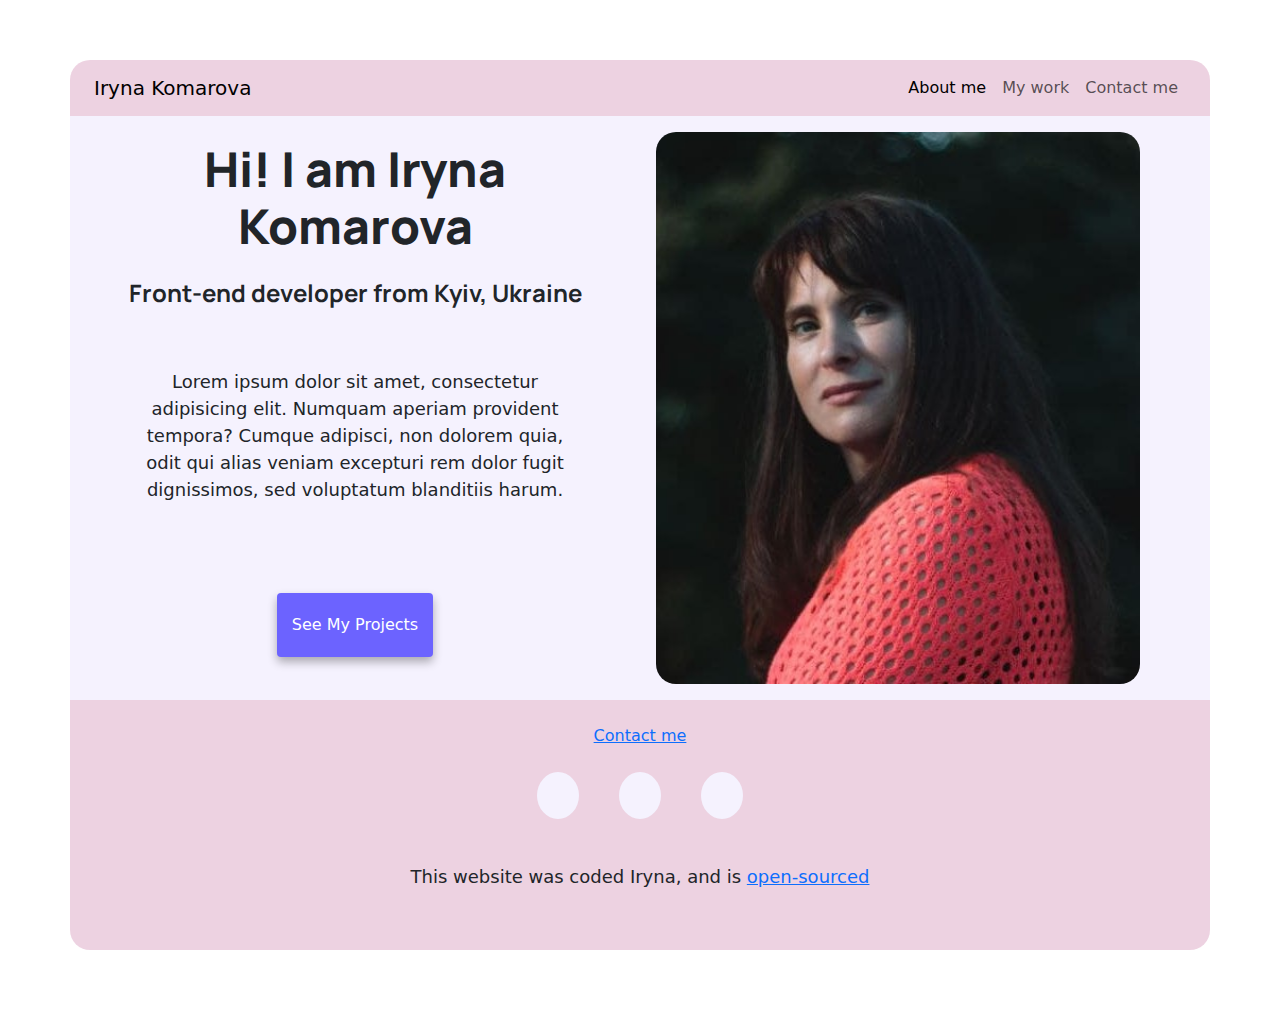
<file: index.html>
<!DOCTYPE html>
<html lang="en">
  <head>
    <meta charset="UTF-8" />
    <meta name="description" content="She Codes Responsive. Iryna`s Portfolio Project" />
    <meta http-equiv="X-UA-Compatible" content="IE=edge" />
    <meta name="viewport" content="width=device-width, initial-scale=1.0" />
    <link
      rel="stylesheet"
      href="https://cdn.jsdelivr.net/npm/bootstrap@5.0.0-beta2/dist/css/bootstrap.min.css"
      type="text/css"
    />
    <script
      src="https://cdn.jsdelivr.net/npm/bootstrap@5.0.0-beta2/dist/js/bootstrap.bundle.min.js"
      integrity="sha384-b5kHyXgcpbZJO/tY9Ul7kGkf1S0CWuKcCD38l8YkeH8z8QjE0GmW1gYU5S9FOnJ0"
      crossorigin="anonymous"
    ></script>
	<link rel="preconnect" href="https://fonts.googleapis.com">
	<link rel="preconnect" href="https://fonts.gstatic.com" crossorigin>
	<link href="https://fonts.googleapis.com/css2?family=Manrope:wght@200;300;400;500;600;700;800&display=swap" rel="stylesheet">
    <link rel="stylesheet" href="style.css" />
	<style media="all" id="fa-main">/*!
		 * Font Awesome Free 5.15.4 by @fontawesome - https://fontawesome.com
		 * License - https://fontawesome.com/license/free (Icons: CC BY 4.0, Fonts: SIL OFL 1.1, Code: MIT License)
		 */.fa,.fab,.fad,.fal,.far,.fas{-moz-osx-font-smoothing:grayscale;-webkit-font-smoothing:antialiased;display:inline-block;font-style:normal;font-variant:normal;text-rendering:auto;line-height:1}.fa-lg{font-size:1.33333em;line-height:.75em;vertical-align:-.0667em}.fa-xs{font-size:.75em}.fa-sm{font-size:.875em}.fa-1x{font-size:1em}.fa-2x{font-size:2em}.fa-3x{font-size:3em}.fa-4x{font-size:4em}.fa-5x{font-size:5em}.fa-6x{font-size:6em}.fa-7x{font-size:7em}.fa-8x{font-size:8em}.fa-9x{font-size:9em}.fa-10x{font-size:10em}.fa-fw{text-align:center;width:1.25em}.fa-ul{list-style-type:none;margin-left:2.5em;padding-left:0}.fa-ul>li{position:relative}.fa-li{left:-2em;position:absolute;text-align:center;width:2em;line-height:inherit}.fa-border{border:.08em solid #eee;border-radius:.1em;padding:.2em .25em .15em}.fa-pull-left{float:left}.fa-pull-right{float:right}.fa.fa-pull-left,.fab.fa-pull-left,.fal.fa-pull-left,.far.fa-pull-left,.fas.fa-pull-left{margin-right:.3em}.fa.fa-pull-right,.fab.fa-pull-right,.fal.fa-pull-right,.far.fa-pull-right,.fas.fa-pull-right{margin-left:.3em}.fa-spin{-webkit-animation:fa-spin 2s linear infinite;animation:fa-spin 2s linear infinite}.fa-pulse{-webkit-animation:fa-spin 1s steps(8) infinite;animation:fa-spin 1s steps(8) infinite}@-webkit-keyframes fa-spin{0%{-webkit-transform:rotate(0deg);transform:rotate(0deg)}to{-webkit-transform:rotate(1turn);transform:rotate(1turn)}}@keyframes fa-spin{0%{-webkit-transform:rotate(0deg);transform:rotate(0deg)}to{-webkit-transform:rotate(1turn);transform:rotate(1turn)}}.fa-rotate-90{-ms-filter:"progid:DXImageTransform.Microsoft.BasicImage(rotation=1)";-webkit-transform:rotate(90deg);transform:rotate(90deg)}.fa-rotate-180{-ms-filter:"progid:DXImageTransform.Microsoft.BasicImage(rotation=2)";-webkit-transform:rotate(180deg);transform:rotate(180deg)}.fa-rotate-270{-ms-filter:"progid:DXImageTransform.Microsoft.BasicImage(rotation=3)";-webkit-transform:rotate(270deg);transform:rotate(270deg)}.fa-flip-horizontal{-ms-filter:"progid:DXImageTransform.Microsoft.BasicImage(rotation=0, mirror=1)";-webkit-transform:scaleX(-1);transform:scaleX(-1)}.fa-flip-vertical{-webkit-transform:scaleY(-1);transform:scaleY(-1)}.fa-flip-both,.fa-flip-horizontal.fa-flip-vertical,.fa-flip-vertical{-ms-filter:"progid:DXImageTransform.Microsoft.BasicImage(rotation=2, mirror=1)"}.fa-flip-both,.fa-flip-horizontal.fa-flip-vertical{-webkit-transform:scale(-1);transform:scale(-1)}:root .fa-flip-both,:root .fa-flip-horizontal,:root .fa-flip-vertical,:root .fa-rotate-90,:root .fa-rotate-180,:root .fa-rotate-270{-webkit-filter:none;filter:none}.fa-stack{display:inline-block;height:2em;line-height:2em;position:relative;vertical-align:middle;width:2.5em}.fa-stack-1x,.fa-stack-2x{left:0;position:absolute;text-align:center;width:100%}.fa-stack-1x{line-height:inherit}.fa-stack-2x{font-size:2em}.fa-inverse{color:#fff}.fa-500px:before{content:"\f26e"}.fa-accessible-icon:before{content:"\f368"}.fa-accusoft:before{content:"\f369"}.fa-acquisitions-incorporated:before{content:"\f6af"}.fa-ad:before{content:"\f641"}.fa-address-book:before{content:"\f2b9"}.fa-address-card:before{content:"\f2bb"}.fa-adjust:before{content:"\f042"}.fa-adn:before{content:"\f170"}.fa-adversal:before{content:"\f36a"}.fa-affiliatetheme:before{content:"\f36b"}.fa-air-freshener:before{content:"\f5d0"}.fa-airbnb:before{content:"\f834"}.fa-algolia:before{content:"\f36c"}.fa-align-center:before{content:"\f037"}.fa-align-justify:before{content:"\f039"}.fa-align-left:before{content:"\f036"}.fa-align-right:before{content:"\f038"}.fa-alipay:before{content:"\f642"}.fa-allergies:before{content:"\f461"}.fa-amazon:before{content:"\f270"}.fa-amazon-pay:before{content:"\f42c"}.fa-ambulance:before{content:"\f0f9"}.fa-american-sign-language-interpreting:before{content:"\f2a3"}.fa-amilia:before{content:"\f36d"}.fa-anchor:before{content:"\f13d"}.fa-android:before{content:"\f17b"}.fa-angellist:before{content:"\f209"}.fa-angle-double-down:before{content:"\f103"}.fa-angle-double-left:before{content:"\f100"}.fa-angle-double-right:before{content:"\f101"}.fa-angle-double-up:before{content:"\f102"}.fa-angle-down:before{content:"\f107"}.fa-angle-left:before{content:"\f104"}.fa-angle-right:before{content:"\f105"}.fa-angle-up:before{content:"\f106"}.fa-angry:before{content:"\f556"}.fa-angrycreative:before{content:"\f36e"}.fa-angular:before{content:"\f420"}.fa-ankh:before{content:"\f644"}.fa-app-store:before{content:"\f36f"}.fa-app-store-ios:before{content:"\f370"}.fa-apper:before{content:"\f371"}.fa-apple:before{content:"\f179"}.fa-apple-alt:before{content:"\f5d1"}.fa-apple-pay:before{content:"\f415"}.fa-archive:before{content:"\f187"}.fa-archway:before{content:"\f557"}.fa-arrow-alt-circle-down:before{content:"\f358"}.fa-arrow-alt-circle-left:before{content:"\f359"}.fa-arrow-alt-circle-right:before{content:"\f35a"}.fa-arrow-alt-circle-up:before{content:"\f35b"}.fa-arrow-circle-down:before{content:"\f0ab"}.fa-arrow-circle-left:before{content:"\f0a8"}.fa-arrow-circle-right:before{content:"\f0a9"}.fa-arrow-circle-up:before{content:"\f0aa"}.fa-arrow-down:before{content:"\f063"}.fa-arrow-left:before{content:"\f060"}.fa-arrow-right:before{content:"\f061"}.fa-arrow-up:before{content:"\f062"}.fa-arrows-alt:before{content:"\f0b2"}.fa-arrows-alt-h:before{content:"\f337"}.fa-arrows-alt-v:before{content:"\f338"}.fa-artstation:before{content:"\f77a"}.fa-assistive-listening-systems:before{content:"\f2a2"}.fa-asterisk:before{content:"\f069"}.fa-asymmetrik:before{content:"\f372"}.fa-at:before{content:"\f1fa"}.fa-atlas:before{content:"\f558"}.fa-atlassian:before{content:"\f77b"}.fa-atom:before{content:"\f5d2"}.fa-audible:before{content:"\f373"}.fa-audio-description:before{content:"\f29e"}.fa-autoprefixer:before{content:"\f41c"}.fa-avianex:before{content:"\f374"}.fa-aviato:before{content:"\f421"}.fa-award:before{content:"\f559"}.fa-aws:before{content:"\f375"}.fa-baby:before{content:"\f77c"}.fa-baby-carriage:before{content:"\f77d"}.fa-backspace:before{content:"\f55a"}.fa-backward:before{content:"\f04a"}.fa-bacon:before{content:"\f7e5"}.fa-bacteria:before{content:"\e059"}.fa-bacterium:before{content:"\e05a"}.fa-bahai:before{content:"\f666"}.fa-balance-scale:before{content:"\f24e"}.fa-balance-scale-left:before{content:"\f515"}.fa-balance-scale-right:before{content:"\f516"}.fa-ban:before{content:"\f05e"}.fa-band-aid:before{content:"\f462"}.fa-bandcamp:before{content:"\f2d5"}.fa-barcode:before{content:"\f02a"}.fa-bars:before{content:"\f0c9"}.fa-baseball-ball:before{content:"\f433"}.fa-basketball-ball:before{content:"\f434"}.fa-bath:before{content:"\f2cd"}.fa-battery-empty:before{content:"\f244"}.fa-battery-full:before{content:"\f240"}.fa-battery-half:before{content:"\f242"}.fa-battery-quarter:before{content:"\f243"}.fa-battery-three-quarters:before{content:"\f241"}.fa-battle-net:before{content:"\f835"}.fa-bed:before{content:"\f236"}.fa-beer:before{content:"\f0fc"}.fa-behance:before{content:"\f1b4"}.fa-behance-square:before{content:"\f1b5"}.fa-bell:before{content:"\f0f3"}.fa-bell-slash:before{content:"\f1f6"}.fa-bezier-curve:before{content:"\f55b"}.fa-bible:before{content:"\f647"}.fa-bicycle:before{content:"\f206"}.fa-biking:before{content:"\f84a"}.fa-bimobject:before{content:"\f378"}.fa-binoculars:before{content:"\f1e5"}.fa-biohazard:before{content:"\f780"}.fa-birthday-cake:before{content:"\f1fd"}.fa-bitbucket:before{content:"\f171"}.fa-bitcoin:before{content:"\f379"}.fa-bity:before{content:"\f37a"}.fa-black-tie:before{content:"\f27e"}.fa-blackberry:before{content:"\f37b"}.fa-blender:before{content:"\f517"}.fa-blender-phone:before{content:"\f6b6"}.fa-blind:before{content:"\f29d"}.fa-blog:before{content:"\f781"}.fa-blogger:before{content:"\f37c"}.fa-blogger-b:before{content:"\f37d"}.fa-bluetooth:before{content:"\f293"}.fa-bluetooth-b:before{content:"\f294"}.fa-bold:before{content:"\f032"}.fa-bolt:before{content:"\f0e7"}.fa-bomb:before{content:"\f1e2"}.fa-bone:before{content:"\f5d7"}.fa-bong:before{content:"\f55c"}.fa-book:before{content:"\f02d"}.fa-book-dead:before{content:"\f6b7"}.fa-book-medical:before{content:"\f7e6"}.fa-book-open:before{content:"\f518"}.fa-book-reader:before{content:"\f5da"}.fa-bookmark:before{content:"\f02e"}.fa-bootstrap:before{content:"\f836"}.fa-border-all:before{content:"\f84c"}.fa-border-none:before{content:"\f850"}.fa-border-style:before{content:"\f853"}.fa-bowling-ball:before{content:"\f436"}.fa-box:before{content:"\f466"}.fa-box-open:before{content:"\f49e"}.fa-box-tissue:before{content:"\e05b"}.fa-boxes:before{content:"\f468"}.fa-braille:before{content:"\f2a1"}.fa-brain:before{content:"\f5dc"}.fa-bread-slice:before{content:"\f7ec"}.fa-briefcase:before{content:"\f0b1"}.fa-briefcase-medical:before{content:"\f469"}.fa-broadcast-tower:before{content:"\f519"}.fa-broom:before{content:"\f51a"}.fa-brush:before{content:"\f55d"}.fa-btc:before{content:"\f15a"}.fa-buffer:before{content:"\f837"}.fa-bug:before{content:"\f188"}.fa-building:before{content:"\f1ad"}.fa-bullhorn:before{content:"\f0a1"}.fa-bullseye:before{content:"\f140"}.fa-burn:before{content:"\f46a"}.fa-buromobelexperte:before{content:"\f37f"}.fa-bus:before{content:"\f207"}.fa-bus-alt:before{content:"\f55e"}.fa-business-time:before{content:"\f64a"}.fa-buy-n-large:before{content:"\f8a6"}.fa-buysellads:before{content:"\f20d"}.fa-calculator:before{content:"\f1ec"}.fa-calendar:before{content:"\f133"}.fa-calendar-alt:before{content:"\f073"}.fa-calendar-check:before{content:"\f274"}.fa-calendar-day:before{content:"\f783"}.fa-calendar-minus:before{content:"\f272"}.fa-calendar-plus:before{content:"\f271"}.fa-calendar-times:before{content:"\f273"}.fa-calendar-week:before{content:"\f784"}.fa-camera:before{content:"\f030"}.fa-camera-retro:before{content:"\f083"}.fa-campground:before{content:"\f6bb"}.fa-canadian-maple-leaf:before{content:"\f785"}.fa-candy-cane:before{content:"\f786"}.fa-cannabis:before{content:"\f55f"}.fa-capsules:before{content:"\f46b"}.fa-car:before{content:"\f1b9"}.fa-car-alt:before{content:"\f5de"}.fa-car-battery:before{content:"\f5df"}.fa-car-crash:before{content:"\f5e1"}.fa-car-side:before{content:"\f5e4"}.fa-caravan:before{content:"\f8ff"}.fa-caret-down:before{content:"\f0d7"}.fa-caret-left:before{content:"\f0d9"}.fa-caret-right:before{content:"\f0da"}.fa-caret-square-down:before{content:"\f150"}.fa-caret-square-left:before{content:"\f191"}.fa-caret-square-right:before{content:"\f152"}.fa-caret-square-up:before{content:"\f151"}.fa-caret-up:before{content:"\f0d8"}.fa-carrot:before{content:"\f787"}.fa-cart-arrow-down:before{content:"\f218"}.fa-cart-plus:before{content:"\f217"}.fa-cash-register:before{content:"\f788"}.fa-cat:before{content:"\f6be"}.fa-cc-amazon-pay:before{content:"\f42d"}.fa-cc-amex:before{content:"\f1f3"}.fa-cc-apple-pay:before{content:"\f416"}.fa-cc-diners-club:before{content:"\f24c"}.fa-cc-discover:before{content:"\f1f2"}.fa-cc-jcb:before{content:"\f24b"}.fa-cc-mastercard:before{content:"\f1f1"}.fa-cc-paypal:before{content:"\f1f4"}.fa-cc-stripe:before{content:"\f1f5"}.fa-cc-visa:before{content:"\f1f0"}.fa-centercode:before{content:"\f380"}.fa-centos:before{content:"\f789"}.fa-certificate:before{content:"\f0a3"}.fa-chair:before{content:"\f6c0"}.fa-chalkboard:before{content:"\f51b"}.fa-chalkboard-teacher:before{content:"\f51c"}.fa-charging-station:before{content:"\f5e7"}.fa-chart-area:before{content:"\f1fe"}.fa-chart-bar:before{content:"\f080"}.fa-chart-line:before{content:"\f201"}.fa-chart-pie:before{content:"\f200"}.fa-check:before{content:"\f00c"}.fa-check-circle:before{content:"\f058"}.fa-check-double:before{content:"\f560"}.fa-check-square:before{content:"\f14a"}.fa-cheese:before{content:"\f7ef"}.fa-chess:before{content:"\f439"}.fa-chess-bishop:before{content:"\f43a"}.fa-chess-board:before{content:"\f43c"}.fa-chess-king:before{content:"\f43f"}.fa-chess-knight:before{content:"\f441"}.fa-chess-pawn:before{content:"\f443"}.fa-chess-queen:before{content:"\f445"}.fa-chess-rook:before{content:"\f447"}.fa-chevron-circle-down:before{content:"\f13a"}.fa-chevron-circle-left:before{content:"\f137"}.fa-chevron-circle-right:before{content:"\f138"}.fa-chevron-circle-up:before{content:"\f139"}.fa-chevron-down:before{content:"\f078"}.fa-chevron-left:before{content:"\f053"}.fa-chevron-right:before{content:"\f054"}.fa-chevron-up:before{content:"\f077"}.fa-child:before{content:"\f1ae"}.fa-chrome:before{content:"\f268"}.fa-chromecast:before{content:"\f838"}.fa-church:before{content:"\f51d"}.fa-circle:before{content:"\f111"}.fa-circle-notch:before{content:"\f1ce"}.fa-city:before{content:"\f64f"}.fa-clinic-medical:before{content:"\f7f2"}.fa-clipboard:before{content:"\f328"}.fa-clipboard-check:before{content:"\f46c"}.fa-clipboard-list:before{content:"\f46d"}.fa-clock:before{content:"\f017"}.fa-clone:before{content:"\f24d"}.fa-closed-captioning:before{content:"\f20a"}.fa-cloud:before{content:"\f0c2"}.fa-cloud-download-alt:before{content:"\f381"}.fa-cloud-meatball:before{content:"\f73b"}.fa-cloud-moon:before{content:"\f6c3"}.fa-cloud-moon-rain:before{content:"\f73c"}.fa-cloud-rain:before{content:"\f73d"}.fa-cloud-showers-heavy:before{content:"\f740"}.fa-cloud-sun:before{content:"\f6c4"}.fa-cloud-sun-rain:before{content:"\f743"}.fa-cloud-upload-alt:before{content:"\f382"}.fa-cloudflare:before{content:"\e07d"}.fa-cloudscale:before{content:"\f383"}.fa-cloudsmith:before{content:"\f384"}.fa-cloudversify:before{content:"\f385"}.fa-cocktail:before{content:"\f561"}.fa-code:before{content:"\f121"}.fa-code-branch:before{content:"\f126"}.fa-codepen:before{content:"\f1cb"}.fa-codiepie:before{content:"\f284"}.fa-coffee:before{content:"\f0f4"}.fa-cog:before{content:"\f013"}.fa-cogs:before{content:"\f085"}.fa-coins:before{content:"\f51e"}.fa-columns:before{content:"\f0db"}.fa-comment:before{content:"\f075"}.fa-comment-alt:before{content:"\f27a"}.fa-comment-dollar:before{content:"\f651"}.fa-comment-dots:before{content:"\f4ad"}.fa-comment-medical:before{content:"\f7f5"}.fa-comment-slash:before{content:"\f4b3"}.fa-comments:before{content:"\f086"}.fa-comments-dollar:before{content:"\f653"}.fa-compact-disc:before{content:"\f51f"}.fa-compass:before{content:"\f14e"}.fa-compress:before{content:"\f066"}.fa-compress-alt:before{content:"\f422"}.fa-compress-arrows-alt:before{content:"\f78c"}.fa-concierge-bell:before{content:"\f562"}.fa-confluence:before{content:"\f78d"}.fa-connectdevelop:before{content:"\f20e"}.fa-contao:before{content:"\f26d"}.fa-cookie:before{content:"\f563"}.fa-cookie-bite:before{content:"\f564"}.fa-copy:before{content:"\f0c5"}.fa-copyright:before{content:"\f1f9"}.fa-cotton-bureau:before{content:"\f89e"}.fa-couch:before{content:"\f4b8"}.fa-cpanel:before{content:"\f388"}.fa-creative-commons:before{content:"\f25e"}.fa-creative-commons-by:before{content:"\f4e7"}.fa-creative-commons-nc:before{content:"\f4e8"}.fa-creative-commons-nc-eu:before{content:"\f4e9"}.fa-creative-commons-nc-jp:before{content:"\f4ea"}.fa-creative-commons-nd:before{content:"\f4eb"}.fa-creative-commons-pd:before{content:"\f4ec"}.fa-creative-commons-pd-alt:before{content:"\f4ed"}.fa-creative-commons-remix:before{content:"\f4ee"}.fa-creative-commons-sa:before{content:"\f4ef"}.fa-creative-commons-sampling:before{content:"\f4f0"}.fa-creative-commons-sampling-plus:before{content:"\f4f1"}.fa-creative-commons-share:before{content:"\f4f2"}.fa-creative-commons-zero:before{content:"\f4f3"}.fa-credit-card:before{content:"\f09d"}.fa-critical-role:before{content:"\f6c9"}.fa-crop:before{content:"\f125"}.fa-crop-alt:before{content:"\f565"}.fa-cross:before{content:"\f654"}.fa-crosshairs:before{content:"\f05b"}.fa-crow:before{content:"\f520"}.fa-crown:before{content:"\f521"}.fa-crutch:before{content:"\f7f7"}.fa-css3:before{content:"\f13c"}.fa-css3-alt:before{content:"\f38b"}.fa-cube:before{content:"\f1b2"}.fa-cubes:before{content:"\f1b3"}.fa-cut:before{content:"\f0c4"}.fa-cuttlefish:before{content:"\f38c"}.fa-d-and-d:before{content:"\f38d"}.fa-d-and-d-beyond:before{content:"\f6ca"}.fa-dailymotion:before{content:"\e052"}.fa-dashcube:before{content:"\f210"}.fa-database:before{content:"\f1c0"}.fa-deaf:before{content:"\f2a4"}.fa-deezer:before{content:"\e077"}.fa-delicious:before{content:"\f1a5"}.fa-democrat:before{content:"\f747"}.fa-deploydog:before{content:"\f38e"}.fa-deskpro:before{content:"\f38f"}.fa-desktop:before{content:"\f108"}.fa-dev:before{content:"\f6cc"}.fa-deviantart:before{content:"\f1bd"}.fa-dharmachakra:before{content:"\f655"}.fa-dhl:before{content:"\f790"}.fa-diagnoses:before{content:"\f470"}.fa-diaspora:before{content:"\f791"}.fa-dice:before{content:"\f522"}.fa-dice-d20:before{content:"\f6cf"}.fa-dice-d6:before{content:"\f6d1"}.fa-dice-five:before{content:"\f523"}.fa-dice-four:before{content:"\f524"}.fa-dice-one:before{content:"\f525"}.fa-dice-six:before{content:"\f526"}.fa-dice-three:before{content:"\f527"}.fa-dice-two:before{content:"\f528"}.fa-digg:before{content:"\f1a6"}.fa-digital-ocean:before{content:"\f391"}.fa-digital-tachograph:before{content:"\f566"}.fa-directions:before{content:"\f5eb"}.fa-discord:before{content:"\f392"}.fa-discourse:before{content:"\f393"}.fa-disease:before{content:"\f7fa"}.fa-divide:before{content:"\f529"}.fa-dizzy:before{content:"\f567"}.fa-dna:before{content:"\f471"}.fa-dochub:before{content:"\f394"}.fa-docker:before{content:"\f395"}.fa-dog:before{content:"\f6d3"}.fa-dollar-sign:before{content:"\f155"}.fa-dolly:before{content:"\f472"}.fa-dolly-flatbed:before{content:"\f474"}.fa-donate:before{content:"\f4b9"}.fa-door-closed:before{content:"\f52a"}.fa-door-open:before{content:"\f52b"}.fa-dot-circle:before{content:"\f192"}.fa-dove:before{content:"\f4ba"}.fa-download:before{content:"\f019"}.fa-draft2digital:before{content:"\f396"}.fa-drafting-compass:before{content:"\f568"}.fa-dragon:before{content:"\f6d5"}.fa-draw-polygon:before{content:"\f5ee"}.fa-dribbble:before{content:"\f17d"}.fa-dribbble-square:before{content:"\f397"}.fa-dropbox:before{content:"\f16b"}.fa-drum:before{content:"\f569"}.fa-drum-steelpan:before{content:"\f56a"}.fa-drumstick-bite:before{content:"\f6d7"}.fa-drupal:before{content:"\f1a9"}.fa-dumbbell:before{content:"\f44b"}.fa-dumpster:before{content:"\f793"}.fa-dumpster-fire:before{content:"\f794"}.fa-dungeon:before{content:"\f6d9"}.fa-dyalog:before{content:"\f399"}.fa-earlybirds:before{content:"\f39a"}.fa-ebay:before{content:"\f4f4"}.fa-edge:before{content:"\f282"}.fa-edge-legacy:before{content:"\e078"}.fa-edit:before{content:"\f044"}.fa-egg:before{content:"\f7fb"}.fa-eject:before{content:"\f052"}.fa-elementor:before{content:"\f430"}.fa-ellipsis-h:before{content:"\f141"}.fa-ellipsis-v:before{content:"\f142"}.fa-ello:before{content:"\f5f1"}.fa-ember:before{content:"\f423"}.fa-empire:before{content:"\f1d1"}.fa-envelope:before{content:"\f0e0"}.fa-envelope-open:before{content:"\f2b6"}.fa-envelope-open-text:before{content:"\f658"}.fa-envelope-square:before{content:"\f199"}.fa-envira:before{content:"\f299"}.fa-equals:before{content:"\f52c"}.fa-eraser:before{content:"\f12d"}.fa-erlang:before{content:"\f39d"}.fa-ethereum:before{content:"\f42e"}.fa-ethernet:before{content:"\f796"}.fa-etsy:before{content:"\f2d7"}.fa-euro-sign:before{content:"\f153"}.fa-evernote:before{content:"\f839"}.fa-exchange-alt:before{content:"\f362"}.fa-exclamation:before{content:"\f12a"}.fa-exclamation-circle:before{content:"\f06a"}.fa-exclamation-triangle:before{content:"\f071"}.fa-expand:before{content:"\f065"}.fa-expand-alt:before{content:"\f424"}.fa-expand-arrows-alt:before{content:"\f31e"}.fa-expeditedssl:before{content:"\f23e"}.fa-external-link-alt:before{content:"\f35d"}.fa-external-link-square-alt:before{content:"\f360"}.fa-eye:before{content:"\f06e"}.fa-eye-dropper:before{content:"\f1fb"}.fa-eye-slash:before{content:"\f070"}.fa-facebook:before{content:"\f09a"}.fa-facebook-f:before{content:"\f39e"}.fa-facebook-messenger:before{content:"\f39f"}.fa-facebook-square:before{content:"\f082"}.fa-fan:before{content:"\f863"}.fa-fantasy-flight-games:before{content:"\f6dc"}.fa-fast-backward:before{content:"\f049"}.fa-fast-forward:before{content:"\f050"}.fa-faucet:before{content:"\e005"}.fa-fax:before{content:"\f1ac"}.fa-feather:before{content:"\f52d"}.fa-feather-alt:before{content:"\f56b"}.fa-fedex:before{content:"\f797"}.fa-fedora:before{content:"\f798"}.fa-female:before{content:"\f182"}.fa-fighter-jet:before{content:"\f0fb"}.fa-figma:before{content:"\f799"}.fa-file:before{content:"\f15b"}.fa-file-alt:before{content:"\f15c"}.fa-file-archive:before{content:"\f1c6"}.fa-file-audio:before{content:"\f1c7"}.fa-file-code:before{content:"\f1c9"}.fa-file-contract:before{content:"\f56c"}.fa-file-csv:before{content:"\f6dd"}.fa-file-download:before{content:"\f56d"}.fa-file-excel:before{content:"\f1c3"}.fa-file-export:before{content:"\f56e"}.fa-file-image:before{content:"\f1c5"}.fa-file-import:before{content:"\f56f"}.fa-file-invoice:before{content:"\f570"}.fa-file-invoice-dollar:before{content:"\f571"}.fa-file-medical:before{content:"\f477"}.fa-file-medical-alt:before{content:"\f478"}.fa-file-pdf:before{content:"\f1c1"}.fa-file-powerpoint:before{content:"\f1c4"}.fa-file-prescription:before{content:"\f572"}.fa-file-signature:before{content:"\f573"}.fa-file-upload:before{content:"\f574"}.fa-file-video:before{content:"\f1c8"}.fa-file-word:before{content:"\f1c2"}.fa-fill:before{content:"\f575"}.fa-fill-drip:before{content:"\f576"}.fa-film:before{content:"\f008"}.fa-filter:before{content:"\f0b0"}.fa-fingerprint:before{content:"\f577"}.fa-fire:before{content:"\f06d"}.fa-fire-alt:before{content:"\f7e4"}.fa-fire-extinguisher:before{content:"\f134"}.fa-firefox:before{content:"\f269"}.fa-firefox-browser:before{content:"\e007"}.fa-first-aid:before{content:"\f479"}.fa-first-order:before{content:"\f2b0"}.fa-first-order-alt:before{content:"\f50a"}.fa-firstdraft:before{content:"\f3a1"}.fa-fish:before{content:"\f578"}.fa-fist-raised:before{content:"\f6de"}.fa-flag:before{content:"\f024"}.fa-flag-checkered:before{content:"\f11e"}.fa-flag-usa:before{content:"\f74d"}.fa-flask:before{content:"\f0c3"}.fa-flickr:before{content:"\f16e"}.fa-flipboard:before{content:"\f44d"}.fa-flushed:before{content:"\f579"}.fa-fly:before{content:"\f417"}.fa-folder:before{content:"\f07b"}.fa-folder-minus:before{content:"\f65d"}.fa-folder-open:before{content:"\f07c"}.fa-folder-plus:before{content:"\f65e"}.fa-font:before{content:"\f031"}.fa-font-awesome:before{content:"\f2b4"}.fa-font-awesome-alt:before{content:"\f35c"}.fa-font-awesome-flag:before{content:"\f425"}.fa-font-awesome-logo-full:before{content:"\f4e6"}.fa-fonticons:before{content:"\f280"}.fa-fonticons-fi:before{content:"\f3a2"}.fa-football-ball:before{content:"\f44e"}.fa-fort-awesome:before{content:"\f286"}.fa-fort-awesome-alt:before{content:"\f3a3"}.fa-forumbee:before{content:"\f211"}.fa-forward:before{content:"\f04e"}.fa-foursquare:before{content:"\f180"}.fa-free-code-camp:before{content:"\f2c5"}.fa-freebsd:before{content:"\f3a4"}.fa-frog:before{content:"\f52e"}.fa-frown:before{content:"\f119"}.fa-frown-open:before{content:"\f57a"}.fa-fulcrum:before{content:"\f50b"}.fa-funnel-dollar:before{content:"\f662"}.fa-futbol:before{content:"\f1e3"}.fa-galactic-republic:before{content:"\f50c"}.fa-galactic-senate:before{content:"\f50d"}.fa-gamepad:before{content:"\f11b"}.fa-gas-pump:before{content:"\f52f"}.fa-gavel:before{content:"\f0e3"}.fa-gem:before{content:"\f3a5"}.fa-genderless:before{content:"\f22d"}.fa-get-pocket:before{content:"\f265"}.fa-gg:before{content:"\f260"}.fa-gg-circle:before{content:"\f261"}.fa-ghost:before{content:"\f6e2"}.fa-gift:before{content:"\f06b"}.fa-gifts:before{content:"\f79c"}.fa-git:before{content:"\f1d3"}.fa-git-alt:before{content:"\f841"}.fa-git-square:before{content:"\f1d2"}.fa-github:before{content:"\f09b"}.fa-github-alt:before{content:"\f113"}.fa-github-square:before{content:"\f092"}.fa-gitkraken:before{content:"\f3a6"}.fa-gitlab:before{content:"\f296"}.fa-gitter:before{content:"\f426"}.fa-glass-cheers:before{content:"\f79f"}.fa-glass-martini:before{content:"\f000"}.fa-glass-martini-alt:before{content:"\f57b"}.fa-glass-whiskey:before{content:"\f7a0"}.fa-glasses:before{content:"\f530"}.fa-glide:before{content:"\f2a5"}.fa-glide-g:before{content:"\f2a6"}.fa-globe:before{content:"\f0ac"}.fa-globe-africa:before{content:"\f57c"}.fa-globe-americas:before{content:"\f57d"}.fa-globe-asia:before{content:"\f57e"}.fa-globe-europe:before{content:"\f7a2"}.fa-gofore:before{content:"\f3a7"}.fa-golf-ball:before{content:"\f450"}.fa-goodreads:before{content:"\f3a8"}.fa-goodreads-g:before{content:"\f3a9"}.fa-google:before{content:"\f1a0"}.fa-google-drive:before{content:"\f3aa"}.fa-google-pay:before{content:"\e079"}.fa-google-play:before{content:"\f3ab"}.fa-google-plus:before{content:"\f2b3"}.fa-google-plus-g:before{content:"\f0d5"}.fa-google-plus-square:before{content:"\f0d4"}.fa-google-wallet:before{content:"\f1ee"}.fa-gopuram:before{content:"\f664"}.fa-graduation-cap:before{content:"\f19d"}.fa-gratipay:before{content:"\f184"}.fa-grav:before{content:"\f2d6"}.fa-greater-than:before{content:"\f531"}.fa-greater-than-equal:before{content:"\f532"}.fa-grimace:before{content:"\f57f"}.fa-grin:before{content:"\f580"}.fa-grin-alt:before{content:"\f581"}.fa-grin-beam:before{content:"\f582"}.fa-grin-beam-sweat:before{content:"\f583"}.fa-grin-hearts:before{content:"\f584"}.fa-grin-squint:before{content:"\f585"}.fa-grin-squint-tears:before{content:"\f586"}.fa-grin-stars:before{content:"\f587"}.fa-grin-tears:before{content:"\f588"}.fa-grin-tongue:before{content:"\f589"}.fa-grin-tongue-squint:before{content:"\f58a"}.fa-grin-tongue-wink:before{content:"\f58b"}.fa-grin-wink:before{content:"\f58c"}.fa-grip-horizontal:before{content:"\f58d"}.fa-grip-lines:before{content:"\f7a4"}.fa-grip-lines-vertical:before{content:"\f7a5"}.fa-grip-vertical:before{content:"\f58e"}.fa-gripfire:before{content:"\f3ac"}.fa-grunt:before{content:"\f3ad"}.fa-guilded:before{content:"\e07e"}.fa-guitar:before{content:"\f7a6"}.fa-gulp:before{content:"\f3ae"}.fa-h-square:before{content:"\f0fd"}.fa-hacker-news:before{content:"\f1d4"}.fa-hacker-news-square:before{content:"\f3af"}.fa-hackerrank:before{content:"\f5f7"}.fa-hamburger:before{content:"\f805"}.fa-hammer:before{content:"\f6e3"}.fa-hamsa:before{content:"\f665"}.fa-hand-holding:before{content:"\f4bd"}.fa-hand-holding-heart:before{content:"\f4be"}.fa-hand-holding-medical:before{content:"\e05c"}.fa-hand-holding-usd:before{content:"\f4c0"}.fa-hand-holding-water:before{content:"\f4c1"}.fa-hand-lizard:before{content:"\f258"}.fa-hand-middle-finger:before{content:"\f806"}.fa-hand-paper:before{content:"\f256"}.fa-hand-peace:before{content:"\f25b"}.fa-hand-point-down:before{content:"\f0a7"}.fa-hand-point-left:before{content:"\f0a5"}.fa-hand-point-right:before{content:"\f0a4"}.fa-hand-point-up:before{content:"\f0a6"}.fa-hand-pointer:before{content:"\f25a"}.fa-hand-rock:before{content:"\f255"}.fa-hand-scissors:before{content:"\f257"}.fa-hand-sparkles:before{content:"\e05d"}.fa-hand-spock:before{content:"\f259"}.fa-hands:before{content:"\f4c2"}.fa-hands-helping:before{content:"\f4c4"}.fa-hands-wash:before{content:"\e05e"}.fa-handshake:before{content:"\f2b5"}.fa-handshake-alt-slash:before{content:"\e05f"}.fa-handshake-slash:before{content:"\e060"}.fa-hanukiah:before{content:"\f6e6"}.fa-hard-hat:before{content:"\f807"}.fa-hashtag:before{content:"\f292"}.fa-hat-cowboy:before{content:"\f8c0"}.fa-hat-cowboy-side:before{content:"\f8c1"}.fa-hat-wizard:before{content:"\f6e8"}.fa-hdd:before{content:"\f0a0"}.fa-head-side-cough:before{content:"\e061"}.fa-head-side-cough-slash:before{content:"\e062"}.fa-head-side-mask:before{content:"\e063"}.fa-head-side-virus:before{content:"\e064"}.fa-heading:before{content:"\f1dc"}.fa-headphones:before{content:"\f025"}.fa-headphones-alt:before{content:"\f58f"}.fa-headset:before{content:"\f590"}.fa-heart:before{content:"\f004"}.fa-heart-broken:before{content:"\f7a9"}.fa-heartbeat:before{content:"\f21e"}.fa-helicopter:before{content:"\f533"}.fa-highlighter:before{content:"\f591"}.fa-hiking:before{content:"\f6ec"}.fa-hippo:before{content:"\f6ed"}.fa-hips:before{content:"\f452"}.fa-hire-a-helper:before{content:"\f3b0"}.fa-history:before{content:"\f1da"}.fa-hive:before{content:"\e07f"}.fa-hockey-puck:before{content:"\f453"}.fa-holly-berry:before{content:"\f7aa"}.fa-home:before{content:"\f015"}.fa-hooli:before{content:"\f427"}.fa-hornbill:before{content:"\f592"}.fa-horse:before{content:"\f6f0"}.fa-horse-head:before{content:"\f7ab"}.fa-hospital:before{content:"\f0f8"}.fa-hospital-alt:before{content:"\f47d"}.fa-hospital-symbol:before{content:"\f47e"}.fa-hospital-user:before{content:"\f80d"}.fa-hot-tub:before{content:"\f593"}.fa-hotdog:before{content:"\f80f"}.fa-hotel:before{content:"\f594"}.fa-hotjar:before{content:"\f3b1"}.fa-hourglass:before{content:"\f254"}.fa-hourglass-end:before{content:"\f253"}.fa-hourglass-half:before{content:"\f252"}.fa-hourglass-start:before{content:"\f251"}.fa-house-damage:before{content:"\f6f1"}.fa-house-user:before{content:"\e065"}.fa-houzz:before{content:"\f27c"}.fa-hryvnia:before{content:"\f6f2"}.fa-html5:before{content:"\f13b"}.fa-hubspot:before{content:"\f3b2"}.fa-i-cursor:before{content:"\f246"}.fa-ice-cream:before{content:"\f810"}.fa-icicles:before{content:"\f7ad"}.fa-icons:before{content:"\f86d"}.fa-id-badge:before{content:"\f2c1"}.fa-id-card:before{content:"\f2c2"}.fa-id-card-alt:before{content:"\f47f"}.fa-ideal:before{content:"\e013"}.fa-igloo:before{content:"\f7ae"}.fa-image:before{content:"\f03e"}.fa-images:before{content:"\f302"}.fa-imdb:before{content:"\f2d8"}.fa-inbox:before{content:"\f01c"}.fa-indent:before{content:"\f03c"}.fa-industry:before{content:"\f275"}.fa-infinity:before{content:"\f534"}.fa-info:before{content:"\f129"}.fa-info-circle:before{content:"\f05a"}.fa-innosoft:before{content:"\e080"}.fa-instagram:before{content:"\f16d"}.fa-instagram-square:before{content:"\e055"}.fa-instalod:before{content:"\e081"}.fa-intercom:before{content:"\f7af"}.fa-internet-explorer:before{content:"\f26b"}.fa-invision:before{content:"\f7b0"}.fa-ioxhost:before{content:"\f208"}.fa-italic:before{content:"\f033"}.fa-itch-io:before{content:"\f83a"}.fa-itunes:before{content:"\f3b4"}.fa-itunes-note:before{content:"\f3b5"}.fa-java:before{content:"\f4e4"}.fa-jedi:before{content:"\f669"}.fa-jedi-order:before{content:"\f50e"}.fa-jenkins:before{content:"\f3b6"}.fa-jira:before{content:"\f7b1"}.fa-joget:before{content:"\f3b7"}.fa-joint:before{content:"\f595"}.fa-joomla:before{content:"\f1aa"}.fa-journal-whills:before{content:"\f66a"}.fa-js:before{content:"\f3b8"}.fa-js-square:before{content:"\f3b9"}.fa-jsfiddle:before{content:"\f1cc"}.fa-kaaba:before{content:"\f66b"}.fa-kaggle:before{content:"\f5fa"}.fa-key:before{content:"\f084"}.fa-keybase:before{content:"\f4f5"}.fa-keyboard:before{content:"\f11c"}.fa-keycdn:before{content:"\f3ba"}.fa-khanda:before{content:"\f66d"}.fa-kickstarter:before{content:"\f3bb"}.fa-kickstarter-k:before{content:"\f3bc"}.fa-kiss:before{content:"\f596"}.fa-kiss-beam:before{content:"\f597"}.fa-kiss-wink-heart:before{content:"\f598"}.fa-kiwi-bird:before{content:"\f535"}.fa-korvue:before{content:"\f42f"}.fa-landmark:before{content:"\f66f"}.fa-language:before{content:"\f1ab"}.fa-laptop:before{content:"\f109"}.fa-laptop-code:before{content:"\f5fc"}.fa-laptop-house:before{content:"\e066"}.fa-laptop-medical:before{content:"\f812"}.fa-laravel:before{content:"\f3bd"}.fa-lastfm:before{content:"\f202"}.fa-lastfm-square:before{content:"\f203"}.fa-laugh:before{content:"\f599"}.fa-laugh-beam:before{content:"\f59a"}.fa-laugh-squint:before{content:"\f59b"}.fa-laugh-wink:before{content:"\f59c"}.fa-layer-group:before{content:"\f5fd"}.fa-leaf:before{content:"\f06c"}.fa-leanpub:before{content:"\f212"}.fa-lemon:before{content:"\f094"}.fa-less:before{content:"\f41d"}.fa-less-than:before{content:"\f536"}.fa-less-than-equal:before{content:"\f537"}.fa-level-down-alt:before{content:"\f3be"}.fa-level-up-alt:before{content:"\f3bf"}.fa-life-ring:before{content:"\f1cd"}.fa-lightbulb:before{content:"\f0eb"}.fa-line:before{content:"\f3c0"}.fa-link:before{content:"\f0c1"}.fa-linkedin:before{content:"\f08c"}.fa-linkedin-in:before{content:"\f0e1"}.fa-linode:before{content:"\f2b8"}.fa-linux:before{content:"\f17c"}.fa-lira-sign:before{content:"\f195"}.fa-list:before{content:"\f03a"}.fa-list-alt:before{content:"\f022"}.fa-list-ol:before{content:"\f0cb"}.fa-list-ul:before{content:"\f0ca"}.fa-location-arrow:before{content:"\f124"}.fa-lock:before{content:"\f023"}.fa-lock-open:before{content:"\f3c1"}.fa-long-arrow-alt-down:before{content:"\f309"}.fa-long-arrow-alt-left:before{content:"\f30a"}.fa-long-arrow-alt-right:before{content:"\f30b"}.fa-long-arrow-alt-up:before{content:"\f30c"}.fa-low-vision:before{content:"\f2a8"}.fa-luggage-cart:before{content:"\f59d"}.fa-lungs:before{content:"\f604"}.fa-lungs-virus:before{content:"\e067"}.fa-lyft:before{content:"\f3c3"}.fa-magento:before{content:"\f3c4"}.fa-magic:before{content:"\f0d0"}.fa-magnet:before{content:"\f076"}.fa-mail-bulk:before{content:"\f674"}.fa-mailchimp:before{content:"\f59e"}.fa-male:before{content:"\f183"}.fa-mandalorian:before{content:"\f50f"}.fa-map:before{content:"\f279"}.fa-map-marked:before{content:"\f59f"}.fa-map-marked-alt:before{content:"\f5a0"}.fa-map-marker:before{content:"\f041"}.fa-map-marker-alt:before{content:"\f3c5"}.fa-map-pin:before{content:"\f276"}.fa-map-signs:before{content:"\f277"}.fa-markdown:before{content:"\f60f"}.fa-marker:before{content:"\f5a1"}.fa-mars:before{content:"\f222"}.fa-mars-double:before{content:"\f227"}.fa-mars-stroke:before{content:"\f229"}.fa-mars-stroke-h:before{content:"\f22b"}.fa-mars-stroke-v:before{content:"\f22a"}.fa-mask:before{content:"\f6fa"}.fa-mastodon:before{content:"\f4f6"}.fa-maxcdn:before{content:"\f136"}.fa-mdb:before{content:"\f8ca"}.fa-medal:before{content:"\f5a2"}.fa-medapps:before{content:"\f3c6"}.fa-medium:before{content:"\f23a"}.fa-medium-m:before{content:"\f3c7"}.fa-medkit:before{content:"\f0fa"}.fa-medrt:before{content:"\f3c8"}.fa-meetup:before{content:"\f2e0"}.fa-megaport:before{content:"\f5a3"}.fa-meh:before{content:"\f11a"}.fa-meh-blank:before{content:"\f5a4"}.fa-meh-rolling-eyes:before{content:"\f5a5"}.fa-memory:before{content:"\f538"}.fa-mendeley:before{content:"\f7b3"}.fa-menorah:before{content:"\f676"}.fa-mercury:before{content:"\f223"}.fa-meteor:before{content:"\f753"}.fa-microblog:before{content:"\e01a"}.fa-microchip:before{content:"\f2db"}.fa-microphone:before{content:"\f130"}.fa-microphone-alt:before{content:"\f3c9"}.fa-microphone-alt-slash:before{content:"\f539"}.fa-microphone-slash:before{content:"\f131"}.fa-microscope:before{content:"\f610"}.fa-microsoft:before{content:"\f3ca"}.fa-minus:before{content:"\f068"}.fa-minus-circle:before{content:"\f056"}.fa-minus-square:before{content:"\f146"}.fa-mitten:before{content:"\f7b5"}.fa-mix:before{content:"\f3cb"}.fa-mixcloud:before{content:"\f289"}.fa-mixer:before{content:"\e056"}.fa-mizuni:before{content:"\f3cc"}.fa-mobile:before{content:"\f10b"}.fa-mobile-alt:before{content:"\f3cd"}.fa-modx:before{content:"\f285"}.fa-monero:before{content:"\f3d0"}.fa-money-bill:before{content:"\f0d6"}.fa-money-bill-alt:before{content:"\f3d1"}.fa-money-bill-wave:before{content:"\f53a"}.fa-money-bill-wave-alt:before{content:"\f53b"}.fa-money-check:before{content:"\f53c"}.fa-money-check-alt:before{content:"\f53d"}.fa-monument:before{content:"\f5a6"}.fa-moon:before{content:"\f186"}.fa-mortar-pestle:before{content:"\f5a7"}.fa-mosque:before{content:"\f678"}.fa-motorcycle:before{content:"\f21c"}.fa-mountain:before{content:"\f6fc"}.fa-mouse:before{content:"\f8cc"}.fa-mouse-pointer:before{content:"\f245"}.fa-mug-hot:before{content:"\f7b6"}.fa-music:before{content:"\f001"}.fa-napster:before{content:"\f3d2"}.fa-neos:before{content:"\f612"}.fa-network-wired:before{content:"\f6ff"}.fa-neuter:before{content:"\f22c"}.fa-newspaper:before{content:"\f1ea"}.fa-nimblr:before{content:"\f5a8"}.fa-node:before{content:"\f419"}.fa-node-js:before{content:"\f3d3"}.fa-not-equal:before{content:"\f53e"}.fa-notes-medical:before{content:"\f481"}.fa-npm:before{content:"\f3d4"}.fa-ns8:before{content:"\f3d5"}.fa-nutritionix:before{content:"\f3d6"}.fa-object-group:before{content:"\f247"}.fa-object-ungroup:before{content:"\f248"}.fa-octopus-deploy:before{content:"\e082"}.fa-odnoklassniki:before{content:"\f263"}.fa-odnoklassniki-square:before{content:"\f264"}.fa-oil-can:before{content:"\f613"}.fa-old-republic:before{content:"\f510"}.fa-om:before{content:"\f679"}.fa-opencart:before{content:"\f23d"}.fa-openid:before{content:"\f19b"}.fa-opera:before{content:"\f26a"}.fa-optin-monster:before{content:"\f23c"}.fa-orcid:before{content:"\f8d2"}.fa-osi:before{content:"\f41a"}.fa-otter:before{content:"\f700"}.fa-outdent:before{content:"\f03b"}.fa-page4:before{content:"\f3d7"}.fa-pagelines:before{content:"\f18c"}.fa-pager:before{content:"\f815"}.fa-paint-brush:before{content:"\f1fc"}.fa-paint-roller:before{content:"\f5aa"}.fa-palette:before{content:"\f53f"}.fa-palfed:before{content:"\f3d8"}.fa-pallet:before{content:"\f482"}.fa-paper-plane:before{content:"\f1d8"}.fa-paperclip:before{content:"\f0c6"}.fa-parachute-box:before{content:"\f4cd"}.fa-paragraph:before{content:"\f1dd"}.fa-parking:before{content:"\f540"}.fa-passport:before{content:"\f5ab"}.fa-pastafarianism:before{content:"\f67b"}.fa-paste:before{content:"\f0ea"}.fa-patreon:before{content:"\f3d9"}.fa-pause:before{content:"\f04c"}.fa-pause-circle:before{content:"\f28b"}.fa-paw:before{content:"\f1b0"}.fa-paypal:before{content:"\f1ed"}.fa-peace:before{content:"\f67c"}.fa-pen:before{content:"\f304"}.fa-pen-alt:before{content:"\f305"}.fa-pen-fancy:before{content:"\f5ac"}.fa-pen-nib:before{content:"\f5ad"}.fa-pen-square:before{content:"\f14b"}.fa-pencil-alt:before{content:"\f303"}.fa-pencil-ruler:before{content:"\f5ae"}.fa-penny-arcade:before{content:"\f704"}.fa-people-arrows:before{content:"\e068"}.fa-people-carry:before{content:"\f4ce"}.fa-pepper-hot:before{content:"\f816"}.fa-perbyte:before{content:"\e083"}.fa-percent:before{content:"\f295"}.fa-percentage:before{content:"\f541"}.fa-periscope:before{content:"\f3da"}.fa-person-booth:before{content:"\f756"}.fa-phabricator:before{content:"\f3db"}.fa-phoenix-framework:before{content:"\f3dc"}.fa-phoenix-squadron:before{content:"\f511"}.fa-phone:before{content:"\f095"}.fa-phone-alt:before{content:"\f879"}.fa-phone-slash:before{content:"\f3dd"}.fa-phone-square:before{content:"\f098"}.fa-phone-square-alt:before{content:"\f87b"}.fa-phone-volume:before{content:"\f2a0"}.fa-photo-video:before{content:"\f87c"}.fa-php:before{content:"\f457"}.fa-pied-piper:before{content:"\f2ae"}.fa-pied-piper-alt:before{content:"\f1a8"}.fa-pied-piper-hat:before{content:"\f4e5"}.fa-pied-piper-pp:before{content:"\f1a7"}.fa-pied-piper-square:before{content:"\e01e"}.fa-piggy-bank:before{content:"\f4d3"}.fa-pills:before{content:"\f484"}.fa-pinterest:before{content:"\f0d2"}.fa-pinterest-p:before{content:"\f231"}.fa-pinterest-square:before{content:"\f0d3"}.fa-pizza-slice:before{content:"\f818"}.fa-place-of-worship:before{content:"\f67f"}.fa-plane:before{content:"\f072"}.fa-plane-arrival:before{content:"\f5af"}.fa-plane-departure:before{content:"\f5b0"}.fa-plane-slash:before{content:"\e069"}.fa-play:before{content:"\f04b"}.fa-play-circle:before{content:"\f144"}.fa-playstation:before{content:"\f3df"}.fa-plug:before{content:"\f1e6"}.fa-plus:before{content:"\f067"}.fa-plus-circle:before{content:"\f055"}.fa-plus-square:before{content:"\f0fe"}.fa-podcast:before{content:"\f2ce"}.fa-poll:before{content:"\f681"}.fa-poll-h:before{content:"\f682"}.fa-poo:before{content:"\f2fe"}.fa-poo-storm:before{content:"\f75a"}.fa-poop:before{content:"\f619"}.fa-portrait:before{content:"\f3e0"}.fa-pound-sign:before{content:"\f154"}.fa-power-off:before{content:"\f011"}.fa-pray:before{content:"\f683"}.fa-praying-hands:before{content:"\f684"}.fa-prescription:before{content:"\f5b1"}.fa-prescription-bottle:before{content:"\f485"}.fa-prescription-bottle-alt:before{content:"\f486"}.fa-print:before{content:"\f02f"}.fa-procedures:before{content:"\f487"}.fa-product-hunt:before{content:"\f288"}.fa-project-diagram:before{content:"\f542"}.fa-pump-medical:before{content:"\e06a"}.fa-pump-soap:before{content:"\e06b"}.fa-pushed:before{content:"\f3e1"}.fa-puzzle-piece:before{content:"\f12e"}.fa-python:before{content:"\f3e2"}.fa-qq:before{content:"\f1d6"}.fa-qrcode:before{content:"\f029"}.fa-question:before{content:"\f128"}.fa-question-circle:before{content:"\f059"}.fa-quidditch:before{content:"\f458"}.fa-quinscape:before{content:"\f459"}.fa-quora:before{content:"\f2c4"}.fa-quote-left:before{content:"\f10d"}.fa-quote-right:before{content:"\f10e"}.fa-quran:before{content:"\f687"}.fa-r-project:before{content:"\f4f7"}.fa-radiation:before{content:"\f7b9"}.fa-radiation-alt:before{content:"\f7ba"}.fa-rainbow:before{content:"\f75b"}.fa-random:before{content:"\f074"}.fa-raspberry-pi:before{content:"\f7bb"}.fa-ravelry:before{content:"\f2d9"}.fa-react:before{content:"\f41b"}.fa-reacteurope:before{content:"\f75d"}.fa-readme:before{content:"\f4d5"}.fa-rebel:before{content:"\f1d0"}.fa-receipt:before{content:"\f543"}.fa-record-vinyl:before{content:"\f8d9"}.fa-recycle:before{content:"\f1b8"}.fa-red-river:before{content:"\f3e3"}.fa-reddit:before{content:"\f1a1"}.fa-reddit-alien:before{content:"\f281"}.fa-reddit-square:before{content:"\f1a2"}.fa-redhat:before{content:"\f7bc"}.fa-redo:before{content:"\f01e"}.fa-redo-alt:before{content:"\f2f9"}.fa-registered:before{content:"\f25d"}.fa-remove-format:before{content:"\f87d"}.fa-renren:before{content:"\f18b"}.fa-reply:before{content:"\f3e5"}.fa-reply-all:before{content:"\f122"}.fa-replyd:before{content:"\f3e6"}.fa-republican:before{content:"\f75e"}.fa-researchgate:before{content:"\f4f8"}.fa-resolving:before{content:"\f3e7"}.fa-restroom:before{content:"\f7bd"}.fa-retweet:before{content:"\f079"}.fa-rev:before{content:"\f5b2"}.fa-ribbon:before{content:"\f4d6"}.fa-ring:before{content:"\f70b"}.fa-road:before{content:"\f018"}.fa-robot:before{content:"\f544"}.fa-rocket:before{content:"\f135"}.fa-rocketchat:before{content:"\f3e8"}.fa-rockrms:before{content:"\f3e9"}.fa-route:before{content:"\f4d7"}.fa-rss:before{content:"\f09e"}.fa-rss-square:before{content:"\f143"}.fa-ruble-sign:before{content:"\f158"}.fa-ruler:before{content:"\f545"}.fa-ruler-combined:before{content:"\f546"}.fa-ruler-horizontal:before{content:"\f547"}.fa-ruler-vertical:before{content:"\f548"}.fa-running:before{content:"\f70c"}.fa-rupee-sign:before{content:"\f156"}.fa-rust:before{content:"\e07a"}.fa-sad-cry:before{content:"\f5b3"}.fa-sad-tear:before{content:"\f5b4"}.fa-safari:before{content:"\f267"}.fa-salesforce:before{content:"\f83b"}.fa-sass:before{content:"\f41e"}.fa-satellite:before{content:"\f7bf"}.fa-satellite-dish:before{content:"\f7c0"}.fa-save:before{content:"\f0c7"}.fa-schlix:before{content:"\f3ea"}.fa-school:before{content:"\f549"}.fa-screwdriver:before{content:"\f54a"}.fa-scribd:before{content:"\f28a"}.fa-scroll:before{content:"\f70e"}.fa-sd-card:before{content:"\f7c2"}.fa-search:before{content:"\f002"}.fa-search-dollar:before{content:"\f688"}.fa-search-location:before{content:"\f689"}.fa-search-minus:before{content:"\f010"}.fa-search-plus:before{content:"\f00e"}.fa-searchengin:before{content:"\f3eb"}.fa-seedling:before{content:"\f4d8"}.fa-sellcast:before{content:"\f2da"}.fa-sellsy:before{content:"\f213"}.fa-server:before{content:"\f233"}.fa-servicestack:before{content:"\f3ec"}.fa-shapes:before{content:"\f61f"}.fa-share:before{content:"\f064"}.fa-share-alt:before{content:"\f1e0"}.fa-share-alt-square:before{content:"\f1e1"}.fa-share-square:before{content:"\f14d"}.fa-shekel-sign:before{content:"\f20b"}.fa-shield-alt:before{content:"\f3ed"}.fa-shield-virus:before{content:"\e06c"}.fa-ship:before{content:"\f21a"}.fa-shipping-fast:before{content:"\f48b"}.fa-shirtsinbulk:before{content:"\f214"}.fa-shoe-prints:before{content:"\f54b"}.fa-shopify:before{content:"\e057"}.fa-shopping-bag:before{content:"\f290"}.fa-shopping-basket:before{content:"\f291"}.fa-shopping-cart:before{content:"\f07a"}.fa-shopware:before{content:"\f5b5"}.fa-shower:before{content:"\f2cc"}.fa-shuttle-van:before{content:"\f5b6"}.fa-sign:before{content:"\f4d9"}.fa-sign-in-alt:before{content:"\f2f6"}.fa-sign-language:before{content:"\f2a7"}.fa-sign-out-alt:before{content:"\f2f5"}.fa-signal:before{content:"\f012"}.fa-signature:before{content:"\f5b7"}.fa-sim-card:before{content:"\f7c4"}.fa-simplybuilt:before{content:"\f215"}.fa-sink:before{content:"\e06d"}.fa-sistrix:before{content:"\f3ee"}.fa-sitemap:before{content:"\f0e8"}.fa-sith:before{content:"\f512"}.fa-skating:before{content:"\f7c5"}.fa-sketch:before{content:"\f7c6"}.fa-skiing:before{content:"\f7c9"}.fa-skiing-nordic:before{content:"\f7ca"}.fa-skull:before{content:"\f54c"}.fa-skull-crossbones:before{content:"\f714"}.fa-skyatlas:before{content:"\f216"}.fa-skype:before{content:"\f17e"}.fa-slack:before{content:"\f198"}.fa-slack-hash:before{content:"\f3ef"}.fa-slash:before{content:"\f715"}.fa-sleigh:before{content:"\f7cc"}.fa-sliders-h:before{content:"\f1de"}.fa-slideshare:before{content:"\f1e7"}.fa-smile:before{content:"\f118"}.fa-smile-beam:before{content:"\f5b8"}.fa-smile-wink:before{content:"\f4da"}.fa-smog:before{content:"\f75f"}.fa-smoking:before{content:"\f48d"}.fa-smoking-ban:before{content:"\f54d"}.fa-sms:before{content:"\f7cd"}.fa-snapchat:before{content:"\f2ab"}.fa-snapchat-ghost:before{content:"\f2ac"}.fa-snapchat-square:before{content:"\f2ad"}.fa-snowboarding:before{content:"\f7ce"}.fa-snowflake:before{content:"\f2dc"}.fa-snowman:before{content:"\f7d0"}.fa-snowplow:before{content:"\f7d2"}.fa-soap:before{content:"\e06e"}.fa-socks:before{content:"\f696"}.fa-solar-panel:before{content:"\f5ba"}.fa-sort:before{content:"\f0dc"}.fa-sort-alpha-down:before{content:"\f15d"}.fa-sort-alpha-down-alt:before{content:"\f881"}.fa-sort-alpha-up:before{content:"\f15e"}.fa-sort-alpha-up-alt:before{content:"\f882"}.fa-sort-amount-down:before{content:"\f160"}.fa-sort-amount-down-alt:before{content:"\f884"}.fa-sort-amount-up:before{content:"\f161"}.fa-sort-amount-up-alt:before{content:"\f885"}.fa-sort-down:before{content:"\f0dd"}.fa-sort-numeric-down:before{content:"\f162"}.fa-sort-numeric-down-alt:before{content:"\f886"}.fa-sort-numeric-up:before{content:"\f163"}.fa-sort-numeric-up-alt:before{content:"\f887"}.fa-sort-up:before{content:"\f0de"}.fa-soundcloud:before{content:"\f1be"}.fa-sourcetree:before{content:"\f7d3"}.fa-spa:before{content:"\f5bb"}.fa-space-shuttle:before{content:"\f197"}.fa-speakap:before{content:"\f3f3"}.fa-speaker-deck:before{content:"\f83c"}.fa-spell-check:before{content:"\f891"}.fa-spider:before{content:"\f717"}.fa-spinner:before{content:"\f110"}.fa-splotch:before{content:"\f5bc"}.fa-spotify:before{content:"\f1bc"}.fa-spray-can:before{content:"\f5bd"}.fa-square:before{content:"\f0c8"}.fa-square-full:before{content:"\f45c"}.fa-square-root-alt:before{content:"\f698"}.fa-squarespace:before{content:"\f5be"}.fa-stack-exchange:before{content:"\f18d"}.fa-stack-overflow:before{content:"\f16c"}.fa-stackpath:before{content:"\f842"}.fa-stamp:before{content:"\f5bf"}.fa-star:before{content:"\f005"}.fa-star-and-crescent:before{content:"\f699"}.fa-star-half:before{content:"\f089"}.fa-star-half-alt:before{content:"\f5c0"}.fa-star-of-david:before{content:"\f69a"}.fa-star-of-life:before{content:"\f621"}.fa-staylinked:before{content:"\f3f5"}.fa-steam:before{content:"\f1b6"}.fa-steam-square:before{content:"\f1b7"}.fa-steam-symbol:before{content:"\f3f6"}.fa-step-backward:before{content:"\f048"}.fa-step-forward:before{content:"\f051"}.fa-stethoscope:before{content:"\f0f1"}.fa-sticker-mule:before{content:"\f3f7"}.fa-sticky-note:before{content:"\f249"}.fa-stop:before{content:"\f04d"}.fa-stop-circle:before{content:"\f28d"}.fa-stopwatch:before{content:"\f2f2"}.fa-stopwatch-20:before{content:"\e06f"}.fa-store:before{content:"\f54e"}.fa-store-alt:before{content:"\f54f"}.fa-store-alt-slash:before{content:"\e070"}.fa-store-slash:before{content:"\e071"}.fa-strava:before{content:"\f428"}.fa-stream:before{content:"\f550"}.fa-street-view:before{content:"\f21d"}.fa-strikethrough:before{content:"\f0cc"}.fa-stripe:before{content:"\f429"}.fa-stripe-s:before{content:"\f42a"}.fa-stroopwafel:before{content:"\f551"}.fa-studiovinari:before{content:"\f3f8"}.fa-stumbleupon:before{content:"\f1a4"}.fa-stumbleupon-circle:before{content:"\f1a3"}.fa-subscript:before{content:"\f12c"}.fa-subway:before{content:"\f239"}.fa-suitcase:before{content:"\f0f2"}.fa-suitcase-rolling:before{content:"\f5c1"}.fa-sun:before{content:"\f185"}.fa-superpowers:before{content:"\f2dd"}.fa-superscript:before{content:"\f12b"}.fa-supple:before{content:"\f3f9"}.fa-surprise:before{content:"\f5c2"}.fa-suse:before{content:"\f7d6"}.fa-swatchbook:before{content:"\f5c3"}.fa-swift:before{content:"\f8e1"}.fa-swimmer:before{content:"\f5c4"}.fa-swimming-pool:before{content:"\f5c5"}.fa-symfony:before{content:"\f83d"}.fa-synagogue:before{content:"\f69b"}.fa-sync:before{content:"\f021"}.fa-sync-alt:before{content:"\f2f1"}.fa-syringe:before{content:"\f48e"}.fa-table:before{content:"\f0ce"}.fa-table-tennis:before{content:"\f45d"}.fa-tablet:before{content:"\f10a"}.fa-tablet-alt:before{content:"\f3fa"}.fa-tablets:before{content:"\f490"}.fa-tachometer-alt:before{content:"\f3fd"}.fa-tag:before{content:"\f02b"}.fa-tags:before{content:"\f02c"}.fa-tape:before{content:"\f4db"}.fa-tasks:before{content:"\f0ae"}.fa-taxi:before{content:"\f1ba"}.fa-teamspeak:before{content:"\f4f9"}.fa-teeth:before{content:"\f62e"}.fa-teeth-open:before{content:"\f62f"}.fa-telegram:before{content:"\f2c6"}.fa-telegram-plane:before{content:"\f3fe"}.fa-temperature-high:before{content:"\f769"}.fa-temperature-low:before{content:"\f76b"}.fa-tencent-weibo:before{content:"\f1d5"}.fa-tenge:before{content:"\f7d7"}.fa-terminal:before{content:"\f120"}.fa-text-height:before{content:"\f034"}.fa-text-width:before{content:"\f035"}.fa-th:before{content:"\f00a"}.fa-th-large:before{content:"\f009"}.fa-th-list:before{content:"\f00b"}.fa-the-red-yeti:before{content:"\f69d"}.fa-theater-masks:before{content:"\f630"}.fa-themeco:before{content:"\f5c6"}.fa-themeisle:before{content:"\f2b2"}.fa-thermometer:before{content:"\f491"}.fa-thermometer-empty:before{content:"\f2cb"}.fa-thermometer-full:before{content:"\f2c7"}.fa-thermometer-half:before{content:"\f2c9"}.fa-thermometer-quarter:before{content:"\f2ca"}.fa-thermometer-three-quarters:before{content:"\f2c8"}.fa-think-peaks:before{content:"\f731"}.fa-thumbs-down:before{content:"\f165"}.fa-thumbs-up:before{content:"\f164"}.fa-thumbtack:before{content:"\f08d"}.fa-ticket-alt:before{content:"\f3ff"}.fa-tiktok:before{content:"\e07b"}.fa-times:before{content:"\f00d"}.fa-times-circle:before{content:"\f057"}.fa-tint:before{content:"\f043"}.fa-tint-slash:before{content:"\f5c7"}.fa-tired:before{content:"\f5c8"}.fa-toggle-off:before{content:"\f204"}.fa-toggle-on:before{content:"\f205"}.fa-toilet:before{content:"\f7d8"}.fa-toilet-paper:before{content:"\f71e"}.fa-toilet-paper-slash:before{content:"\e072"}.fa-toolbox:before{content:"\f552"}.fa-tools:before{content:"\f7d9"}.fa-tooth:before{content:"\f5c9"}.fa-torah:before{content:"\f6a0"}.fa-torii-gate:before{content:"\f6a1"}.fa-tractor:before{content:"\f722"}.fa-trade-federation:before{content:"\f513"}.fa-trademark:before{content:"\f25c"}.fa-traffic-light:before{content:"\f637"}.fa-trailer:before{content:"\e041"}.fa-train:before{content:"\f238"}.fa-tram:before{content:"\f7da"}.fa-transgender:before{content:"\f224"}.fa-transgender-alt:before{content:"\f225"}.fa-trash:before{content:"\f1f8"}.fa-trash-alt:before{content:"\f2ed"}.fa-trash-restore:before{content:"\f829"}.fa-trash-restore-alt:before{content:"\f82a"}.fa-tree:before{content:"\f1bb"}.fa-trello:before{content:"\f181"}.fa-trophy:before{content:"\f091"}.fa-truck:before{content:"\f0d1"}.fa-truck-loading:before{content:"\f4de"}.fa-truck-monster:before{content:"\f63b"}.fa-truck-moving:before{content:"\f4df"}.fa-truck-pickup:before{content:"\f63c"}.fa-tshirt:before{content:"\f553"}.fa-tty:before{content:"\f1e4"}.fa-tumblr:before{content:"\f173"}.fa-tumblr-square:before{content:"\f174"}.fa-tv:before{content:"\f26c"}.fa-twitch:before{content:"\f1e8"}.fa-twitter:before{content:"\f099"}.fa-twitter-square:before{content:"\f081"}.fa-typo3:before{content:"\f42b"}.fa-uber:before{content:"\f402"}.fa-ubuntu:before{content:"\f7df"}.fa-uikit:before{content:"\f403"}.fa-umbraco:before{content:"\f8e8"}.fa-umbrella:before{content:"\f0e9"}.fa-umbrella-beach:before{content:"\f5ca"}.fa-uncharted:before{content:"\e084"}.fa-underline:before{content:"\f0cd"}.fa-undo:before{content:"\f0e2"}.fa-undo-alt:before{content:"\f2ea"}.fa-uniregistry:before{content:"\f404"}.fa-unity:before{content:"\e049"}.fa-universal-access:before{content:"\f29a"}.fa-university:before{content:"\f19c"}.fa-unlink:before{content:"\f127"}.fa-unlock:before{content:"\f09c"}.fa-unlock-alt:before{content:"\f13e"}.fa-unsplash:before{content:"\e07c"}.fa-untappd:before{content:"\f405"}.fa-upload:before{content:"\f093"}.fa-ups:before{content:"\f7e0"}.fa-usb:before{content:"\f287"}.fa-user:before{content:"\f007"}.fa-user-alt:before{content:"\f406"}.fa-user-alt-slash:before{content:"\f4fa"}.fa-user-astronaut:before{content:"\f4fb"}.fa-user-check:before{content:"\f4fc"}.fa-user-circle:before{content:"\f2bd"}.fa-user-clock:before{content:"\f4fd"}.fa-user-cog:before{content:"\f4fe"}.fa-user-edit:before{content:"\f4ff"}.fa-user-friends:before{content:"\f500"}.fa-user-graduate:before{content:"\f501"}.fa-user-injured:before{content:"\f728"}.fa-user-lock:before{content:"\f502"}.fa-user-md:before{content:"\f0f0"}.fa-user-minus:before{content:"\f503"}.fa-user-ninja:before{content:"\f504"}.fa-user-nurse:before{content:"\f82f"}.fa-user-plus:before{content:"\f234"}.fa-user-secret:before{content:"\f21b"}.fa-user-shield:before{content:"\f505"}.fa-user-slash:before{content:"\f506"}.fa-user-tag:before{content:"\f507"}.fa-user-tie:before{content:"\f508"}.fa-user-times:before{content:"\f235"}.fa-users:before{content:"\f0c0"}.fa-users-cog:before{content:"\f509"}.fa-users-slash:before{content:"\e073"}.fa-usps:before{content:"\f7e1"}.fa-ussunnah:before{content:"\f407"}.fa-utensil-spoon:before{content:"\f2e5"}.fa-utensils:before{content:"\f2e7"}.fa-vaadin:before{content:"\f408"}.fa-vector-square:before{content:"\f5cb"}.fa-venus:before{content:"\f221"}.fa-venus-double:before{content:"\f226"}.fa-venus-mars:before{content:"\f228"}.fa-vest:before{content:"\e085"}.fa-vest-patches:before{content:"\e086"}.fa-viacoin:before{content:"\f237"}.fa-viadeo:before{content:"\f2a9"}.fa-viadeo-square:before{content:"\f2aa"}.fa-vial:before{content:"\f492"}.fa-vials:before{content:"\f493"}.fa-viber:before{content:"\f409"}.fa-video:before{content:"\f03d"}.fa-video-slash:before{content:"\f4e2"}.fa-vihara:before{content:"\f6a7"}.fa-vimeo:before{content:"\f40a"}.fa-vimeo-square:before{content:"\f194"}.fa-vimeo-v:before{content:"\f27d"}.fa-vine:before{content:"\f1ca"}.fa-virus:before{content:"\e074"}.fa-virus-slash:before{content:"\e075"}.fa-viruses:before{content:"\e076"}.fa-vk:before{content:"\f189"}.fa-vnv:before{content:"\f40b"}.fa-voicemail:before{content:"\f897"}.fa-volleyball-ball:before{content:"\f45f"}.fa-volume-down:before{content:"\f027"}.fa-volume-mute:before{content:"\f6a9"}.fa-volume-off:before{content:"\f026"}.fa-volume-up:before{content:"\f028"}.fa-vote-yea:before{content:"\f772"}.fa-vr-cardboard:before{content:"\f729"}.fa-vuejs:before{content:"\f41f"}.fa-walking:before{content:"\f554"}.fa-wallet:before{content:"\f555"}.fa-warehouse:before{content:"\f494"}.fa-watchman-monitoring:before{content:"\e087"}.fa-water:before{content:"\f773"}.fa-wave-square:before{content:"\f83e"}.fa-waze:before{content:"\f83f"}.fa-weebly:before{content:"\f5cc"}.fa-weibo:before{content:"\f18a"}.fa-weight:before{content:"\f496"}.fa-weight-hanging:before{content:"\f5cd"}.fa-weixin:before{content:"\f1d7"}.fa-whatsapp:before{content:"\f232"}.fa-whatsapp-square:before{content:"\f40c"}.fa-wheelchair:before{content:"\f193"}.fa-whmcs:before{content:"\f40d"}.fa-wifi:before{content:"\f1eb"}.fa-wikipedia-w:before{content:"\f266"}.fa-wind:before{content:"\f72e"}.fa-window-close:before{content:"\f410"}.fa-window-maximize:before{content:"\f2d0"}.fa-window-minimize:before{content:"\f2d1"}.fa-window-restore:before{content:"\f2d2"}.fa-windows:before{content:"\f17a"}.fa-wine-bottle:before{content:"\f72f"}.fa-wine-glass:before{content:"\f4e3"}.fa-wine-glass-alt:before{content:"\f5ce"}.fa-wix:before{content:"\f5cf"}.fa-wizards-of-the-coast:before{content:"\f730"}.fa-wodu:before{content:"\e088"}.fa-wolf-pack-battalion:before{content:"\f514"}.fa-won-sign:before{content:"\f159"}.fa-wordpress:before{content:"\f19a"}.fa-wordpress-simple:before{content:"\f411"}.fa-wpbeginner:before{content:"\f297"}.fa-wpexplorer:before{content:"\f2de"}.fa-wpforms:before{content:"\f298"}.fa-wpressr:before{content:"\f3e4"}.fa-wrench:before{content:"\f0ad"}.fa-x-ray:before{content:"\f497"}.fa-xbox:before{content:"\f412"}.fa-xing:before{content:"\f168"}.fa-xing-square:before{content:"\f169"}.fa-y-combinator:before{content:"\f23b"}.fa-yahoo:before{content:"\f19e"}.fa-yammer:before{content:"\f840"}.fa-yandex:before{content:"\f413"}.fa-yandex-international:before{content:"\f414"}.fa-yarn:before{content:"\f7e3"}.fa-yelp:before{content:"\f1e9"}.fa-yen-sign:before{content:"\f157"}.fa-yin-yang:before{content:"\f6ad"}.fa-yoast:before{content:"\f2b1"}.fa-youtube:before{content:"\f167"}.fa-youtube-square:before{content:"\f431"}.fa-zhihu:before{content:"\f63f"}.sr-only{border:0;clip:rect(0,0,0,0);height:1px;margin:-1px;overflow:hidden;padding:0;position:absolute;width:1px}.sr-only-focusable:active,.sr-only-focusable:focus{clip:auto;height:auto;margin:0;overflow:visible;position:static;width:auto}@font-face{font-family:"Font Awesome 5 Brands";font-style:normal;font-weight:400;font-display:block;src:url(https://ka-f.fontawesome.com/releases/v5.15.4/webfonts/free-fa-brands-400.eot);src:url(https://ka-f.fontawesome.com/releases/v5.15.4/webfonts/free-fa-brands-400.eot?#iefix) format("embedded-opentype"),url(https://ka-f.fontawesome.com/releases/v5.15.4/webfonts/free-fa-brands-400.woff2) format("woff2"),url(https://ka-f.fontawesome.com/releases/v5.15.4/webfonts/free-fa-brands-400.woff) format("woff"),url(https://ka-f.fontawesome.com/releases/v5.15.4/webfonts/free-fa-brands-400.ttf) format("truetype"),url(https://ka-f.fontawesome.com/releases/v5.15.4/webfonts/free-fa-brands-400.svg#fontawesome) format("svg")}.fab{font-family:"Font Awesome 5 Brands"}@font-face{font-family:"Font Awesome 5 Free";font-style:normal;font-weight:400;font-display:block;src:url(https://ka-f.fontawesome.com/releases/v5.15.4/webfonts/free-fa-regular-400.eot);src:url(https://ka-f.fontawesome.com/releases/v5.15.4/webfonts/free-fa-regular-400.eot?#iefix) format("embedded-opentype"),url(https://ka-f.fontawesome.com/releases/v5.15.4/webfonts/free-fa-regular-400.woff2) format("woff2"),url(https://ka-f.fontawesome.com/releases/v5.15.4/webfonts/free-fa-regular-400.woff) format("woff"),url(https://ka-f.fontawesome.com/releases/v5.15.4/webfonts/free-fa-regular-400.ttf) format("truetype"),url(https://ka-f.fontawesome.com/releases/v5.15.4/webfonts/free-fa-regular-400.svg#fontawesome) format("svg")}@font-face{font-family:"Font Awesome 5 Pro";font-style:normal;font-weight:400;font-display:block;src:url(https://ka-f.fontawesome.com/releases/v5.15.4/webfonts/free-fa-regular-400.eot);src:url(https://ka-f.fontawesome.com/releases/v5.15.4/webfonts/free-fa-regular-400.eot?#iefix) format("embedded-opentype"),url(https://ka-f.fontawesome.com/releases/v5.15.4/webfonts/free-fa-regular-400.woff2) format("woff2"),url(https://ka-f.fontawesome.com/releases/v5.15.4/webfonts/free-fa-regular-400.woff) format("woff"),url(https://ka-f.fontawesome.com/releases/v5.15.4/webfonts/free-fa-regular-400.ttf) format("truetype"),url(https://ka-f.fontawesome.com/releases/v5.15.4/webfonts/free-fa-regular-400.svg#fontawesome) format("svg")}.fab,.far{font-weight:400}@font-face{font-family:"Font Awesome 5 Free";font-style:normal;font-weight:900;font-display:block;src:url(https://ka-f.fontawesome.com/releases/v5.15.4/webfonts/free-fa-solid-900.eot);src:url(https://ka-f.fontawesome.com/releases/v5.15.4/webfonts/free-fa-solid-900.eot?#iefix) format("embedded-opentype"),url(https://ka-f.fontawesome.com/releases/v5.15.4/webfonts/free-fa-solid-900.woff2) format("woff2"),url(https://ka-f.fontawesome.com/releases/v5.15.4/webfonts/free-fa-solid-900.woff) format("woff"),url(https://ka-f.fontawesome.com/releases/v5.15.4/webfonts/free-fa-solid-900.ttf) format("truetype"),url(https://ka-f.fontawesome.com/releases/v5.15.4/webfonts/free-fa-solid-900.svg#fontawesome) format("svg")}@font-face{font-family:"Font Awesome 5 Pro";font-style:normal;font-weight:900;font-display:block;src:url(https://ka-f.fontawesome.com/releases/v5.15.4/webfonts/free-fa-solid-900.eot);src:url(https://ka-f.fontawesome.com/releases/v5.15.4/webfonts/free-fa-solid-900.eot?#iefix) format("embedded-opentype"),url(https://ka-f.fontawesome.com/releases/v5.15.4/webfonts/free-fa-solid-900.woff2) format("woff2"),url(https://ka-f.fontawesome.com/releases/v5.15.4/webfonts/free-fa-solid-900.woff) format("woff"),url(https://ka-f.fontawesome.com/releases/v5.15.4/webfonts/free-fa-solid-900.ttf) format("truetype"),url(https://ka-f.fontawesome.com/releases/v5.15.4/webfonts/free-fa-solid-900.svg#fontawesome) format("svg")}.fa,.far,.fas{font-family:"Font Awesome 5 Free"}.fa,.fas{font-weight:900}
	</style>
    <title>Iryna Komarova | About me</title>
  </head>
  <body>

	
	<div class="container">
      <nav class="navbar navbar-expand-lg navbar-light">
      <div class="container-fluid d-flex justify-content-between">
        <a class="navbar-brand" href="#">Iryna Komarova</a>
        <div>
			<button
			  class="navbar-toggler"
			  type="button"
			  data-bs-toggle="collapse"
			  data-bs-target="#navbarNav"
			  aria-controls="navbarNav"
			  aria-expanded="false"
			  aria-label="Toggle navigation"
				>
			<span class="navbar-toggler-icon"></span>
			</button>
			<div class="collapse navbar-collapse" id="navbarNav">
			  <ul class="navbar-nav">
				<li class="nav-item">
				  <a
					class="nav-link active"
					aria-current="page"
					href="index.html" title="About me"
					>About me</a
				  >
				</li>
				<li class="nav-item">
				  <a class="nav-link" href="work.html" title="My work"
					>My work</a
				  >
				</li>
				<li class="nav-item">
				  <a class="nav-link" href="contact.html" title="Contact me"
					>Contact me</a
				  >
				</li>
			  </ul>
			</div>  
        </div>
      </div>
    </nav>	
		<div class="row">
			<div class="col-12 col-sm-6 d-flex align-items-center p-3">
				<div class="mx-3">
					<h1>Hi! I am Iryna Komarova</h1>
					<h3 class="my-4">Front-end developer from Kyiv, Ukraine</h3>
					<div class="about-paragraphs">
					  <p>
						Lorem ipsum dolor sit amet, consectetur adipisicing elit. Numquam
						aperiam provident tempora? Cumque adipisci, non dolorem quia, odit qui
						alias veniam excepturi rem dolor fugit dignissimos, sed voluptatum
						blanditiis harum.
					  </p>
					</div>
					<div class="navigation-links">
					  <a href="work.html" class="contact-link" title="my work"
						>See my projects</a>
					</div>
				</div> 
			</div>
			<div class="col-12 col-sm-6 p-3">
			  <img
				src="images/me2.jpg"
				title="me image"
				width="90%"
				class="img-fluid me-img"
			  />
			</div>			
		</div>
	<footer>
		<div class="py-4 text-center"> <a href="contact.html" title="Contact me">Contact me</a></div>
		<div class="social-links d-flex justify-content-center pb-4">
          <a href="https://www.github.com/toffeeffee" target="_blank" title="my github">
            <i class="fab fa-github" aria-hidden="true"></i>
          </a>
          <a href="https://www.instragram.com/toffee.irina" target="_blank" title="my instagram">
            <i class="fab fa-instagram" aria-hidden="true"></i>
          </a>
          <a href="https://www.facebook.com/profile.php?id=100004999814199" target="_blank" title="my fasebook">
            <i class="fab fa-facebook" aria-hidden="true"></i>
          </a>
        </div>
		<div class="pb-4">
			<p class="text-center">
			This website was coded Iryna, and is
			<a href="https://github.com/toffeeffee/week5-resp" target="_blank">
			  open-sourced
			</a>
			</p>			
		</div>
	</footer>	
	</div>	

  </body>
</html>
</file>
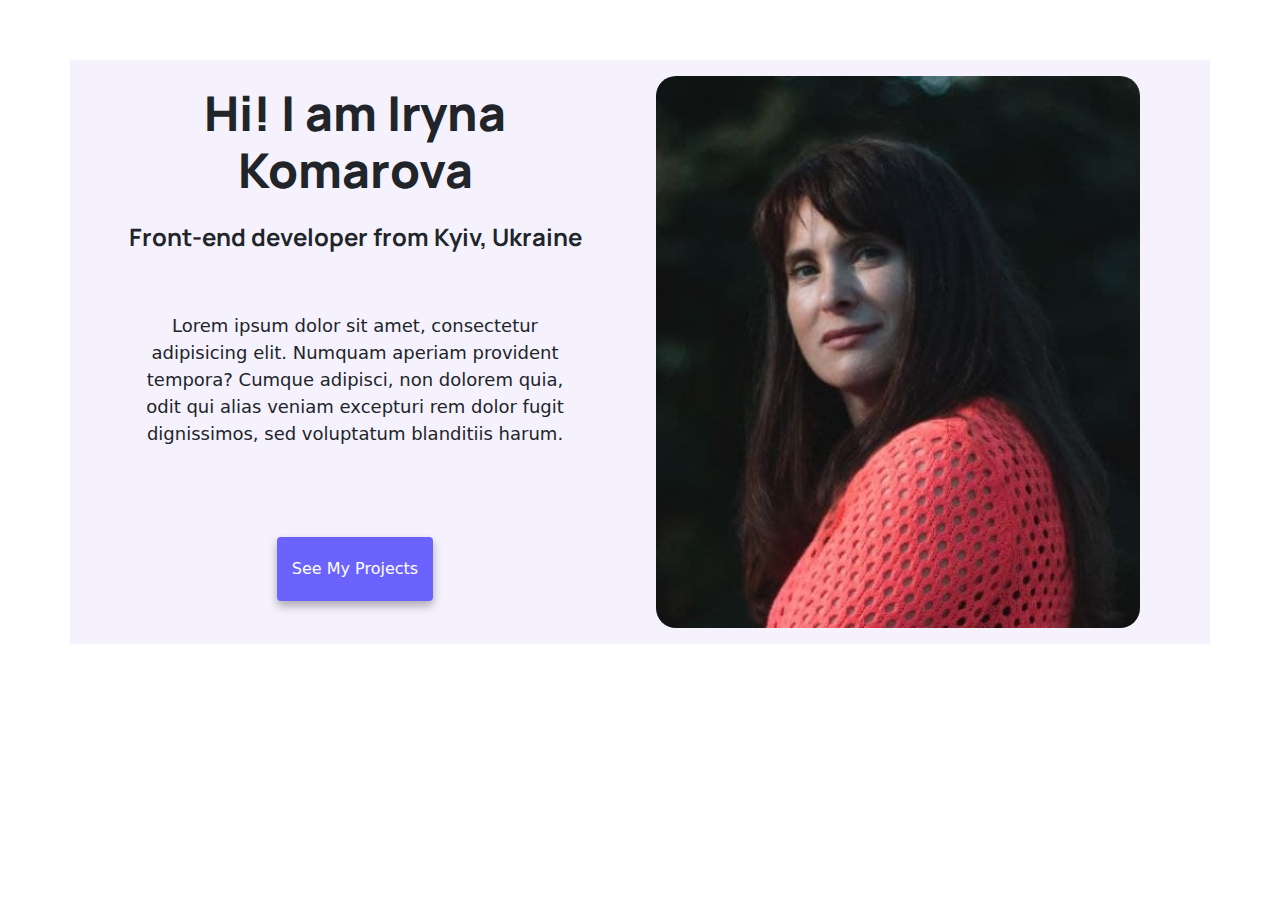
<file: about.html>
<!DOCTYPE html>
<html lang="en">
  <head>
    <meta charset="UTF-8" />
    <meta name="description" content="Advanced Tools. Iryna`s Homework " />
    <meta http-equiv="X-UA-Compatible" content="IE=edge" />
    <meta name="viewport" content="width=device-width, initial-scale=1.0" />
    <link
      rel="stylesheet"
      href="https://cdn.jsdelivr.net/npm/bootstrap@5.0.0-beta2/dist/css/bootstrap.min.css"
      type="text/css"
    />
    <script
      src="https://cdn.jsdelivr.net/npm/bootstrap@5.0.0-beta2/dist/js/bootstrap.bundle.min.js"
      integrity="sha384-b5kHyXgcpbZJO/tY9Ul7kGkf1S0CWuKcCD38l8YkeH8z8QjE0GmW1gYU5S9FOnJ0"
      crossorigin="anonymous"
    ></script>
	<link rel="preconnect" href="https://fonts.googleapis.com">
	<link rel="preconnect" href="https://fonts.gstatic.com" crossorigin>
	<link href="https://fonts.googleapis.com/css2?family=Manrope:wght@200;300;400;500;600;700;800&display=swap" rel="stylesheet">
    <link rel="stylesheet" href="style.css" />
    <title>Iryna Komarova | About me</title>
  </head>
  <body>
	<div class="container">
		<div class="row">
			<div class="col-12 col-sm-6 d-flex align-items-center p-3">
				<div class="mx-3">
					<h1>Hi! I am Iryna Komarova</h1>
					<h3 class="my-4">Front-end developer from Kyiv, Ukraine</h3>
					<div class="about-paragraphs">
					  <p>
						Lorem ipsum dolor sit amet, consectetur adipisicing elit. Numquam
						aperiam provident tempora? Cumque adipisci, non dolorem quia, odit qui
						alias veniam excepturi rem dolor fugit dignissimos, sed voluptatum
						blanditiis harum.
					  </p>
					</div>
					<div class="navigation-links">
					  <a href="about.html#contact" class="contact-link" title="Contact me"
						>See my projects</a>
					</div>
				</div> 
			</div>
			<div class="col-12 col-sm-6 p-3">
			  <img
				src="images/me2.jpg"
				title="me image"
				width="90%"
				class="img-fluid me-img"
			  />
			</div>			
		</div>	
	</div>	

  </body>
</html>
</file>
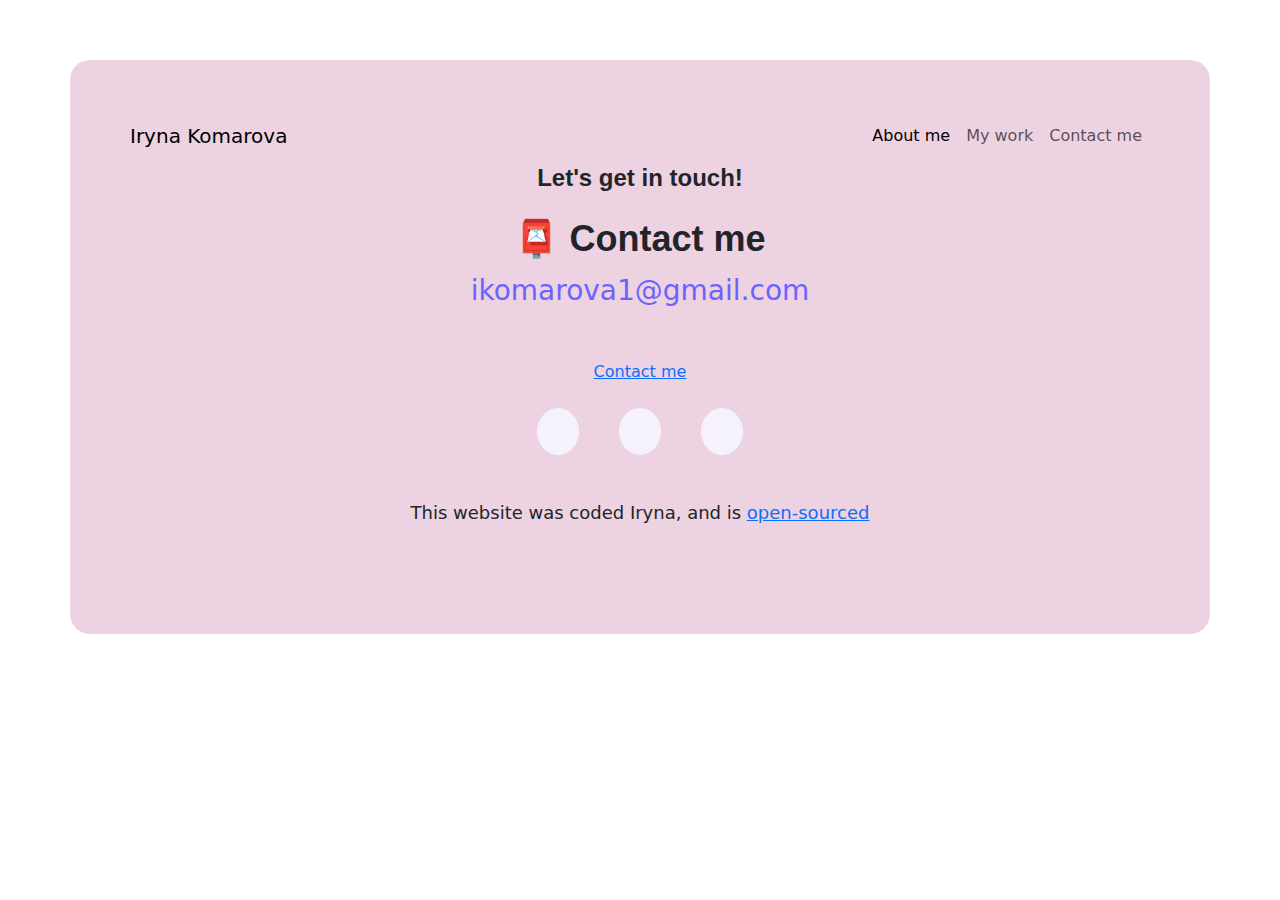
<file: contact.html>
<!DOCTYPE html>
<html lang="en">
  <head>
    <meta charset="UTF-8" />
    <meta name="description" content="She Codes Responsive. Iryna`s Portfolio Project" />
    <meta http-equiv="X-UA-Compatible" content="IE=edge" />
    <meta name="viewport" content="width=device-width, initial-scale=1.0" />
    <link
      rel="stylesheet"
      href="https://cdn.jsdelivr.net/npm/bootstrap@5.0.0-beta2/dist/css/bootstrap.min.css"
      type="text/css"
    />
    <script
      src="https://cdn.jsdelivr.net/npm/bootstrap@5.0.0-beta2/dist/js/bootstrap.bundle.min.js"
      integrity="sha384-b5kHyXgcpbZJO/tY9Ul7kGkf1S0CWuKcCD38l8YkeH8z8QjE0GmW1gYU5S9FOnJ0"
      crossorigin="anonymous"
    ></script>
		<style media="all" id="fa-main">/*!
		 * Font Awesome Free 5.15.4 by @fontawesome - https://fontawesome.com
		 * License - https://fontawesome.com/license/free (Icons: CC BY 4.0, Fonts: SIL OFL 1.1, Code: MIT License)
		 */.fa,.fab,.fad,.fal,.far,.fas{-moz-osx-font-smoothing:grayscale;-webkit-font-smoothing:antialiased;display:inline-block;font-style:normal;font-variant:normal;text-rendering:auto;line-height:1}.fa-lg{font-size:1.33333em;line-height:.75em;vertical-align:-.0667em}.fa-xs{font-size:.75em}.fa-sm{font-size:.875em}.fa-1x{font-size:1em}.fa-2x{font-size:2em}.fa-3x{font-size:3em}.fa-4x{font-size:4em}.fa-5x{font-size:5em}.fa-6x{font-size:6em}.fa-7x{font-size:7em}.fa-8x{font-size:8em}.fa-9x{font-size:9em}.fa-10x{font-size:10em}.fa-fw{text-align:center;width:1.25em}.fa-ul{list-style-type:none;margin-left:2.5em;padding-left:0}.fa-ul>li{position:relative}.fa-li{left:-2em;position:absolute;text-align:center;width:2em;line-height:inherit}.fa-border{border:.08em solid #eee;border-radius:.1em;padding:.2em .25em .15em}.fa-pull-left{float:left}.fa-pull-right{float:right}.fa.fa-pull-left,.fab.fa-pull-left,.fal.fa-pull-left,.far.fa-pull-left,.fas.fa-pull-left{margin-right:.3em}.fa.fa-pull-right,.fab.fa-pull-right,.fal.fa-pull-right,.far.fa-pull-right,.fas.fa-pull-right{margin-left:.3em}.fa-spin{-webkit-animation:fa-spin 2s linear infinite;animation:fa-spin 2s linear infinite}.fa-pulse{-webkit-animation:fa-spin 1s steps(8) infinite;animation:fa-spin 1s steps(8) infinite}@-webkit-keyframes fa-spin{0%{-webkit-transform:rotate(0deg);transform:rotate(0deg)}to{-webkit-transform:rotate(1turn);transform:rotate(1turn)}}@keyframes fa-spin{0%{-webkit-transform:rotate(0deg);transform:rotate(0deg)}to{-webkit-transform:rotate(1turn);transform:rotate(1turn)}}.fa-rotate-90{-ms-filter:"progid:DXImageTransform.Microsoft.BasicImage(rotation=1)";-webkit-transform:rotate(90deg);transform:rotate(90deg)}.fa-rotate-180{-ms-filter:"progid:DXImageTransform.Microsoft.BasicImage(rotation=2)";-webkit-transform:rotate(180deg);transform:rotate(180deg)}.fa-rotate-270{-ms-filter:"progid:DXImageTransform.Microsoft.BasicImage(rotation=3)";-webkit-transform:rotate(270deg);transform:rotate(270deg)}.fa-flip-horizontal{-ms-filter:"progid:DXImageTransform.Microsoft.BasicImage(rotation=0, mirror=1)";-webkit-transform:scaleX(-1);transform:scaleX(-1)}.fa-flip-vertical{-webkit-transform:scaleY(-1);transform:scaleY(-1)}.fa-flip-both,.fa-flip-horizontal.fa-flip-vertical,.fa-flip-vertical{-ms-filter:"progid:DXImageTransform.Microsoft.BasicImage(rotation=2, mirror=1)"}.fa-flip-both,.fa-flip-horizontal.fa-flip-vertical{-webkit-transform:scale(-1);transform:scale(-1)}:root .fa-flip-both,:root .fa-flip-horizontal,:root .fa-flip-vertical,:root .fa-rotate-90,:root .fa-rotate-180,:root .fa-rotate-270{-webkit-filter:none;filter:none}.fa-stack{display:inline-block;height:2em;line-height:2em;position:relative;vertical-align:middle;width:2.5em}.fa-stack-1x,.fa-stack-2x{left:0;position:absolute;text-align:center;width:100%}.fa-stack-1x{line-height:inherit}.fa-stack-2x{font-size:2em}.fa-inverse{color:#fff}.fa-500px:before{content:"\f26e"}.fa-accessible-icon:before{content:"\f368"}.fa-accusoft:before{content:"\f369"}.fa-acquisitions-incorporated:before{content:"\f6af"}.fa-ad:before{content:"\f641"}.fa-address-book:before{content:"\f2b9"}.fa-address-card:before{content:"\f2bb"}.fa-adjust:before{content:"\f042"}.fa-adn:before{content:"\f170"}.fa-adversal:before{content:"\f36a"}.fa-affiliatetheme:before{content:"\f36b"}.fa-air-freshener:before{content:"\f5d0"}.fa-airbnb:before{content:"\f834"}.fa-algolia:before{content:"\f36c"}.fa-align-center:before{content:"\f037"}.fa-align-justify:before{content:"\f039"}.fa-align-left:before{content:"\f036"}.fa-align-right:before{content:"\f038"}.fa-alipay:before{content:"\f642"}.fa-allergies:before{content:"\f461"}.fa-amazon:before{content:"\f270"}.fa-amazon-pay:before{content:"\f42c"}.fa-ambulance:before{content:"\f0f9"}.fa-american-sign-language-interpreting:before{content:"\f2a3"}.fa-amilia:before{content:"\f36d"}.fa-anchor:before{content:"\f13d"}.fa-android:before{content:"\f17b"}.fa-angellist:before{content:"\f209"}.fa-angle-double-down:before{content:"\f103"}.fa-angle-double-left:before{content:"\f100"}.fa-angle-double-right:before{content:"\f101"}.fa-angle-double-up:before{content:"\f102"}.fa-angle-down:before{content:"\f107"}.fa-angle-left:before{content:"\f104"}.fa-angle-right:before{content:"\f105"}.fa-angle-up:before{content:"\f106"}.fa-angry:before{content:"\f556"}.fa-angrycreative:before{content:"\f36e"}.fa-angular:before{content:"\f420"}.fa-ankh:before{content:"\f644"}.fa-app-store:before{content:"\f36f"}.fa-app-store-ios:before{content:"\f370"}.fa-apper:before{content:"\f371"}.fa-apple:before{content:"\f179"}.fa-apple-alt:before{content:"\f5d1"}.fa-apple-pay:before{content:"\f415"}.fa-archive:before{content:"\f187"}.fa-archway:before{content:"\f557"}.fa-arrow-alt-circle-down:before{content:"\f358"}.fa-arrow-alt-circle-left:before{content:"\f359"}.fa-arrow-alt-circle-right:before{content:"\f35a"}.fa-arrow-alt-circle-up:before{content:"\f35b"}.fa-arrow-circle-down:before{content:"\f0ab"}.fa-arrow-circle-left:before{content:"\f0a8"}.fa-arrow-circle-right:before{content:"\f0a9"}.fa-arrow-circle-up:before{content:"\f0aa"}.fa-arrow-down:before{content:"\f063"}.fa-arrow-left:before{content:"\f060"}.fa-arrow-right:before{content:"\f061"}.fa-arrow-up:before{content:"\f062"}.fa-arrows-alt:before{content:"\f0b2"}.fa-arrows-alt-h:before{content:"\f337"}.fa-arrows-alt-v:before{content:"\f338"}.fa-artstation:before{content:"\f77a"}.fa-assistive-listening-systems:before{content:"\f2a2"}.fa-asterisk:before{content:"\f069"}.fa-asymmetrik:before{content:"\f372"}.fa-at:before{content:"\f1fa"}.fa-atlas:before{content:"\f558"}.fa-atlassian:before{content:"\f77b"}.fa-atom:before{content:"\f5d2"}.fa-audible:before{content:"\f373"}.fa-audio-description:before{content:"\f29e"}.fa-autoprefixer:before{content:"\f41c"}.fa-avianex:before{content:"\f374"}.fa-aviato:before{content:"\f421"}.fa-award:before{content:"\f559"}.fa-aws:before{content:"\f375"}.fa-baby:before{content:"\f77c"}.fa-baby-carriage:before{content:"\f77d"}.fa-backspace:before{content:"\f55a"}.fa-backward:before{content:"\f04a"}.fa-bacon:before{content:"\f7e5"}.fa-bacteria:before{content:"\e059"}.fa-bacterium:before{content:"\e05a"}.fa-bahai:before{content:"\f666"}.fa-balance-scale:before{content:"\f24e"}.fa-balance-scale-left:before{content:"\f515"}.fa-balance-scale-right:before{content:"\f516"}.fa-ban:before{content:"\f05e"}.fa-band-aid:before{content:"\f462"}.fa-bandcamp:before{content:"\f2d5"}.fa-barcode:before{content:"\f02a"}.fa-bars:before{content:"\f0c9"}.fa-baseball-ball:before{content:"\f433"}.fa-basketball-ball:before{content:"\f434"}.fa-bath:before{content:"\f2cd"}.fa-battery-empty:before{content:"\f244"}.fa-battery-full:before{content:"\f240"}.fa-battery-half:before{content:"\f242"}.fa-battery-quarter:before{content:"\f243"}.fa-battery-three-quarters:before{content:"\f241"}.fa-battle-net:before{content:"\f835"}.fa-bed:before{content:"\f236"}.fa-beer:before{content:"\f0fc"}.fa-behance:before{content:"\f1b4"}.fa-behance-square:before{content:"\f1b5"}.fa-bell:before{content:"\f0f3"}.fa-bell-slash:before{content:"\f1f6"}.fa-bezier-curve:before{content:"\f55b"}.fa-bible:before{content:"\f647"}.fa-bicycle:before{content:"\f206"}.fa-biking:before{content:"\f84a"}.fa-bimobject:before{content:"\f378"}.fa-binoculars:before{content:"\f1e5"}.fa-biohazard:before{content:"\f780"}.fa-birthday-cake:before{content:"\f1fd"}.fa-bitbucket:before{content:"\f171"}.fa-bitcoin:before{content:"\f379"}.fa-bity:before{content:"\f37a"}.fa-black-tie:before{content:"\f27e"}.fa-blackberry:before{content:"\f37b"}.fa-blender:before{content:"\f517"}.fa-blender-phone:before{content:"\f6b6"}.fa-blind:before{content:"\f29d"}.fa-blog:before{content:"\f781"}.fa-blogger:before{content:"\f37c"}.fa-blogger-b:before{content:"\f37d"}.fa-bluetooth:before{content:"\f293"}.fa-bluetooth-b:before{content:"\f294"}.fa-bold:before{content:"\f032"}.fa-bolt:before{content:"\f0e7"}.fa-bomb:before{content:"\f1e2"}.fa-bone:before{content:"\f5d7"}.fa-bong:before{content:"\f55c"}.fa-book:before{content:"\f02d"}.fa-book-dead:before{content:"\f6b7"}.fa-book-medical:before{content:"\f7e6"}.fa-book-open:before{content:"\f518"}.fa-book-reader:before{content:"\f5da"}.fa-bookmark:before{content:"\f02e"}.fa-bootstrap:before{content:"\f836"}.fa-border-all:before{content:"\f84c"}.fa-border-none:before{content:"\f850"}.fa-border-style:before{content:"\f853"}.fa-bowling-ball:before{content:"\f436"}.fa-box:before{content:"\f466"}.fa-box-open:before{content:"\f49e"}.fa-box-tissue:before{content:"\e05b"}.fa-boxes:before{content:"\f468"}.fa-braille:before{content:"\f2a1"}.fa-brain:before{content:"\f5dc"}.fa-bread-slice:before{content:"\f7ec"}.fa-briefcase:before{content:"\f0b1"}.fa-briefcase-medical:before{content:"\f469"}.fa-broadcast-tower:before{content:"\f519"}.fa-broom:before{content:"\f51a"}.fa-brush:before{content:"\f55d"}.fa-btc:before{content:"\f15a"}.fa-buffer:before{content:"\f837"}.fa-bug:before{content:"\f188"}.fa-building:before{content:"\f1ad"}.fa-bullhorn:before{content:"\f0a1"}.fa-bullseye:before{content:"\f140"}.fa-burn:before{content:"\f46a"}.fa-buromobelexperte:before{content:"\f37f"}.fa-bus:before{content:"\f207"}.fa-bus-alt:before{content:"\f55e"}.fa-business-time:before{content:"\f64a"}.fa-buy-n-large:before{content:"\f8a6"}.fa-buysellads:before{content:"\f20d"}.fa-calculator:before{content:"\f1ec"}.fa-calendar:before{content:"\f133"}.fa-calendar-alt:before{content:"\f073"}.fa-calendar-check:before{content:"\f274"}.fa-calendar-day:before{content:"\f783"}.fa-calendar-minus:before{content:"\f272"}.fa-calendar-plus:before{content:"\f271"}.fa-calendar-times:before{content:"\f273"}.fa-calendar-week:before{content:"\f784"}.fa-camera:before{content:"\f030"}.fa-camera-retro:before{content:"\f083"}.fa-campground:before{content:"\f6bb"}.fa-canadian-maple-leaf:before{content:"\f785"}.fa-candy-cane:before{content:"\f786"}.fa-cannabis:before{content:"\f55f"}.fa-capsules:before{content:"\f46b"}.fa-car:before{content:"\f1b9"}.fa-car-alt:before{content:"\f5de"}.fa-car-battery:before{content:"\f5df"}.fa-car-crash:before{content:"\f5e1"}.fa-car-side:before{content:"\f5e4"}.fa-caravan:before{content:"\f8ff"}.fa-caret-down:before{content:"\f0d7"}.fa-caret-left:before{content:"\f0d9"}.fa-caret-right:before{content:"\f0da"}.fa-caret-square-down:before{content:"\f150"}.fa-caret-square-left:before{content:"\f191"}.fa-caret-square-right:before{content:"\f152"}.fa-caret-square-up:before{content:"\f151"}.fa-caret-up:before{content:"\f0d8"}.fa-carrot:before{content:"\f787"}.fa-cart-arrow-down:before{content:"\f218"}.fa-cart-plus:before{content:"\f217"}.fa-cash-register:before{content:"\f788"}.fa-cat:before{content:"\f6be"}.fa-cc-amazon-pay:before{content:"\f42d"}.fa-cc-amex:before{content:"\f1f3"}.fa-cc-apple-pay:before{content:"\f416"}.fa-cc-diners-club:before{content:"\f24c"}.fa-cc-discover:before{content:"\f1f2"}.fa-cc-jcb:before{content:"\f24b"}.fa-cc-mastercard:before{content:"\f1f1"}.fa-cc-paypal:before{content:"\f1f4"}.fa-cc-stripe:before{content:"\f1f5"}.fa-cc-visa:before{content:"\f1f0"}.fa-centercode:before{content:"\f380"}.fa-centos:before{content:"\f789"}.fa-certificate:before{content:"\f0a3"}.fa-chair:before{content:"\f6c0"}.fa-chalkboard:before{content:"\f51b"}.fa-chalkboard-teacher:before{content:"\f51c"}.fa-charging-station:before{content:"\f5e7"}.fa-chart-area:before{content:"\f1fe"}.fa-chart-bar:before{content:"\f080"}.fa-chart-line:before{content:"\f201"}.fa-chart-pie:before{content:"\f200"}.fa-check:before{content:"\f00c"}.fa-check-circle:before{content:"\f058"}.fa-check-double:before{content:"\f560"}.fa-check-square:before{content:"\f14a"}.fa-cheese:before{content:"\f7ef"}.fa-chess:before{content:"\f439"}.fa-chess-bishop:before{content:"\f43a"}.fa-chess-board:before{content:"\f43c"}.fa-chess-king:before{content:"\f43f"}.fa-chess-knight:before{content:"\f441"}.fa-chess-pawn:before{content:"\f443"}.fa-chess-queen:before{content:"\f445"}.fa-chess-rook:before{content:"\f447"}.fa-chevron-circle-down:before{content:"\f13a"}.fa-chevron-circle-left:before{content:"\f137"}.fa-chevron-circle-right:before{content:"\f138"}.fa-chevron-circle-up:before{content:"\f139"}.fa-chevron-down:before{content:"\f078"}.fa-chevron-left:before{content:"\f053"}.fa-chevron-right:before{content:"\f054"}.fa-chevron-up:before{content:"\f077"}.fa-child:before{content:"\f1ae"}.fa-chrome:before{content:"\f268"}.fa-chromecast:before{content:"\f838"}.fa-church:before{content:"\f51d"}.fa-circle:before{content:"\f111"}.fa-circle-notch:before{content:"\f1ce"}.fa-city:before{content:"\f64f"}.fa-clinic-medical:before{content:"\f7f2"}.fa-clipboard:before{content:"\f328"}.fa-clipboard-check:before{content:"\f46c"}.fa-clipboard-list:before{content:"\f46d"}.fa-clock:before{content:"\f017"}.fa-clone:before{content:"\f24d"}.fa-closed-captioning:before{content:"\f20a"}.fa-cloud:before{content:"\f0c2"}.fa-cloud-download-alt:before{content:"\f381"}.fa-cloud-meatball:before{content:"\f73b"}.fa-cloud-moon:before{content:"\f6c3"}.fa-cloud-moon-rain:before{content:"\f73c"}.fa-cloud-rain:before{content:"\f73d"}.fa-cloud-showers-heavy:before{content:"\f740"}.fa-cloud-sun:before{content:"\f6c4"}.fa-cloud-sun-rain:before{content:"\f743"}.fa-cloud-upload-alt:before{content:"\f382"}.fa-cloudflare:before{content:"\e07d"}.fa-cloudscale:before{content:"\f383"}.fa-cloudsmith:before{content:"\f384"}.fa-cloudversify:before{content:"\f385"}.fa-cocktail:before{content:"\f561"}.fa-code:before{content:"\f121"}.fa-code-branch:before{content:"\f126"}.fa-codepen:before{content:"\f1cb"}.fa-codiepie:before{content:"\f284"}.fa-coffee:before{content:"\f0f4"}.fa-cog:before{content:"\f013"}.fa-cogs:before{content:"\f085"}.fa-coins:before{content:"\f51e"}.fa-columns:before{content:"\f0db"}.fa-comment:before{content:"\f075"}.fa-comment-alt:before{content:"\f27a"}.fa-comment-dollar:before{content:"\f651"}.fa-comment-dots:before{content:"\f4ad"}.fa-comment-medical:before{content:"\f7f5"}.fa-comment-slash:before{content:"\f4b3"}.fa-comments:before{content:"\f086"}.fa-comments-dollar:before{content:"\f653"}.fa-compact-disc:before{content:"\f51f"}.fa-compass:before{content:"\f14e"}.fa-compress:before{content:"\f066"}.fa-compress-alt:before{content:"\f422"}.fa-compress-arrows-alt:before{content:"\f78c"}.fa-concierge-bell:before{content:"\f562"}.fa-confluence:before{content:"\f78d"}.fa-connectdevelop:before{content:"\f20e"}.fa-contao:before{content:"\f26d"}.fa-cookie:before{content:"\f563"}.fa-cookie-bite:before{content:"\f564"}.fa-copy:before{content:"\f0c5"}.fa-copyright:before{content:"\f1f9"}.fa-cotton-bureau:before{content:"\f89e"}.fa-couch:before{content:"\f4b8"}.fa-cpanel:before{content:"\f388"}.fa-creative-commons:before{content:"\f25e"}.fa-creative-commons-by:before{content:"\f4e7"}.fa-creative-commons-nc:before{content:"\f4e8"}.fa-creative-commons-nc-eu:before{content:"\f4e9"}.fa-creative-commons-nc-jp:before{content:"\f4ea"}.fa-creative-commons-nd:before{content:"\f4eb"}.fa-creative-commons-pd:before{content:"\f4ec"}.fa-creative-commons-pd-alt:before{content:"\f4ed"}.fa-creative-commons-remix:before{content:"\f4ee"}.fa-creative-commons-sa:before{content:"\f4ef"}.fa-creative-commons-sampling:before{content:"\f4f0"}.fa-creative-commons-sampling-plus:before{content:"\f4f1"}.fa-creative-commons-share:before{content:"\f4f2"}.fa-creative-commons-zero:before{content:"\f4f3"}.fa-credit-card:before{content:"\f09d"}.fa-critical-role:before{content:"\f6c9"}.fa-crop:before{content:"\f125"}.fa-crop-alt:before{content:"\f565"}.fa-cross:before{content:"\f654"}.fa-crosshairs:before{content:"\f05b"}.fa-crow:before{content:"\f520"}.fa-crown:before{content:"\f521"}.fa-crutch:before{content:"\f7f7"}.fa-css3:before{content:"\f13c"}.fa-css3-alt:before{content:"\f38b"}.fa-cube:before{content:"\f1b2"}.fa-cubes:before{content:"\f1b3"}.fa-cut:before{content:"\f0c4"}.fa-cuttlefish:before{content:"\f38c"}.fa-d-and-d:before{content:"\f38d"}.fa-d-and-d-beyond:before{content:"\f6ca"}.fa-dailymotion:before{content:"\e052"}.fa-dashcube:before{content:"\f210"}.fa-database:before{content:"\f1c0"}.fa-deaf:before{content:"\f2a4"}.fa-deezer:before{content:"\e077"}.fa-delicious:before{content:"\f1a5"}.fa-democrat:before{content:"\f747"}.fa-deploydog:before{content:"\f38e"}.fa-deskpro:before{content:"\f38f"}.fa-desktop:before{content:"\f108"}.fa-dev:before{content:"\f6cc"}.fa-deviantart:before{content:"\f1bd"}.fa-dharmachakra:before{content:"\f655"}.fa-dhl:before{content:"\f790"}.fa-diagnoses:before{content:"\f470"}.fa-diaspora:before{content:"\f791"}.fa-dice:before{content:"\f522"}.fa-dice-d20:before{content:"\f6cf"}.fa-dice-d6:before{content:"\f6d1"}.fa-dice-five:before{content:"\f523"}.fa-dice-four:before{content:"\f524"}.fa-dice-one:before{content:"\f525"}.fa-dice-six:before{content:"\f526"}.fa-dice-three:before{content:"\f527"}.fa-dice-two:before{content:"\f528"}.fa-digg:before{content:"\f1a6"}.fa-digital-ocean:before{content:"\f391"}.fa-digital-tachograph:before{content:"\f566"}.fa-directions:before{content:"\f5eb"}.fa-discord:before{content:"\f392"}.fa-discourse:before{content:"\f393"}.fa-disease:before{content:"\f7fa"}.fa-divide:before{content:"\f529"}.fa-dizzy:before{content:"\f567"}.fa-dna:before{content:"\f471"}.fa-dochub:before{content:"\f394"}.fa-docker:before{content:"\f395"}.fa-dog:before{content:"\f6d3"}.fa-dollar-sign:before{content:"\f155"}.fa-dolly:before{content:"\f472"}.fa-dolly-flatbed:before{content:"\f474"}.fa-donate:before{content:"\f4b9"}.fa-door-closed:before{content:"\f52a"}.fa-door-open:before{content:"\f52b"}.fa-dot-circle:before{content:"\f192"}.fa-dove:before{content:"\f4ba"}.fa-download:before{content:"\f019"}.fa-draft2digital:before{content:"\f396"}.fa-drafting-compass:before{content:"\f568"}.fa-dragon:before{content:"\f6d5"}.fa-draw-polygon:before{content:"\f5ee"}.fa-dribbble:before{content:"\f17d"}.fa-dribbble-square:before{content:"\f397"}.fa-dropbox:before{content:"\f16b"}.fa-drum:before{content:"\f569"}.fa-drum-steelpan:before{content:"\f56a"}.fa-drumstick-bite:before{content:"\f6d7"}.fa-drupal:before{content:"\f1a9"}.fa-dumbbell:before{content:"\f44b"}.fa-dumpster:before{content:"\f793"}.fa-dumpster-fire:before{content:"\f794"}.fa-dungeon:before{content:"\f6d9"}.fa-dyalog:before{content:"\f399"}.fa-earlybirds:before{content:"\f39a"}.fa-ebay:before{content:"\f4f4"}.fa-edge:before{content:"\f282"}.fa-edge-legacy:before{content:"\e078"}.fa-edit:before{content:"\f044"}.fa-egg:before{content:"\f7fb"}.fa-eject:before{content:"\f052"}.fa-elementor:before{content:"\f430"}.fa-ellipsis-h:before{content:"\f141"}.fa-ellipsis-v:before{content:"\f142"}.fa-ello:before{content:"\f5f1"}.fa-ember:before{content:"\f423"}.fa-empire:before{content:"\f1d1"}.fa-envelope:before{content:"\f0e0"}.fa-envelope-open:before{content:"\f2b6"}.fa-envelope-open-text:before{content:"\f658"}.fa-envelope-square:before{content:"\f199"}.fa-envira:before{content:"\f299"}.fa-equals:before{content:"\f52c"}.fa-eraser:before{content:"\f12d"}.fa-erlang:before{content:"\f39d"}.fa-ethereum:before{content:"\f42e"}.fa-ethernet:before{content:"\f796"}.fa-etsy:before{content:"\f2d7"}.fa-euro-sign:before{content:"\f153"}.fa-evernote:before{content:"\f839"}.fa-exchange-alt:before{content:"\f362"}.fa-exclamation:before{content:"\f12a"}.fa-exclamation-circle:before{content:"\f06a"}.fa-exclamation-triangle:before{content:"\f071"}.fa-expand:before{content:"\f065"}.fa-expand-alt:before{content:"\f424"}.fa-expand-arrows-alt:before{content:"\f31e"}.fa-expeditedssl:before{content:"\f23e"}.fa-external-link-alt:before{content:"\f35d"}.fa-external-link-square-alt:before{content:"\f360"}.fa-eye:before{content:"\f06e"}.fa-eye-dropper:before{content:"\f1fb"}.fa-eye-slash:before{content:"\f070"}.fa-facebook:before{content:"\f09a"}.fa-facebook-f:before{content:"\f39e"}.fa-facebook-messenger:before{content:"\f39f"}.fa-facebook-square:before{content:"\f082"}.fa-fan:before{content:"\f863"}.fa-fantasy-flight-games:before{content:"\f6dc"}.fa-fast-backward:before{content:"\f049"}.fa-fast-forward:before{content:"\f050"}.fa-faucet:before{content:"\e005"}.fa-fax:before{content:"\f1ac"}.fa-feather:before{content:"\f52d"}.fa-feather-alt:before{content:"\f56b"}.fa-fedex:before{content:"\f797"}.fa-fedora:before{content:"\f798"}.fa-female:before{content:"\f182"}.fa-fighter-jet:before{content:"\f0fb"}.fa-figma:before{content:"\f799"}.fa-file:before{content:"\f15b"}.fa-file-alt:before{content:"\f15c"}.fa-file-archive:before{content:"\f1c6"}.fa-file-audio:before{content:"\f1c7"}.fa-file-code:before{content:"\f1c9"}.fa-file-contract:before{content:"\f56c"}.fa-file-csv:before{content:"\f6dd"}.fa-file-download:before{content:"\f56d"}.fa-file-excel:before{content:"\f1c3"}.fa-file-export:before{content:"\f56e"}.fa-file-image:before{content:"\f1c5"}.fa-file-import:before{content:"\f56f"}.fa-file-invoice:before{content:"\f570"}.fa-file-invoice-dollar:before{content:"\f571"}.fa-file-medical:before{content:"\f477"}.fa-file-medical-alt:before{content:"\f478"}.fa-file-pdf:before{content:"\f1c1"}.fa-file-powerpoint:before{content:"\f1c4"}.fa-file-prescription:before{content:"\f572"}.fa-file-signature:before{content:"\f573"}.fa-file-upload:before{content:"\f574"}.fa-file-video:before{content:"\f1c8"}.fa-file-word:before{content:"\f1c2"}.fa-fill:before{content:"\f575"}.fa-fill-drip:before{content:"\f576"}.fa-film:before{content:"\f008"}.fa-filter:before{content:"\f0b0"}.fa-fingerprint:before{content:"\f577"}.fa-fire:before{content:"\f06d"}.fa-fire-alt:before{content:"\f7e4"}.fa-fire-extinguisher:before{content:"\f134"}.fa-firefox:before{content:"\f269"}.fa-firefox-browser:before{content:"\e007"}.fa-first-aid:before{content:"\f479"}.fa-first-order:before{content:"\f2b0"}.fa-first-order-alt:before{content:"\f50a"}.fa-firstdraft:before{content:"\f3a1"}.fa-fish:before{content:"\f578"}.fa-fist-raised:before{content:"\f6de"}.fa-flag:before{content:"\f024"}.fa-flag-checkered:before{content:"\f11e"}.fa-flag-usa:before{content:"\f74d"}.fa-flask:before{content:"\f0c3"}.fa-flickr:before{content:"\f16e"}.fa-flipboard:before{content:"\f44d"}.fa-flushed:before{content:"\f579"}.fa-fly:before{content:"\f417"}.fa-folder:before{content:"\f07b"}.fa-folder-minus:before{content:"\f65d"}.fa-folder-open:before{content:"\f07c"}.fa-folder-plus:before{content:"\f65e"}.fa-font:before{content:"\f031"}.fa-font-awesome:before{content:"\f2b4"}.fa-font-awesome-alt:before{content:"\f35c"}.fa-font-awesome-flag:before{content:"\f425"}.fa-font-awesome-logo-full:before{content:"\f4e6"}.fa-fonticons:before{content:"\f280"}.fa-fonticons-fi:before{content:"\f3a2"}.fa-football-ball:before{content:"\f44e"}.fa-fort-awesome:before{content:"\f286"}.fa-fort-awesome-alt:before{content:"\f3a3"}.fa-forumbee:before{content:"\f211"}.fa-forward:before{content:"\f04e"}.fa-foursquare:before{content:"\f180"}.fa-free-code-camp:before{content:"\f2c5"}.fa-freebsd:before{content:"\f3a4"}.fa-frog:before{content:"\f52e"}.fa-frown:before{content:"\f119"}.fa-frown-open:before{content:"\f57a"}.fa-fulcrum:before{content:"\f50b"}.fa-funnel-dollar:before{content:"\f662"}.fa-futbol:before{content:"\f1e3"}.fa-galactic-republic:before{content:"\f50c"}.fa-galactic-senate:before{content:"\f50d"}.fa-gamepad:before{content:"\f11b"}.fa-gas-pump:before{content:"\f52f"}.fa-gavel:before{content:"\f0e3"}.fa-gem:before{content:"\f3a5"}.fa-genderless:before{content:"\f22d"}.fa-get-pocket:before{content:"\f265"}.fa-gg:before{content:"\f260"}.fa-gg-circle:before{content:"\f261"}.fa-ghost:before{content:"\f6e2"}.fa-gift:before{content:"\f06b"}.fa-gifts:before{content:"\f79c"}.fa-git:before{content:"\f1d3"}.fa-git-alt:before{content:"\f841"}.fa-git-square:before{content:"\f1d2"}.fa-github:before{content:"\f09b"}.fa-github-alt:before{content:"\f113"}.fa-github-square:before{content:"\f092"}.fa-gitkraken:before{content:"\f3a6"}.fa-gitlab:before{content:"\f296"}.fa-gitter:before{content:"\f426"}.fa-glass-cheers:before{content:"\f79f"}.fa-glass-martini:before{content:"\f000"}.fa-glass-martini-alt:before{content:"\f57b"}.fa-glass-whiskey:before{content:"\f7a0"}.fa-glasses:before{content:"\f530"}.fa-glide:before{content:"\f2a5"}.fa-glide-g:before{content:"\f2a6"}.fa-globe:before{content:"\f0ac"}.fa-globe-africa:before{content:"\f57c"}.fa-globe-americas:before{content:"\f57d"}.fa-globe-asia:before{content:"\f57e"}.fa-globe-europe:before{content:"\f7a2"}.fa-gofore:before{content:"\f3a7"}.fa-golf-ball:before{content:"\f450"}.fa-goodreads:before{content:"\f3a8"}.fa-goodreads-g:before{content:"\f3a9"}.fa-google:before{content:"\f1a0"}.fa-google-drive:before{content:"\f3aa"}.fa-google-pay:before{content:"\e079"}.fa-google-play:before{content:"\f3ab"}.fa-google-plus:before{content:"\f2b3"}.fa-google-plus-g:before{content:"\f0d5"}.fa-google-plus-square:before{content:"\f0d4"}.fa-google-wallet:before{content:"\f1ee"}.fa-gopuram:before{content:"\f664"}.fa-graduation-cap:before{content:"\f19d"}.fa-gratipay:before{content:"\f184"}.fa-grav:before{content:"\f2d6"}.fa-greater-than:before{content:"\f531"}.fa-greater-than-equal:before{content:"\f532"}.fa-grimace:before{content:"\f57f"}.fa-grin:before{content:"\f580"}.fa-grin-alt:before{content:"\f581"}.fa-grin-beam:before{content:"\f582"}.fa-grin-beam-sweat:before{content:"\f583"}.fa-grin-hearts:before{content:"\f584"}.fa-grin-squint:before{content:"\f585"}.fa-grin-squint-tears:before{content:"\f586"}.fa-grin-stars:before{content:"\f587"}.fa-grin-tears:before{content:"\f588"}.fa-grin-tongue:before{content:"\f589"}.fa-grin-tongue-squint:before{content:"\f58a"}.fa-grin-tongue-wink:before{content:"\f58b"}.fa-grin-wink:before{content:"\f58c"}.fa-grip-horizontal:before{content:"\f58d"}.fa-grip-lines:before{content:"\f7a4"}.fa-grip-lines-vertical:before{content:"\f7a5"}.fa-grip-vertical:before{content:"\f58e"}.fa-gripfire:before{content:"\f3ac"}.fa-grunt:before{content:"\f3ad"}.fa-guilded:before{content:"\e07e"}.fa-guitar:before{content:"\f7a6"}.fa-gulp:before{content:"\f3ae"}.fa-h-square:before{content:"\f0fd"}.fa-hacker-news:before{content:"\f1d4"}.fa-hacker-news-square:before{content:"\f3af"}.fa-hackerrank:before{content:"\f5f7"}.fa-hamburger:before{content:"\f805"}.fa-hammer:before{content:"\f6e3"}.fa-hamsa:before{content:"\f665"}.fa-hand-holding:before{content:"\f4bd"}.fa-hand-holding-heart:before{content:"\f4be"}.fa-hand-holding-medical:before{content:"\e05c"}.fa-hand-holding-usd:before{content:"\f4c0"}.fa-hand-holding-water:before{content:"\f4c1"}.fa-hand-lizard:before{content:"\f258"}.fa-hand-middle-finger:before{content:"\f806"}.fa-hand-paper:before{content:"\f256"}.fa-hand-peace:before{content:"\f25b"}.fa-hand-point-down:before{content:"\f0a7"}.fa-hand-point-left:before{content:"\f0a5"}.fa-hand-point-right:before{content:"\f0a4"}.fa-hand-point-up:before{content:"\f0a6"}.fa-hand-pointer:before{content:"\f25a"}.fa-hand-rock:before{content:"\f255"}.fa-hand-scissors:before{content:"\f257"}.fa-hand-sparkles:before{content:"\e05d"}.fa-hand-spock:before{content:"\f259"}.fa-hands:before{content:"\f4c2"}.fa-hands-helping:before{content:"\f4c4"}.fa-hands-wash:before{content:"\e05e"}.fa-handshake:before{content:"\f2b5"}.fa-handshake-alt-slash:before{content:"\e05f"}.fa-handshake-slash:before{content:"\e060"}.fa-hanukiah:before{content:"\f6e6"}.fa-hard-hat:before{content:"\f807"}.fa-hashtag:before{content:"\f292"}.fa-hat-cowboy:before{content:"\f8c0"}.fa-hat-cowboy-side:before{content:"\f8c1"}.fa-hat-wizard:before{content:"\f6e8"}.fa-hdd:before{content:"\f0a0"}.fa-head-side-cough:before{content:"\e061"}.fa-head-side-cough-slash:before{content:"\e062"}.fa-head-side-mask:before{content:"\e063"}.fa-head-side-virus:before{content:"\e064"}.fa-heading:before{content:"\f1dc"}.fa-headphones:before{content:"\f025"}.fa-headphones-alt:before{content:"\f58f"}.fa-headset:before{content:"\f590"}.fa-heart:before{content:"\f004"}.fa-heart-broken:before{content:"\f7a9"}.fa-heartbeat:before{content:"\f21e"}.fa-helicopter:before{content:"\f533"}.fa-highlighter:before{content:"\f591"}.fa-hiking:before{content:"\f6ec"}.fa-hippo:before{content:"\f6ed"}.fa-hips:before{content:"\f452"}.fa-hire-a-helper:before{content:"\f3b0"}.fa-history:before{content:"\f1da"}.fa-hive:before{content:"\e07f"}.fa-hockey-puck:before{content:"\f453"}.fa-holly-berry:before{content:"\f7aa"}.fa-home:before{content:"\f015"}.fa-hooli:before{content:"\f427"}.fa-hornbill:before{content:"\f592"}.fa-horse:before{content:"\f6f0"}.fa-horse-head:before{content:"\f7ab"}.fa-hospital:before{content:"\f0f8"}.fa-hospital-alt:before{content:"\f47d"}.fa-hospital-symbol:before{content:"\f47e"}.fa-hospital-user:before{content:"\f80d"}.fa-hot-tub:before{content:"\f593"}.fa-hotdog:before{content:"\f80f"}.fa-hotel:before{content:"\f594"}.fa-hotjar:before{content:"\f3b1"}.fa-hourglass:before{content:"\f254"}.fa-hourglass-end:before{content:"\f253"}.fa-hourglass-half:before{content:"\f252"}.fa-hourglass-start:before{content:"\f251"}.fa-house-damage:before{content:"\f6f1"}.fa-house-user:before{content:"\e065"}.fa-houzz:before{content:"\f27c"}.fa-hryvnia:before{content:"\f6f2"}.fa-html5:before{content:"\f13b"}.fa-hubspot:before{content:"\f3b2"}.fa-i-cursor:before{content:"\f246"}.fa-ice-cream:before{content:"\f810"}.fa-icicles:before{content:"\f7ad"}.fa-icons:before{content:"\f86d"}.fa-id-badge:before{content:"\f2c1"}.fa-id-card:before{content:"\f2c2"}.fa-id-card-alt:before{content:"\f47f"}.fa-ideal:before{content:"\e013"}.fa-igloo:before{content:"\f7ae"}.fa-image:before{content:"\f03e"}.fa-images:before{content:"\f302"}.fa-imdb:before{content:"\f2d8"}.fa-inbox:before{content:"\f01c"}.fa-indent:before{content:"\f03c"}.fa-industry:before{content:"\f275"}.fa-infinity:before{content:"\f534"}.fa-info:before{content:"\f129"}.fa-info-circle:before{content:"\f05a"}.fa-innosoft:before{content:"\e080"}.fa-instagram:before{content:"\f16d"}.fa-instagram-square:before{content:"\e055"}.fa-instalod:before{content:"\e081"}.fa-intercom:before{content:"\f7af"}.fa-internet-explorer:before{content:"\f26b"}.fa-invision:before{content:"\f7b0"}.fa-ioxhost:before{content:"\f208"}.fa-italic:before{content:"\f033"}.fa-itch-io:before{content:"\f83a"}.fa-itunes:before{content:"\f3b4"}.fa-itunes-note:before{content:"\f3b5"}.fa-java:before{content:"\f4e4"}.fa-jedi:before{content:"\f669"}.fa-jedi-order:before{content:"\f50e"}.fa-jenkins:before{content:"\f3b6"}.fa-jira:before{content:"\f7b1"}.fa-joget:before{content:"\f3b7"}.fa-joint:before{content:"\f595"}.fa-joomla:before{content:"\f1aa"}.fa-journal-whills:before{content:"\f66a"}.fa-js:before{content:"\f3b8"}.fa-js-square:before{content:"\f3b9"}.fa-jsfiddle:before{content:"\f1cc"}.fa-kaaba:before{content:"\f66b"}.fa-kaggle:before{content:"\f5fa"}.fa-key:before{content:"\f084"}.fa-keybase:before{content:"\f4f5"}.fa-keyboard:before{content:"\f11c"}.fa-keycdn:before{content:"\f3ba"}.fa-khanda:before{content:"\f66d"}.fa-kickstarter:before{content:"\f3bb"}.fa-kickstarter-k:before{content:"\f3bc"}.fa-kiss:before{content:"\f596"}.fa-kiss-beam:before{content:"\f597"}.fa-kiss-wink-heart:before{content:"\f598"}.fa-kiwi-bird:before{content:"\f535"}.fa-korvue:before{content:"\f42f"}.fa-landmark:before{content:"\f66f"}.fa-language:before{content:"\f1ab"}.fa-laptop:before{content:"\f109"}.fa-laptop-code:before{content:"\f5fc"}.fa-laptop-house:before{content:"\e066"}.fa-laptop-medical:before{content:"\f812"}.fa-laravel:before{content:"\f3bd"}.fa-lastfm:before{content:"\f202"}.fa-lastfm-square:before{content:"\f203"}.fa-laugh:before{content:"\f599"}.fa-laugh-beam:before{content:"\f59a"}.fa-laugh-squint:before{content:"\f59b"}.fa-laugh-wink:before{content:"\f59c"}.fa-layer-group:before{content:"\f5fd"}.fa-leaf:before{content:"\f06c"}.fa-leanpub:before{content:"\f212"}.fa-lemon:before{content:"\f094"}.fa-less:before{content:"\f41d"}.fa-less-than:before{content:"\f536"}.fa-less-than-equal:before{content:"\f537"}.fa-level-down-alt:before{content:"\f3be"}.fa-level-up-alt:before{content:"\f3bf"}.fa-life-ring:before{content:"\f1cd"}.fa-lightbulb:before{content:"\f0eb"}.fa-line:before{content:"\f3c0"}.fa-link:before{content:"\f0c1"}.fa-linkedin:before{content:"\f08c"}.fa-linkedin-in:before{content:"\f0e1"}.fa-linode:before{content:"\f2b8"}.fa-linux:before{content:"\f17c"}.fa-lira-sign:before{content:"\f195"}.fa-list:before{content:"\f03a"}.fa-list-alt:before{content:"\f022"}.fa-list-ol:before{content:"\f0cb"}.fa-list-ul:before{content:"\f0ca"}.fa-location-arrow:before{content:"\f124"}.fa-lock:before{content:"\f023"}.fa-lock-open:before{content:"\f3c1"}.fa-long-arrow-alt-down:before{content:"\f309"}.fa-long-arrow-alt-left:before{content:"\f30a"}.fa-long-arrow-alt-right:before{content:"\f30b"}.fa-long-arrow-alt-up:before{content:"\f30c"}.fa-low-vision:before{content:"\f2a8"}.fa-luggage-cart:before{content:"\f59d"}.fa-lungs:before{content:"\f604"}.fa-lungs-virus:before{content:"\e067"}.fa-lyft:before{content:"\f3c3"}.fa-magento:before{content:"\f3c4"}.fa-magic:before{content:"\f0d0"}.fa-magnet:before{content:"\f076"}.fa-mail-bulk:before{content:"\f674"}.fa-mailchimp:before{content:"\f59e"}.fa-male:before{content:"\f183"}.fa-mandalorian:before{content:"\f50f"}.fa-map:before{content:"\f279"}.fa-map-marked:before{content:"\f59f"}.fa-map-marked-alt:before{content:"\f5a0"}.fa-map-marker:before{content:"\f041"}.fa-map-marker-alt:before{content:"\f3c5"}.fa-map-pin:before{content:"\f276"}.fa-map-signs:before{content:"\f277"}.fa-markdown:before{content:"\f60f"}.fa-marker:before{content:"\f5a1"}.fa-mars:before{content:"\f222"}.fa-mars-double:before{content:"\f227"}.fa-mars-stroke:before{content:"\f229"}.fa-mars-stroke-h:before{content:"\f22b"}.fa-mars-stroke-v:before{content:"\f22a"}.fa-mask:before{content:"\f6fa"}.fa-mastodon:before{content:"\f4f6"}.fa-maxcdn:before{content:"\f136"}.fa-mdb:before{content:"\f8ca"}.fa-medal:before{content:"\f5a2"}.fa-medapps:before{content:"\f3c6"}.fa-medium:before{content:"\f23a"}.fa-medium-m:before{content:"\f3c7"}.fa-medkit:before{content:"\f0fa"}.fa-medrt:before{content:"\f3c8"}.fa-meetup:before{content:"\f2e0"}.fa-megaport:before{content:"\f5a3"}.fa-meh:before{content:"\f11a"}.fa-meh-blank:before{content:"\f5a4"}.fa-meh-rolling-eyes:before{content:"\f5a5"}.fa-memory:before{content:"\f538"}.fa-mendeley:before{content:"\f7b3"}.fa-menorah:before{content:"\f676"}.fa-mercury:before{content:"\f223"}.fa-meteor:before{content:"\f753"}.fa-microblog:before{content:"\e01a"}.fa-microchip:before{content:"\f2db"}.fa-microphone:before{content:"\f130"}.fa-microphone-alt:before{content:"\f3c9"}.fa-microphone-alt-slash:before{content:"\f539"}.fa-microphone-slash:before{content:"\f131"}.fa-microscope:before{content:"\f610"}.fa-microsoft:before{content:"\f3ca"}.fa-minus:before{content:"\f068"}.fa-minus-circle:before{content:"\f056"}.fa-minus-square:before{content:"\f146"}.fa-mitten:before{content:"\f7b5"}.fa-mix:before{content:"\f3cb"}.fa-mixcloud:before{content:"\f289"}.fa-mixer:before{content:"\e056"}.fa-mizuni:before{content:"\f3cc"}.fa-mobile:before{content:"\f10b"}.fa-mobile-alt:before{content:"\f3cd"}.fa-modx:before{content:"\f285"}.fa-monero:before{content:"\f3d0"}.fa-money-bill:before{content:"\f0d6"}.fa-money-bill-alt:before{content:"\f3d1"}.fa-money-bill-wave:before{content:"\f53a"}.fa-money-bill-wave-alt:before{content:"\f53b"}.fa-money-check:before{content:"\f53c"}.fa-money-check-alt:before{content:"\f53d"}.fa-monument:before{content:"\f5a6"}.fa-moon:before{content:"\f186"}.fa-mortar-pestle:before{content:"\f5a7"}.fa-mosque:before{content:"\f678"}.fa-motorcycle:before{content:"\f21c"}.fa-mountain:before{content:"\f6fc"}.fa-mouse:before{content:"\f8cc"}.fa-mouse-pointer:before{content:"\f245"}.fa-mug-hot:before{content:"\f7b6"}.fa-music:before{content:"\f001"}.fa-napster:before{content:"\f3d2"}.fa-neos:before{content:"\f612"}.fa-network-wired:before{content:"\f6ff"}.fa-neuter:before{content:"\f22c"}.fa-newspaper:before{content:"\f1ea"}.fa-nimblr:before{content:"\f5a8"}.fa-node:before{content:"\f419"}.fa-node-js:before{content:"\f3d3"}.fa-not-equal:before{content:"\f53e"}.fa-notes-medical:before{content:"\f481"}.fa-npm:before{content:"\f3d4"}.fa-ns8:before{content:"\f3d5"}.fa-nutritionix:before{content:"\f3d6"}.fa-object-group:before{content:"\f247"}.fa-object-ungroup:before{content:"\f248"}.fa-octopus-deploy:before{content:"\e082"}.fa-odnoklassniki:before{content:"\f263"}.fa-odnoklassniki-square:before{content:"\f264"}.fa-oil-can:before{content:"\f613"}.fa-old-republic:before{content:"\f510"}.fa-om:before{content:"\f679"}.fa-opencart:before{content:"\f23d"}.fa-openid:before{content:"\f19b"}.fa-opera:before{content:"\f26a"}.fa-optin-monster:before{content:"\f23c"}.fa-orcid:before{content:"\f8d2"}.fa-osi:before{content:"\f41a"}.fa-otter:before{content:"\f700"}.fa-outdent:before{content:"\f03b"}.fa-page4:before{content:"\f3d7"}.fa-pagelines:before{content:"\f18c"}.fa-pager:before{content:"\f815"}.fa-paint-brush:before{content:"\f1fc"}.fa-paint-roller:before{content:"\f5aa"}.fa-palette:before{content:"\f53f"}.fa-palfed:before{content:"\f3d8"}.fa-pallet:before{content:"\f482"}.fa-paper-plane:before{content:"\f1d8"}.fa-paperclip:before{content:"\f0c6"}.fa-parachute-box:before{content:"\f4cd"}.fa-paragraph:before{content:"\f1dd"}.fa-parking:before{content:"\f540"}.fa-passport:before{content:"\f5ab"}.fa-pastafarianism:before{content:"\f67b"}.fa-paste:before{content:"\f0ea"}.fa-patreon:before{content:"\f3d9"}.fa-pause:before{content:"\f04c"}.fa-pause-circle:before{content:"\f28b"}.fa-paw:before{content:"\f1b0"}.fa-paypal:before{content:"\f1ed"}.fa-peace:before{content:"\f67c"}.fa-pen:before{content:"\f304"}.fa-pen-alt:before{content:"\f305"}.fa-pen-fancy:before{content:"\f5ac"}.fa-pen-nib:before{content:"\f5ad"}.fa-pen-square:before{content:"\f14b"}.fa-pencil-alt:before{content:"\f303"}.fa-pencil-ruler:before{content:"\f5ae"}.fa-penny-arcade:before{content:"\f704"}.fa-people-arrows:before{content:"\e068"}.fa-people-carry:before{content:"\f4ce"}.fa-pepper-hot:before{content:"\f816"}.fa-perbyte:before{content:"\e083"}.fa-percent:before{content:"\f295"}.fa-percentage:before{content:"\f541"}.fa-periscope:before{content:"\f3da"}.fa-person-booth:before{content:"\f756"}.fa-phabricator:before{content:"\f3db"}.fa-phoenix-framework:before{content:"\f3dc"}.fa-phoenix-squadron:before{content:"\f511"}.fa-phone:before{content:"\f095"}.fa-phone-alt:before{content:"\f879"}.fa-phone-slash:before{content:"\f3dd"}.fa-phone-square:before{content:"\f098"}.fa-phone-square-alt:before{content:"\f87b"}.fa-phone-volume:before{content:"\f2a0"}.fa-photo-video:before{content:"\f87c"}.fa-php:before{content:"\f457"}.fa-pied-piper:before{content:"\f2ae"}.fa-pied-piper-alt:before{content:"\f1a8"}.fa-pied-piper-hat:before{content:"\f4e5"}.fa-pied-piper-pp:before{content:"\f1a7"}.fa-pied-piper-square:before{content:"\e01e"}.fa-piggy-bank:before{content:"\f4d3"}.fa-pills:before{content:"\f484"}.fa-pinterest:before{content:"\f0d2"}.fa-pinterest-p:before{content:"\f231"}.fa-pinterest-square:before{content:"\f0d3"}.fa-pizza-slice:before{content:"\f818"}.fa-place-of-worship:before{content:"\f67f"}.fa-plane:before{content:"\f072"}.fa-plane-arrival:before{content:"\f5af"}.fa-plane-departure:before{content:"\f5b0"}.fa-plane-slash:before{content:"\e069"}.fa-play:before{content:"\f04b"}.fa-play-circle:before{content:"\f144"}.fa-playstation:before{content:"\f3df"}.fa-plug:before{content:"\f1e6"}.fa-plus:before{content:"\f067"}.fa-plus-circle:before{content:"\f055"}.fa-plus-square:before{content:"\f0fe"}.fa-podcast:before{content:"\f2ce"}.fa-poll:before{content:"\f681"}.fa-poll-h:before{content:"\f682"}.fa-poo:before{content:"\f2fe"}.fa-poo-storm:before{content:"\f75a"}.fa-poop:before{content:"\f619"}.fa-portrait:before{content:"\f3e0"}.fa-pound-sign:before{content:"\f154"}.fa-power-off:before{content:"\f011"}.fa-pray:before{content:"\f683"}.fa-praying-hands:before{content:"\f684"}.fa-prescription:before{content:"\f5b1"}.fa-prescription-bottle:before{content:"\f485"}.fa-prescription-bottle-alt:before{content:"\f486"}.fa-print:before{content:"\f02f"}.fa-procedures:before{content:"\f487"}.fa-product-hunt:before{content:"\f288"}.fa-project-diagram:before{content:"\f542"}.fa-pump-medical:before{content:"\e06a"}.fa-pump-soap:before{content:"\e06b"}.fa-pushed:before{content:"\f3e1"}.fa-puzzle-piece:before{content:"\f12e"}.fa-python:before{content:"\f3e2"}.fa-qq:before{content:"\f1d6"}.fa-qrcode:before{content:"\f029"}.fa-question:before{content:"\f128"}.fa-question-circle:before{content:"\f059"}.fa-quidditch:before{content:"\f458"}.fa-quinscape:before{content:"\f459"}.fa-quora:before{content:"\f2c4"}.fa-quote-left:before{content:"\f10d"}.fa-quote-right:before{content:"\f10e"}.fa-quran:before{content:"\f687"}.fa-r-project:before{content:"\f4f7"}.fa-radiation:before{content:"\f7b9"}.fa-radiation-alt:before{content:"\f7ba"}.fa-rainbow:before{content:"\f75b"}.fa-random:before{content:"\f074"}.fa-raspberry-pi:before{content:"\f7bb"}.fa-ravelry:before{content:"\f2d9"}.fa-react:before{content:"\f41b"}.fa-reacteurope:before{content:"\f75d"}.fa-readme:before{content:"\f4d5"}.fa-rebel:before{content:"\f1d0"}.fa-receipt:before{content:"\f543"}.fa-record-vinyl:before{content:"\f8d9"}.fa-recycle:before{content:"\f1b8"}.fa-red-river:before{content:"\f3e3"}.fa-reddit:before{content:"\f1a1"}.fa-reddit-alien:before{content:"\f281"}.fa-reddit-square:before{content:"\f1a2"}.fa-redhat:before{content:"\f7bc"}.fa-redo:before{content:"\f01e"}.fa-redo-alt:before{content:"\f2f9"}.fa-registered:before{content:"\f25d"}.fa-remove-format:before{content:"\f87d"}.fa-renren:before{content:"\f18b"}.fa-reply:before{content:"\f3e5"}.fa-reply-all:before{content:"\f122"}.fa-replyd:before{content:"\f3e6"}.fa-republican:before{content:"\f75e"}.fa-researchgate:before{content:"\f4f8"}.fa-resolving:before{content:"\f3e7"}.fa-restroom:before{content:"\f7bd"}.fa-retweet:before{content:"\f079"}.fa-rev:before{content:"\f5b2"}.fa-ribbon:before{content:"\f4d6"}.fa-ring:before{content:"\f70b"}.fa-road:before{content:"\f018"}.fa-robot:before{content:"\f544"}.fa-rocket:before{content:"\f135"}.fa-rocketchat:before{content:"\f3e8"}.fa-rockrms:before{content:"\f3e9"}.fa-route:before{content:"\f4d7"}.fa-rss:before{content:"\f09e"}.fa-rss-square:before{content:"\f143"}.fa-ruble-sign:before{content:"\f158"}.fa-ruler:before{content:"\f545"}.fa-ruler-combined:before{content:"\f546"}.fa-ruler-horizontal:before{content:"\f547"}.fa-ruler-vertical:before{content:"\f548"}.fa-running:before{content:"\f70c"}.fa-rupee-sign:before{content:"\f156"}.fa-rust:before{content:"\e07a"}.fa-sad-cry:before{content:"\f5b3"}.fa-sad-tear:before{content:"\f5b4"}.fa-safari:before{content:"\f267"}.fa-salesforce:before{content:"\f83b"}.fa-sass:before{content:"\f41e"}.fa-satellite:before{content:"\f7bf"}.fa-satellite-dish:before{content:"\f7c0"}.fa-save:before{content:"\f0c7"}.fa-schlix:before{content:"\f3ea"}.fa-school:before{content:"\f549"}.fa-screwdriver:before{content:"\f54a"}.fa-scribd:before{content:"\f28a"}.fa-scroll:before{content:"\f70e"}.fa-sd-card:before{content:"\f7c2"}.fa-search:before{content:"\f002"}.fa-search-dollar:before{content:"\f688"}.fa-search-location:before{content:"\f689"}.fa-search-minus:before{content:"\f010"}.fa-search-plus:before{content:"\f00e"}.fa-searchengin:before{content:"\f3eb"}.fa-seedling:before{content:"\f4d8"}.fa-sellcast:before{content:"\f2da"}.fa-sellsy:before{content:"\f213"}.fa-server:before{content:"\f233"}.fa-servicestack:before{content:"\f3ec"}.fa-shapes:before{content:"\f61f"}.fa-share:before{content:"\f064"}.fa-share-alt:before{content:"\f1e0"}.fa-share-alt-square:before{content:"\f1e1"}.fa-share-square:before{content:"\f14d"}.fa-shekel-sign:before{content:"\f20b"}.fa-shield-alt:before{content:"\f3ed"}.fa-shield-virus:before{content:"\e06c"}.fa-ship:before{content:"\f21a"}.fa-shipping-fast:before{content:"\f48b"}.fa-shirtsinbulk:before{content:"\f214"}.fa-shoe-prints:before{content:"\f54b"}.fa-shopify:before{content:"\e057"}.fa-shopping-bag:before{content:"\f290"}.fa-shopping-basket:before{content:"\f291"}.fa-shopping-cart:before{content:"\f07a"}.fa-shopware:before{content:"\f5b5"}.fa-shower:before{content:"\f2cc"}.fa-shuttle-van:before{content:"\f5b6"}.fa-sign:before{content:"\f4d9"}.fa-sign-in-alt:before{content:"\f2f6"}.fa-sign-language:before{content:"\f2a7"}.fa-sign-out-alt:before{content:"\f2f5"}.fa-signal:before{content:"\f012"}.fa-signature:before{content:"\f5b7"}.fa-sim-card:before{content:"\f7c4"}.fa-simplybuilt:before{content:"\f215"}.fa-sink:before{content:"\e06d"}.fa-sistrix:before{content:"\f3ee"}.fa-sitemap:before{content:"\f0e8"}.fa-sith:before{content:"\f512"}.fa-skating:before{content:"\f7c5"}.fa-sketch:before{content:"\f7c6"}.fa-skiing:before{content:"\f7c9"}.fa-skiing-nordic:before{content:"\f7ca"}.fa-skull:before{content:"\f54c"}.fa-skull-crossbones:before{content:"\f714"}.fa-skyatlas:before{content:"\f216"}.fa-skype:before{content:"\f17e"}.fa-slack:before{content:"\f198"}.fa-slack-hash:before{content:"\f3ef"}.fa-slash:before{content:"\f715"}.fa-sleigh:before{content:"\f7cc"}.fa-sliders-h:before{content:"\f1de"}.fa-slideshare:before{content:"\f1e7"}.fa-smile:before{content:"\f118"}.fa-smile-beam:before{content:"\f5b8"}.fa-smile-wink:before{content:"\f4da"}.fa-smog:before{content:"\f75f"}.fa-smoking:before{content:"\f48d"}.fa-smoking-ban:before{content:"\f54d"}.fa-sms:before{content:"\f7cd"}.fa-snapchat:before{content:"\f2ab"}.fa-snapchat-ghost:before{content:"\f2ac"}.fa-snapchat-square:before{content:"\f2ad"}.fa-snowboarding:before{content:"\f7ce"}.fa-snowflake:before{content:"\f2dc"}.fa-snowman:before{content:"\f7d0"}.fa-snowplow:before{content:"\f7d2"}.fa-soap:before{content:"\e06e"}.fa-socks:before{content:"\f696"}.fa-solar-panel:before{content:"\f5ba"}.fa-sort:before{content:"\f0dc"}.fa-sort-alpha-down:before{content:"\f15d"}.fa-sort-alpha-down-alt:before{content:"\f881"}.fa-sort-alpha-up:before{content:"\f15e"}.fa-sort-alpha-up-alt:before{content:"\f882"}.fa-sort-amount-down:before{content:"\f160"}.fa-sort-amount-down-alt:before{content:"\f884"}.fa-sort-amount-up:before{content:"\f161"}.fa-sort-amount-up-alt:before{content:"\f885"}.fa-sort-down:before{content:"\f0dd"}.fa-sort-numeric-down:before{content:"\f162"}.fa-sort-numeric-down-alt:before{content:"\f886"}.fa-sort-numeric-up:before{content:"\f163"}.fa-sort-numeric-up-alt:before{content:"\f887"}.fa-sort-up:before{content:"\f0de"}.fa-soundcloud:before{content:"\f1be"}.fa-sourcetree:before{content:"\f7d3"}.fa-spa:before{content:"\f5bb"}.fa-space-shuttle:before{content:"\f197"}.fa-speakap:before{content:"\f3f3"}.fa-speaker-deck:before{content:"\f83c"}.fa-spell-check:before{content:"\f891"}.fa-spider:before{content:"\f717"}.fa-spinner:before{content:"\f110"}.fa-splotch:before{content:"\f5bc"}.fa-spotify:before{content:"\f1bc"}.fa-spray-can:before{content:"\f5bd"}.fa-square:before{content:"\f0c8"}.fa-square-full:before{content:"\f45c"}.fa-square-root-alt:before{content:"\f698"}.fa-squarespace:before{content:"\f5be"}.fa-stack-exchange:before{content:"\f18d"}.fa-stack-overflow:before{content:"\f16c"}.fa-stackpath:before{content:"\f842"}.fa-stamp:before{content:"\f5bf"}.fa-star:before{content:"\f005"}.fa-star-and-crescent:before{content:"\f699"}.fa-star-half:before{content:"\f089"}.fa-star-half-alt:before{content:"\f5c0"}.fa-star-of-david:before{content:"\f69a"}.fa-star-of-life:before{content:"\f621"}.fa-staylinked:before{content:"\f3f5"}.fa-steam:before{content:"\f1b6"}.fa-steam-square:before{content:"\f1b7"}.fa-steam-symbol:before{content:"\f3f6"}.fa-step-backward:before{content:"\f048"}.fa-step-forward:before{content:"\f051"}.fa-stethoscope:before{content:"\f0f1"}.fa-sticker-mule:before{content:"\f3f7"}.fa-sticky-note:before{content:"\f249"}.fa-stop:before{content:"\f04d"}.fa-stop-circle:before{content:"\f28d"}.fa-stopwatch:before{content:"\f2f2"}.fa-stopwatch-20:before{content:"\e06f"}.fa-store:before{content:"\f54e"}.fa-store-alt:before{content:"\f54f"}.fa-store-alt-slash:before{content:"\e070"}.fa-store-slash:before{content:"\e071"}.fa-strava:before{content:"\f428"}.fa-stream:before{content:"\f550"}.fa-street-view:before{content:"\f21d"}.fa-strikethrough:before{content:"\f0cc"}.fa-stripe:before{content:"\f429"}.fa-stripe-s:before{content:"\f42a"}.fa-stroopwafel:before{content:"\f551"}.fa-studiovinari:before{content:"\f3f8"}.fa-stumbleupon:before{content:"\f1a4"}.fa-stumbleupon-circle:before{content:"\f1a3"}.fa-subscript:before{content:"\f12c"}.fa-subway:before{content:"\f239"}.fa-suitcase:before{content:"\f0f2"}.fa-suitcase-rolling:before{content:"\f5c1"}.fa-sun:before{content:"\f185"}.fa-superpowers:before{content:"\f2dd"}.fa-superscript:before{content:"\f12b"}.fa-supple:before{content:"\f3f9"}.fa-surprise:before{content:"\f5c2"}.fa-suse:before{content:"\f7d6"}.fa-swatchbook:before{content:"\f5c3"}.fa-swift:before{content:"\f8e1"}.fa-swimmer:before{content:"\f5c4"}.fa-swimming-pool:before{content:"\f5c5"}.fa-symfony:before{content:"\f83d"}.fa-synagogue:before{content:"\f69b"}.fa-sync:before{content:"\f021"}.fa-sync-alt:before{content:"\f2f1"}.fa-syringe:before{content:"\f48e"}.fa-table:before{content:"\f0ce"}.fa-table-tennis:before{content:"\f45d"}.fa-tablet:before{content:"\f10a"}.fa-tablet-alt:before{content:"\f3fa"}.fa-tablets:before{content:"\f490"}.fa-tachometer-alt:before{content:"\f3fd"}.fa-tag:before{content:"\f02b"}.fa-tags:before{content:"\f02c"}.fa-tape:before{content:"\f4db"}.fa-tasks:before{content:"\f0ae"}.fa-taxi:before{content:"\f1ba"}.fa-teamspeak:before{content:"\f4f9"}.fa-teeth:before{content:"\f62e"}.fa-teeth-open:before{content:"\f62f"}.fa-telegram:before{content:"\f2c6"}.fa-telegram-plane:before{content:"\f3fe"}.fa-temperature-high:before{content:"\f769"}.fa-temperature-low:before{content:"\f76b"}.fa-tencent-weibo:before{content:"\f1d5"}.fa-tenge:before{content:"\f7d7"}.fa-terminal:before{content:"\f120"}.fa-text-height:before{content:"\f034"}.fa-text-width:before{content:"\f035"}.fa-th:before{content:"\f00a"}.fa-th-large:before{content:"\f009"}.fa-th-list:before{content:"\f00b"}.fa-the-red-yeti:before{content:"\f69d"}.fa-theater-masks:before{content:"\f630"}.fa-themeco:before{content:"\f5c6"}.fa-themeisle:before{content:"\f2b2"}.fa-thermometer:before{content:"\f491"}.fa-thermometer-empty:before{content:"\f2cb"}.fa-thermometer-full:before{content:"\f2c7"}.fa-thermometer-half:before{content:"\f2c9"}.fa-thermometer-quarter:before{content:"\f2ca"}.fa-thermometer-three-quarters:before{content:"\f2c8"}.fa-think-peaks:before{content:"\f731"}.fa-thumbs-down:before{content:"\f165"}.fa-thumbs-up:before{content:"\f164"}.fa-thumbtack:before{content:"\f08d"}.fa-ticket-alt:before{content:"\f3ff"}.fa-tiktok:before{content:"\e07b"}.fa-times:before{content:"\f00d"}.fa-times-circle:before{content:"\f057"}.fa-tint:before{content:"\f043"}.fa-tint-slash:before{content:"\f5c7"}.fa-tired:before{content:"\f5c8"}.fa-toggle-off:before{content:"\f204"}.fa-toggle-on:before{content:"\f205"}.fa-toilet:before{content:"\f7d8"}.fa-toilet-paper:before{content:"\f71e"}.fa-toilet-paper-slash:before{content:"\e072"}.fa-toolbox:before{content:"\f552"}.fa-tools:before{content:"\f7d9"}.fa-tooth:before{content:"\f5c9"}.fa-torah:before{content:"\f6a0"}.fa-torii-gate:before{content:"\f6a1"}.fa-tractor:before{content:"\f722"}.fa-trade-federation:before{content:"\f513"}.fa-trademark:before{content:"\f25c"}.fa-traffic-light:before{content:"\f637"}.fa-trailer:before{content:"\e041"}.fa-train:before{content:"\f238"}.fa-tram:before{content:"\f7da"}.fa-transgender:before{content:"\f224"}.fa-transgender-alt:before{content:"\f225"}.fa-trash:before{content:"\f1f8"}.fa-trash-alt:before{content:"\f2ed"}.fa-trash-restore:before{content:"\f829"}.fa-trash-restore-alt:before{content:"\f82a"}.fa-tree:before{content:"\f1bb"}.fa-trello:before{content:"\f181"}.fa-trophy:before{content:"\f091"}.fa-truck:before{content:"\f0d1"}.fa-truck-loading:before{content:"\f4de"}.fa-truck-monster:before{content:"\f63b"}.fa-truck-moving:before{content:"\f4df"}.fa-truck-pickup:before{content:"\f63c"}.fa-tshirt:before{content:"\f553"}.fa-tty:before{content:"\f1e4"}.fa-tumblr:before{content:"\f173"}.fa-tumblr-square:before{content:"\f174"}.fa-tv:before{content:"\f26c"}.fa-twitch:before{content:"\f1e8"}.fa-twitter:before{content:"\f099"}.fa-twitter-square:before{content:"\f081"}.fa-typo3:before{content:"\f42b"}.fa-uber:before{content:"\f402"}.fa-ubuntu:before{content:"\f7df"}.fa-uikit:before{content:"\f403"}.fa-umbraco:before{content:"\f8e8"}.fa-umbrella:before{content:"\f0e9"}.fa-umbrella-beach:before{content:"\f5ca"}.fa-uncharted:before{content:"\e084"}.fa-underline:before{content:"\f0cd"}.fa-undo:before{content:"\f0e2"}.fa-undo-alt:before{content:"\f2ea"}.fa-uniregistry:before{content:"\f404"}.fa-unity:before{content:"\e049"}.fa-universal-access:before{content:"\f29a"}.fa-university:before{content:"\f19c"}.fa-unlink:before{content:"\f127"}.fa-unlock:before{content:"\f09c"}.fa-unlock-alt:before{content:"\f13e"}.fa-unsplash:before{content:"\e07c"}.fa-untappd:before{content:"\f405"}.fa-upload:before{content:"\f093"}.fa-ups:before{content:"\f7e0"}.fa-usb:before{content:"\f287"}.fa-user:before{content:"\f007"}.fa-user-alt:before{content:"\f406"}.fa-user-alt-slash:before{content:"\f4fa"}.fa-user-astronaut:before{content:"\f4fb"}.fa-user-check:before{content:"\f4fc"}.fa-user-circle:before{content:"\f2bd"}.fa-user-clock:before{content:"\f4fd"}.fa-user-cog:before{content:"\f4fe"}.fa-user-edit:before{content:"\f4ff"}.fa-user-friends:before{content:"\f500"}.fa-user-graduate:before{content:"\f501"}.fa-user-injured:before{content:"\f728"}.fa-user-lock:before{content:"\f502"}.fa-user-md:before{content:"\f0f0"}.fa-user-minus:before{content:"\f503"}.fa-user-ninja:before{content:"\f504"}.fa-user-nurse:before{content:"\f82f"}.fa-user-plus:before{content:"\f234"}.fa-user-secret:before{content:"\f21b"}.fa-user-shield:before{content:"\f505"}.fa-user-slash:before{content:"\f506"}.fa-user-tag:before{content:"\f507"}.fa-user-tie:before{content:"\f508"}.fa-user-times:before{content:"\f235"}.fa-users:before{content:"\f0c0"}.fa-users-cog:before{content:"\f509"}.fa-users-slash:before{content:"\e073"}.fa-usps:before{content:"\f7e1"}.fa-ussunnah:before{content:"\f407"}.fa-utensil-spoon:before{content:"\f2e5"}.fa-utensils:before{content:"\f2e7"}.fa-vaadin:before{content:"\f408"}.fa-vector-square:before{content:"\f5cb"}.fa-venus:before{content:"\f221"}.fa-venus-double:before{content:"\f226"}.fa-venus-mars:before{content:"\f228"}.fa-vest:before{content:"\e085"}.fa-vest-patches:before{content:"\e086"}.fa-viacoin:before{content:"\f237"}.fa-viadeo:before{content:"\f2a9"}.fa-viadeo-square:before{content:"\f2aa"}.fa-vial:before{content:"\f492"}.fa-vials:before{content:"\f493"}.fa-viber:before{content:"\f409"}.fa-video:before{content:"\f03d"}.fa-video-slash:before{content:"\f4e2"}.fa-vihara:before{content:"\f6a7"}.fa-vimeo:before{content:"\f40a"}.fa-vimeo-square:before{content:"\f194"}.fa-vimeo-v:before{content:"\f27d"}.fa-vine:before{content:"\f1ca"}.fa-virus:before{content:"\e074"}.fa-virus-slash:before{content:"\e075"}.fa-viruses:before{content:"\e076"}.fa-vk:before{content:"\f189"}.fa-vnv:before{content:"\f40b"}.fa-voicemail:before{content:"\f897"}.fa-volleyball-ball:before{content:"\f45f"}.fa-volume-down:before{content:"\f027"}.fa-volume-mute:before{content:"\f6a9"}.fa-volume-off:before{content:"\f026"}.fa-volume-up:before{content:"\f028"}.fa-vote-yea:before{content:"\f772"}.fa-vr-cardboard:before{content:"\f729"}.fa-vuejs:before{content:"\f41f"}.fa-walking:before{content:"\f554"}.fa-wallet:before{content:"\f555"}.fa-warehouse:before{content:"\f494"}.fa-watchman-monitoring:before{content:"\e087"}.fa-water:before{content:"\f773"}.fa-wave-square:before{content:"\f83e"}.fa-waze:before{content:"\f83f"}.fa-weebly:before{content:"\f5cc"}.fa-weibo:before{content:"\f18a"}.fa-weight:before{content:"\f496"}.fa-weight-hanging:before{content:"\f5cd"}.fa-weixin:before{content:"\f1d7"}.fa-whatsapp:before{content:"\f232"}.fa-whatsapp-square:before{content:"\f40c"}.fa-wheelchair:before{content:"\f193"}.fa-whmcs:before{content:"\f40d"}.fa-wifi:before{content:"\f1eb"}.fa-wikipedia-w:before{content:"\f266"}.fa-wind:before{content:"\f72e"}.fa-window-close:before{content:"\f410"}.fa-window-maximize:before{content:"\f2d0"}.fa-window-minimize:before{content:"\f2d1"}.fa-window-restore:before{content:"\f2d2"}.fa-windows:before{content:"\f17a"}.fa-wine-bottle:before{content:"\f72f"}.fa-wine-glass:before{content:"\f4e3"}.fa-wine-glass-alt:before{content:"\f5ce"}.fa-wix:before{content:"\f5cf"}.fa-wizards-of-the-coast:before{content:"\f730"}.fa-wodu:before{content:"\e088"}.fa-wolf-pack-battalion:before{content:"\f514"}.fa-won-sign:before{content:"\f159"}.fa-wordpress:before{content:"\f19a"}.fa-wordpress-simple:before{content:"\f411"}.fa-wpbeginner:before{content:"\f297"}.fa-wpexplorer:before{content:"\f2de"}.fa-wpforms:before{content:"\f298"}.fa-wpressr:before{content:"\f3e4"}.fa-wrench:before{content:"\f0ad"}.fa-x-ray:before{content:"\f497"}.fa-xbox:before{content:"\f412"}.fa-xing:before{content:"\f168"}.fa-xing-square:before{content:"\f169"}.fa-y-combinator:before{content:"\f23b"}.fa-yahoo:before{content:"\f19e"}.fa-yammer:before{content:"\f840"}.fa-yandex:before{content:"\f413"}.fa-yandex-international:before{content:"\f414"}.fa-yarn:before{content:"\f7e3"}.fa-yelp:before{content:"\f1e9"}.fa-yen-sign:before{content:"\f157"}.fa-yin-yang:before{content:"\f6ad"}.fa-yoast:before{content:"\f2b1"}.fa-youtube:before{content:"\f167"}.fa-youtube-square:before{content:"\f431"}.fa-zhihu:before{content:"\f63f"}.sr-only{border:0;clip:rect(0,0,0,0);height:1px;margin:-1px;overflow:hidden;padding:0;position:absolute;width:1px}.sr-only-focusable:active,.sr-only-focusable:focus{clip:auto;height:auto;margin:0;overflow:visible;position:static;width:auto}@font-face{font-family:"Font Awesome 5 Brands";font-style:normal;font-weight:400;font-display:block;src:url(https://ka-f.fontawesome.com/releases/v5.15.4/webfonts/free-fa-brands-400.eot);src:url(https://ka-f.fontawesome.com/releases/v5.15.4/webfonts/free-fa-brands-400.eot?#iefix) format("embedded-opentype"),url(https://ka-f.fontawesome.com/releases/v5.15.4/webfonts/free-fa-brands-400.woff2) format("woff2"),url(https://ka-f.fontawesome.com/releases/v5.15.4/webfonts/free-fa-brands-400.woff) format("woff"),url(https://ka-f.fontawesome.com/releases/v5.15.4/webfonts/free-fa-brands-400.ttf) format("truetype"),url(https://ka-f.fontawesome.com/releases/v5.15.4/webfonts/free-fa-brands-400.svg#fontawesome) format("svg")}.fab{font-family:"Font Awesome 5 Brands"}@font-face{font-family:"Font Awesome 5 Free";font-style:normal;font-weight:400;font-display:block;src:url(https://ka-f.fontawesome.com/releases/v5.15.4/webfonts/free-fa-regular-400.eot);src:url(https://ka-f.fontawesome.com/releases/v5.15.4/webfonts/free-fa-regular-400.eot?#iefix) format("embedded-opentype"),url(https://ka-f.fontawesome.com/releases/v5.15.4/webfonts/free-fa-regular-400.woff2) format("woff2"),url(https://ka-f.fontawesome.com/releases/v5.15.4/webfonts/free-fa-regular-400.woff) format("woff"),url(https://ka-f.fontawesome.com/releases/v5.15.4/webfonts/free-fa-regular-400.ttf) format("truetype"),url(https://ka-f.fontawesome.com/releases/v5.15.4/webfonts/free-fa-regular-400.svg#fontawesome) format("svg")}@font-face{font-family:"Font Awesome 5 Pro";font-style:normal;font-weight:400;font-display:block;src:url(https://ka-f.fontawesome.com/releases/v5.15.4/webfonts/free-fa-regular-400.eot);src:url(https://ka-f.fontawesome.com/releases/v5.15.4/webfonts/free-fa-regular-400.eot?#iefix) format("embedded-opentype"),url(https://ka-f.fontawesome.com/releases/v5.15.4/webfonts/free-fa-regular-400.woff2) format("woff2"),url(https://ka-f.fontawesome.com/releases/v5.15.4/webfonts/free-fa-regular-400.woff) format("woff"),url(https://ka-f.fontawesome.com/releases/v5.15.4/webfonts/free-fa-regular-400.ttf) format("truetype"),url(https://ka-f.fontawesome.com/releases/v5.15.4/webfonts/free-fa-regular-400.svg#fontawesome) format("svg")}.fab,.far{font-weight:400}@font-face{font-family:"Font Awesome 5 Free";font-style:normal;font-weight:900;font-display:block;src:url(https://ka-f.fontawesome.com/releases/v5.15.4/webfonts/free-fa-solid-900.eot);src:url(https://ka-f.fontawesome.com/releases/v5.15.4/webfonts/free-fa-solid-900.eot?#iefix) format("embedded-opentype"),url(https://ka-f.fontawesome.com/releases/v5.15.4/webfonts/free-fa-solid-900.woff2) format("woff2"),url(https://ka-f.fontawesome.com/releases/v5.15.4/webfonts/free-fa-solid-900.woff) format("woff"),url(https://ka-f.fontawesome.com/releases/v5.15.4/webfonts/free-fa-solid-900.ttf) format("truetype"),url(https://ka-f.fontawesome.com/releases/v5.15.4/webfonts/free-fa-solid-900.svg#fontawesome) format("svg")}@font-face{font-family:"Font Awesome 5 Pro";font-style:normal;font-weight:900;font-display:block;src:url(https://ka-f.fontawesome.com/releases/v5.15.4/webfonts/free-fa-solid-900.eot);src:url(https://ka-f.fontawesome.com/releases/v5.15.4/webfonts/free-fa-solid-900.eot?#iefix) format("embedded-opentype"),url(https://ka-f.fontawesome.com/releases/v5.15.4/webfonts/free-fa-solid-900.woff2) format("woff2"),url(https://ka-f.fontawesome.com/releases/v5.15.4/webfonts/free-fa-solid-900.woff) format("woff"),url(https://ka-f.fontawesome.com/releases/v5.15.4/webfonts/free-fa-solid-900.ttf) format("truetype"),url(https://ka-f.fontawesome.com/releases/v5.15.4/webfonts/free-fa-solid-900.svg#fontawesome) format("svg")}.fa,.far,.fas{font-family:"Font Awesome 5 Free"}.fa,.fas{font-weight:900}
	</style>

    <link rel="stylesheet" href="style.css" />
    <title>Iryna Komarova | Contact me</title>
  </head>
  <body>
	<div class="container p-5">
      <nav class="navbar navbar-expand-lg navbar-light">
      <div class="container-fluid d-flex justify-content-between">
        <a class="navbar-brand" href="#">Iryna Komarova</a>
        <div>
			<button
			  class="navbar-toggler"
			  type="button"
			  data-bs-toggle="collapse"
			  data-bs-target="#navbarNav"
			  aria-controls="navbarNav"
			  aria-expanded="false"
			  aria-label="Toggle navigation"
				>
			<span class="navbar-toggler-icon"></span>
			</button>
			<div class="collapse navbar-collapse" id="navbarNav">
			  <ul class="navbar-nav">
				<li class="nav-item">
				  <a
					class="nav-link active"
					aria-current="page"
					href="index.html" title="About me"
					>About me</a
				  >
				</li>
				<li class="nav-item">
				  <a class="nav-link" href="work.html" title="My work"
					>My work</a
				  >
				</li>
				<li class="nav-item">
				  <a class="nav-link" href="contact.html" title="Contact me"
					>Contact me</a
				  >
				</li>
			  </ul>
			</div>  
        </div>
      </div>
    </nav>	
		<h3>Let's get in touch!</h3>
		<div id="contact" class="my-4">
		  <h2>📮 Contact me</h2>
		  <a
			href="mailto:ikomarova1@gmail.com"
			title="contact me by email"
			class="email-link"
		  >
			ikomarova1@gmail.com
		  </a>
		</div>
	<footer>
		<div class="py-4 text-center"> <a href="contact.html" title="Contact me">Contact me</a></div>
		<div class="social-links d-flex justify-content-center pb-4">
          <a href="https://www.github.com/toffeeffee" target="_blank" title="my github">
            <i class="fab fa-github" aria-hidden="true"></i>
          </a>
          <a href="https://www.instragram.com/toffee.irina" target="_blank" title="my instagram">
            <i class="fab fa-instagram" aria-hidden="true"></i>
          </a>
          <a href="https://www.facebook.com/profile.php?id=100004999814199" target="_blank" title="my fasebook">
            <i class="fab fa-facebook" aria-hidden="true"></i>
          </a>
        </div>
		<div class="pb-4">
			<p class="text-center">
			This website was coded Iryna, and is
			<a href="https://github.com/toffeeffee/week5-resp" target="_blank">
			  open-sourced
			</a>
			</p>			
		</div>
	</footer>		
	</div>	
  </body>
</html>
</file>
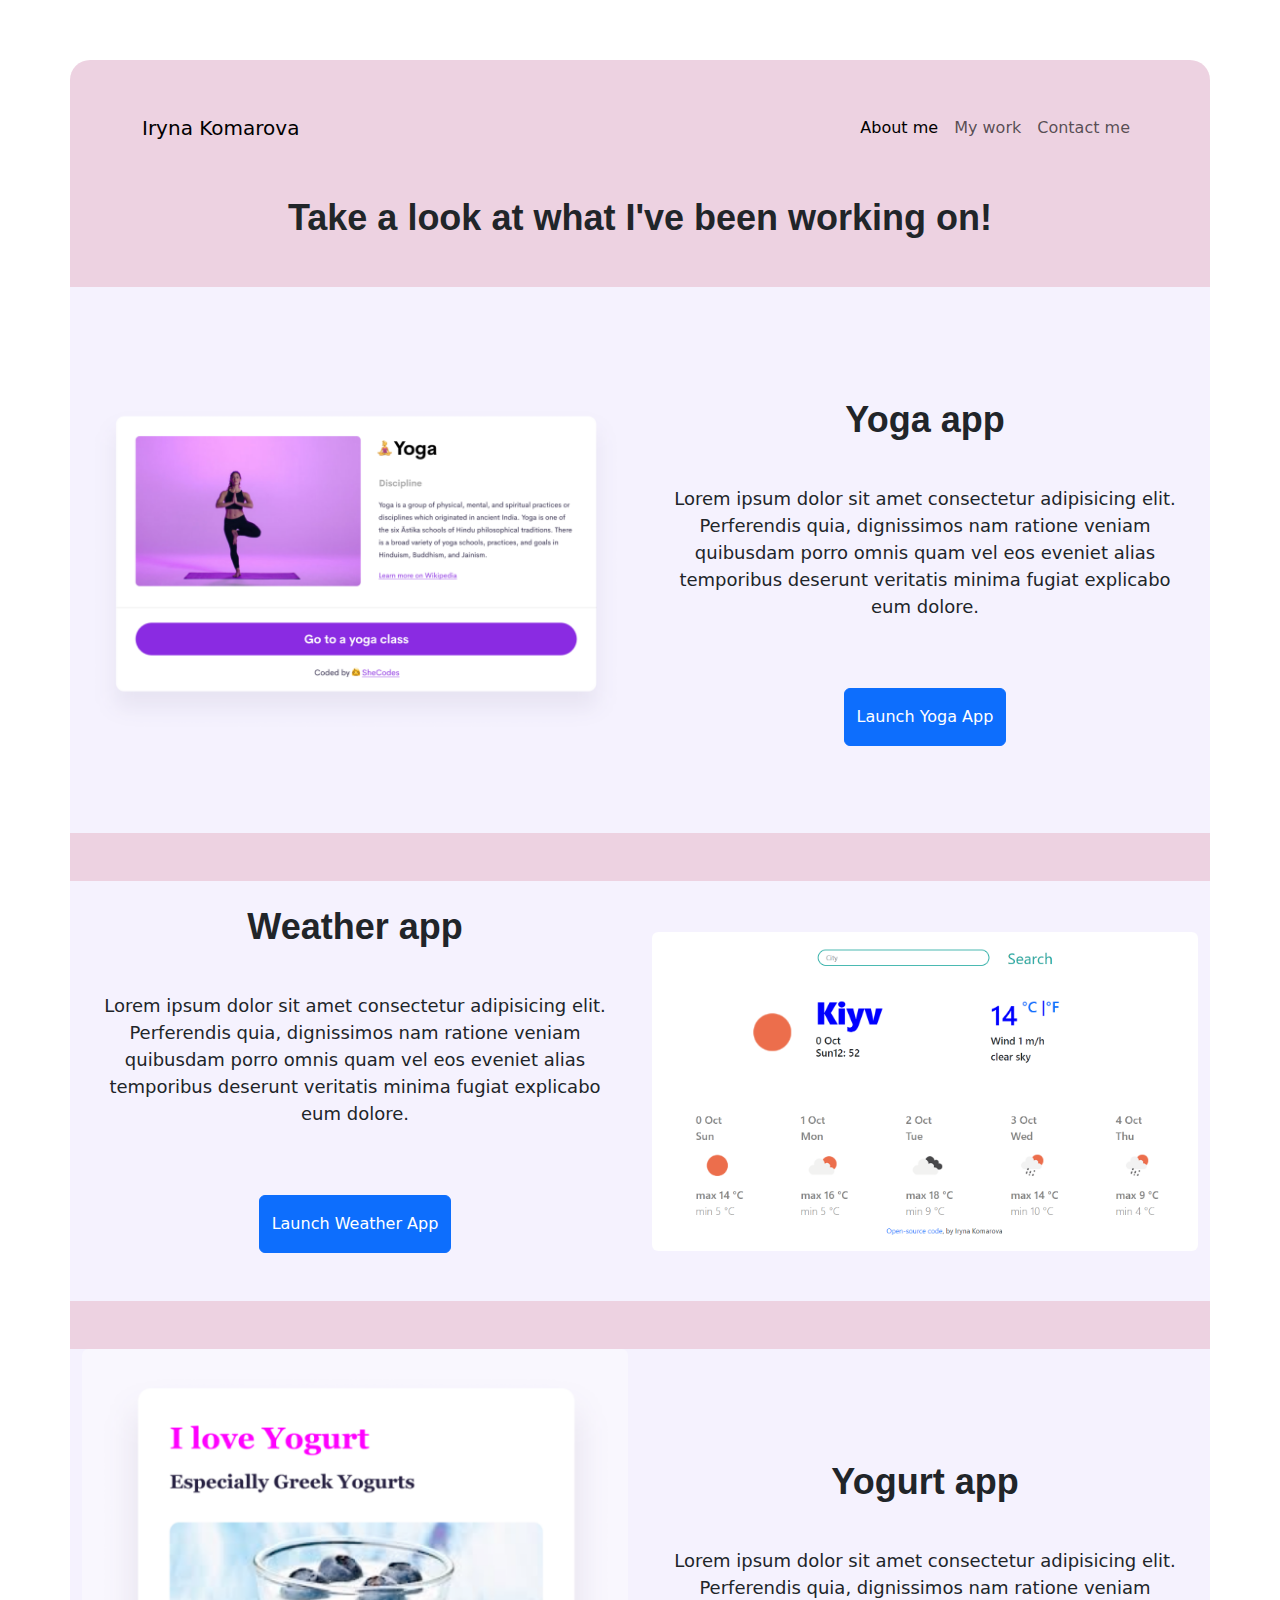
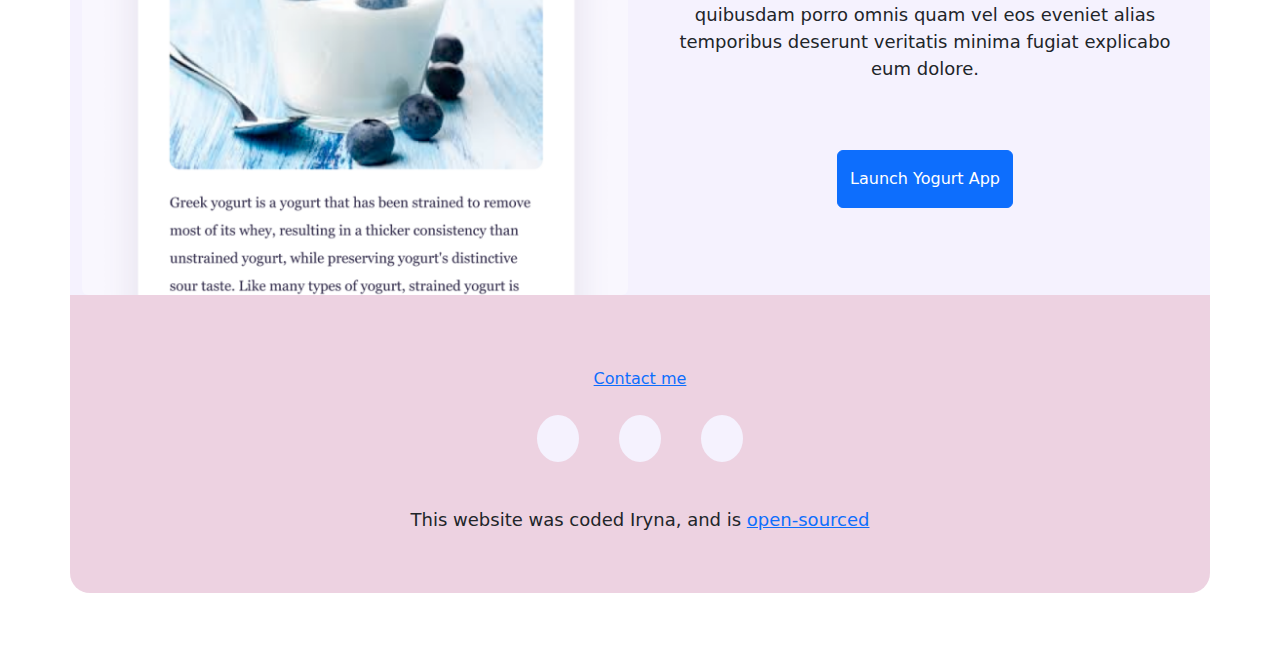
<file: work.html>
<!DOCTYPE html>
<html lang="en">
  <head>
    <meta charset="UTF-8" />
    <meta name="description" content="She Codes Responsive. Iryna`s Portfolio Project" />
    <meta http-equiv="X-UA-Compatible" content="IE=edge" />
    <meta name="viewport" content="width=device-width, initial-scale=1.0" />
    <title>Iryna Komarova | Work</title>
    <link
      rel="stylesheet"
      href="https://cdn.jsdelivr.net/npm/bootstrap@5.0.0-beta2/dist/css/bootstrap.min.css"
      type="text/css"
    />
    <script
      src="https://cdn.jsdelivr.net/npm/bootstrap@5.0.0-beta2/dist/js/bootstrap.bundle.min.js"
      integrity="sha384-b5kHyXgcpbZJO/tY9Ul7kGkf1S0CWuKcCD38l8YkeH8z8QjE0GmW1gYU5S9FOnJ0"
      crossorigin="anonymous"
    ></script>
		<style media="all" id="fa-main">/*!
		 * Font Awesome Free 5.15.4 by @fontawesome - https://fontawesome.com
		 * License - https://fontawesome.com/license/free (Icons: CC BY 4.0, Fonts: SIL OFL 1.1, Code: MIT License)
		 */.fa,.fab,.fad,.fal,.far,.fas{-moz-osx-font-smoothing:grayscale;-webkit-font-smoothing:antialiased;display:inline-block;font-style:normal;font-variant:normal;text-rendering:auto;line-height:1}.fa-lg{font-size:1.33333em;line-height:.75em;vertical-align:-.0667em}.fa-xs{font-size:.75em}.fa-sm{font-size:.875em}.fa-1x{font-size:1em}.fa-2x{font-size:2em}.fa-3x{font-size:3em}.fa-4x{font-size:4em}.fa-5x{font-size:5em}.fa-6x{font-size:6em}.fa-7x{font-size:7em}.fa-8x{font-size:8em}.fa-9x{font-size:9em}.fa-10x{font-size:10em}.fa-fw{text-align:center;width:1.25em}.fa-ul{list-style-type:none;margin-left:2.5em;padding-left:0}.fa-ul>li{position:relative}.fa-li{left:-2em;position:absolute;text-align:center;width:2em;line-height:inherit}.fa-border{border:.08em solid #eee;border-radius:.1em;padding:.2em .25em .15em}.fa-pull-left{float:left}.fa-pull-right{float:right}.fa.fa-pull-left,.fab.fa-pull-left,.fal.fa-pull-left,.far.fa-pull-left,.fas.fa-pull-left{margin-right:.3em}.fa.fa-pull-right,.fab.fa-pull-right,.fal.fa-pull-right,.far.fa-pull-right,.fas.fa-pull-right{margin-left:.3em}.fa-spin{-webkit-animation:fa-spin 2s linear infinite;animation:fa-spin 2s linear infinite}.fa-pulse{-webkit-animation:fa-spin 1s steps(8) infinite;animation:fa-spin 1s steps(8) infinite}@-webkit-keyframes fa-spin{0%{-webkit-transform:rotate(0deg);transform:rotate(0deg)}to{-webkit-transform:rotate(1turn);transform:rotate(1turn)}}@keyframes fa-spin{0%{-webkit-transform:rotate(0deg);transform:rotate(0deg)}to{-webkit-transform:rotate(1turn);transform:rotate(1turn)}}.fa-rotate-90{-ms-filter:"progid:DXImageTransform.Microsoft.BasicImage(rotation=1)";-webkit-transform:rotate(90deg);transform:rotate(90deg)}.fa-rotate-180{-ms-filter:"progid:DXImageTransform.Microsoft.BasicImage(rotation=2)";-webkit-transform:rotate(180deg);transform:rotate(180deg)}.fa-rotate-270{-ms-filter:"progid:DXImageTransform.Microsoft.BasicImage(rotation=3)";-webkit-transform:rotate(270deg);transform:rotate(270deg)}.fa-flip-horizontal{-ms-filter:"progid:DXImageTransform.Microsoft.BasicImage(rotation=0, mirror=1)";-webkit-transform:scaleX(-1);transform:scaleX(-1)}.fa-flip-vertical{-webkit-transform:scaleY(-1);transform:scaleY(-1)}.fa-flip-both,.fa-flip-horizontal.fa-flip-vertical,.fa-flip-vertical{-ms-filter:"progid:DXImageTransform.Microsoft.BasicImage(rotation=2, mirror=1)"}.fa-flip-both,.fa-flip-horizontal.fa-flip-vertical{-webkit-transform:scale(-1);transform:scale(-1)}:root .fa-flip-both,:root .fa-flip-horizontal,:root .fa-flip-vertical,:root .fa-rotate-90,:root .fa-rotate-180,:root .fa-rotate-270{-webkit-filter:none;filter:none}.fa-stack{display:inline-block;height:2em;line-height:2em;position:relative;vertical-align:middle;width:2.5em}.fa-stack-1x,.fa-stack-2x{left:0;position:absolute;text-align:center;width:100%}.fa-stack-1x{line-height:inherit}.fa-stack-2x{font-size:2em}.fa-inverse{color:#fff}.fa-500px:before{content:"\f26e"}.fa-accessible-icon:before{content:"\f368"}.fa-accusoft:before{content:"\f369"}.fa-acquisitions-incorporated:before{content:"\f6af"}.fa-ad:before{content:"\f641"}.fa-address-book:before{content:"\f2b9"}.fa-address-card:before{content:"\f2bb"}.fa-adjust:before{content:"\f042"}.fa-adn:before{content:"\f170"}.fa-adversal:before{content:"\f36a"}.fa-affiliatetheme:before{content:"\f36b"}.fa-air-freshener:before{content:"\f5d0"}.fa-airbnb:before{content:"\f834"}.fa-algolia:before{content:"\f36c"}.fa-align-center:before{content:"\f037"}.fa-align-justify:before{content:"\f039"}.fa-align-left:before{content:"\f036"}.fa-align-right:before{content:"\f038"}.fa-alipay:before{content:"\f642"}.fa-allergies:before{content:"\f461"}.fa-amazon:before{content:"\f270"}.fa-amazon-pay:before{content:"\f42c"}.fa-ambulance:before{content:"\f0f9"}.fa-american-sign-language-interpreting:before{content:"\f2a3"}.fa-amilia:before{content:"\f36d"}.fa-anchor:before{content:"\f13d"}.fa-android:before{content:"\f17b"}.fa-angellist:before{content:"\f209"}.fa-angle-double-down:before{content:"\f103"}.fa-angle-double-left:before{content:"\f100"}.fa-angle-double-right:before{content:"\f101"}.fa-angle-double-up:before{content:"\f102"}.fa-angle-down:before{content:"\f107"}.fa-angle-left:before{content:"\f104"}.fa-angle-right:before{content:"\f105"}.fa-angle-up:before{content:"\f106"}.fa-angry:before{content:"\f556"}.fa-angrycreative:before{content:"\f36e"}.fa-angular:before{content:"\f420"}.fa-ankh:before{content:"\f644"}.fa-app-store:before{content:"\f36f"}.fa-app-store-ios:before{content:"\f370"}.fa-apper:before{content:"\f371"}.fa-apple:before{content:"\f179"}.fa-apple-alt:before{content:"\f5d1"}.fa-apple-pay:before{content:"\f415"}.fa-archive:before{content:"\f187"}.fa-archway:before{content:"\f557"}.fa-arrow-alt-circle-down:before{content:"\f358"}.fa-arrow-alt-circle-left:before{content:"\f359"}.fa-arrow-alt-circle-right:before{content:"\f35a"}.fa-arrow-alt-circle-up:before{content:"\f35b"}.fa-arrow-circle-down:before{content:"\f0ab"}.fa-arrow-circle-left:before{content:"\f0a8"}.fa-arrow-circle-right:before{content:"\f0a9"}.fa-arrow-circle-up:before{content:"\f0aa"}.fa-arrow-down:before{content:"\f063"}.fa-arrow-left:before{content:"\f060"}.fa-arrow-right:before{content:"\f061"}.fa-arrow-up:before{content:"\f062"}.fa-arrows-alt:before{content:"\f0b2"}.fa-arrows-alt-h:before{content:"\f337"}.fa-arrows-alt-v:before{content:"\f338"}.fa-artstation:before{content:"\f77a"}.fa-assistive-listening-systems:before{content:"\f2a2"}.fa-asterisk:before{content:"\f069"}.fa-asymmetrik:before{content:"\f372"}.fa-at:before{content:"\f1fa"}.fa-atlas:before{content:"\f558"}.fa-atlassian:before{content:"\f77b"}.fa-atom:before{content:"\f5d2"}.fa-audible:before{content:"\f373"}.fa-audio-description:before{content:"\f29e"}.fa-autoprefixer:before{content:"\f41c"}.fa-avianex:before{content:"\f374"}.fa-aviato:before{content:"\f421"}.fa-award:before{content:"\f559"}.fa-aws:before{content:"\f375"}.fa-baby:before{content:"\f77c"}.fa-baby-carriage:before{content:"\f77d"}.fa-backspace:before{content:"\f55a"}.fa-backward:before{content:"\f04a"}.fa-bacon:before{content:"\f7e5"}.fa-bacteria:before{content:"\e059"}.fa-bacterium:before{content:"\e05a"}.fa-bahai:before{content:"\f666"}.fa-balance-scale:before{content:"\f24e"}.fa-balance-scale-left:before{content:"\f515"}.fa-balance-scale-right:before{content:"\f516"}.fa-ban:before{content:"\f05e"}.fa-band-aid:before{content:"\f462"}.fa-bandcamp:before{content:"\f2d5"}.fa-barcode:before{content:"\f02a"}.fa-bars:before{content:"\f0c9"}.fa-baseball-ball:before{content:"\f433"}.fa-basketball-ball:before{content:"\f434"}.fa-bath:before{content:"\f2cd"}.fa-battery-empty:before{content:"\f244"}.fa-battery-full:before{content:"\f240"}.fa-battery-half:before{content:"\f242"}.fa-battery-quarter:before{content:"\f243"}.fa-battery-three-quarters:before{content:"\f241"}.fa-battle-net:before{content:"\f835"}.fa-bed:before{content:"\f236"}.fa-beer:before{content:"\f0fc"}.fa-behance:before{content:"\f1b4"}.fa-behance-square:before{content:"\f1b5"}.fa-bell:before{content:"\f0f3"}.fa-bell-slash:before{content:"\f1f6"}.fa-bezier-curve:before{content:"\f55b"}.fa-bible:before{content:"\f647"}.fa-bicycle:before{content:"\f206"}.fa-biking:before{content:"\f84a"}.fa-bimobject:before{content:"\f378"}.fa-binoculars:before{content:"\f1e5"}.fa-biohazard:before{content:"\f780"}.fa-birthday-cake:before{content:"\f1fd"}.fa-bitbucket:before{content:"\f171"}.fa-bitcoin:before{content:"\f379"}.fa-bity:before{content:"\f37a"}.fa-black-tie:before{content:"\f27e"}.fa-blackberry:before{content:"\f37b"}.fa-blender:before{content:"\f517"}.fa-blender-phone:before{content:"\f6b6"}.fa-blind:before{content:"\f29d"}.fa-blog:before{content:"\f781"}.fa-blogger:before{content:"\f37c"}.fa-blogger-b:before{content:"\f37d"}.fa-bluetooth:before{content:"\f293"}.fa-bluetooth-b:before{content:"\f294"}.fa-bold:before{content:"\f032"}.fa-bolt:before{content:"\f0e7"}.fa-bomb:before{content:"\f1e2"}.fa-bone:before{content:"\f5d7"}.fa-bong:before{content:"\f55c"}.fa-book:before{content:"\f02d"}.fa-book-dead:before{content:"\f6b7"}.fa-book-medical:before{content:"\f7e6"}.fa-book-open:before{content:"\f518"}.fa-book-reader:before{content:"\f5da"}.fa-bookmark:before{content:"\f02e"}.fa-bootstrap:before{content:"\f836"}.fa-border-all:before{content:"\f84c"}.fa-border-none:before{content:"\f850"}.fa-border-style:before{content:"\f853"}.fa-bowling-ball:before{content:"\f436"}.fa-box:before{content:"\f466"}.fa-box-open:before{content:"\f49e"}.fa-box-tissue:before{content:"\e05b"}.fa-boxes:before{content:"\f468"}.fa-braille:before{content:"\f2a1"}.fa-brain:before{content:"\f5dc"}.fa-bread-slice:before{content:"\f7ec"}.fa-briefcase:before{content:"\f0b1"}.fa-briefcase-medical:before{content:"\f469"}.fa-broadcast-tower:before{content:"\f519"}.fa-broom:before{content:"\f51a"}.fa-brush:before{content:"\f55d"}.fa-btc:before{content:"\f15a"}.fa-buffer:before{content:"\f837"}.fa-bug:before{content:"\f188"}.fa-building:before{content:"\f1ad"}.fa-bullhorn:before{content:"\f0a1"}.fa-bullseye:before{content:"\f140"}.fa-burn:before{content:"\f46a"}.fa-buromobelexperte:before{content:"\f37f"}.fa-bus:before{content:"\f207"}.fa-bus-alt:before{content:"\f55e"}.fa-business-time:before{content:"\f64a"}.fa-buy-n-large:before{content:"\f8a6"}.fa-buysellads:before{content:"\f20d"}.fa-calculator:before{content:"\f1ec"}.fa-calendar:before{content:"\f133"}.fa-calendar-alt:before{content:"\f073"}.fa-calendar-check:before{content:"\f274"}.fa-calendar-day:before{content:"\f783"}.fa-calendar-minus:before{content:"\f272"}.fa-calendar-plus:before{content:"\f271"}.fa-calendar-times:before{content:"\f273"}.fa-calendar-week:before{content:"\f784"}.fa-camera:before{content:"\f030"}.fa-camera-retro:before{content:"\f083"}.fa-campground:before{content:"\f6bb"}.fa-canadian-maple-leaf:before{content:"\f785"}.fa-candy-cane:before{content:"\f786"}.fa-cannabis:before{content:"\f55f"}.fa-capsules:before{content:"\f46b"}.fa-car:before{content:"\f1b9"}.fa-car-alt:before{content:"\f5de"}.fa-car-battery:before{content:"\f5df"}.fa-car-crash:before{content:"\f5e1"}.fa-car-side:before{content:"\f5e4"}.fa-caravan:before{content:"\f8ff"}.fa-caret-down:before{content:"\f0d7"}.fa-caret-left:before{content:"\f0d9"}.fa-caret-right:before{content:"\f0da"}.fa-caret-square-down:before{content:"\f150"}.fa-caret-square-left:before{content:"\f191"}.fa-caret-square-right:before{content:"\f152"}.fa-caret-square-up:before{content:"\f151"}.fa-caret-up:before{content:"\f0d8"}.fa-carrot:before{content:"\f787"}.fa-cart-arrow-down:before{content:"\f218"}.fa-cart-plus:before{content:"\f217"}.fa-cash-register:before{content:"\f788"}.fa-cat:before{content:"\f6be"}.fa-cc-amazon-pay:before{content:"\f42d"}.fa-cc-amex:before{content:"\f1f3"}.fa-cc-apple-pay:before{content:"\f416"}.fa-cc-diners-club:before{content:"\f24c"}.fa-cc-discover:before{content:"\f1f2"}.fa-cc-jcb:before{content:"\f24b"}.fa-cc-mastercard:before{content:"\f1f1"}.fa-cc-paypal:before{content:"\f1f4"}.fa-cc-stripe:before{content:"\f1f5"}.fa-cc-visa:before{content:"\f1f0"}.fa-centercode:before{content:"\f380"}.fa-centos:before{content:"\f789"}.fa-certificate:before{content:"\f0a3"}.fa-chair:before{content:"\f6c0"}.fa-chalkboard:before{content:"\f51b"}.fa-chalkboard-teacher:before{content:"\f51c"}.fa-charging-station:before{content:"\f5e7"}.fa-chart-area:before{content:"\f1fe"}.fa-chart-bar:before{content:"\f080"}.fa-chart-line:before{content:"\f201"}.fa-chart-pie:before{content:"\f200"}.fa-check:before{content:"\f00c"}.fa-check-circle:before{content:"\f058"}.fa-check-double:before{content:"\f560"}.fa-check-square:before{content:"\f14a"}.fa-cheese:before{content:"\f7ef"}.fa-chess:before{content:"\f439"}.fa-chess-bishop:before{content:"\f43a"}.fa-chess-board:before{content:"\f43c"}.fa-chess-king:before{content:"\f43f"}.fa-chess-knight:before{content:"\f441"}.fa-chess-pawn:before{content:"\f443"}.fa-chess-queen:before{content:"\f445"}.fa-chess-rook:before{content:"\f447"}.fa-chevron-circle-down:before{content:"\f13a"}.fa-chevron-circle-left:before{content:"\f137"}.fa-chevron-circle-right:before{content:"\f138"}.fa-chevron-circle-up:before{content:"\f139"}.fa-chevron-down:before{content:"\f078"}.fa-chevron-left:before{content:"\f053"}.fa-chevron-right:before{content:"\f054"}.fa-chevron-up:before{content:"\f077"}.fa-child:before{content:"\f1ae"}.fa-chrome:before{content:"\f268"}.fa-chromecast:before{content:"\f838"}.fa-church:before{content:"\f51d"}.fa-circle:before{content:"\f111"}.fa-circle-notch:before{content:"\f1ce"}.fa-city:before{content:"\f64f"}.fa-clinic-medical:before{content:"\f7f2"}.fa-clipboard:before{content:"\f328"}.fa-clipboard-check:before{content:"\f46c"}.fa-clipboard-list:before{content:"\f46d"}.fa-clock:before{content:"\f017"}.fa-clone:before{content:"\f24d"}.fa-closed-captioning:before{content:"\f20a"}.fa-cloud:before{content:"\f0c2"}.fa-cloud-download-alt:before{content:"\f381"}.fa-cloud-meatball:before{content:"\f73b"}.fa-cloud-moon:before{content:"\f6c3"}.fa-cloud-moon-rain:before{content:"\f73c"}.fa-cloud-rain:before{content:"\f73d"}.fa-cloud-showers-heavy:before{content:"\f740"}.fa-cloud-sun:before{content:"\f6c4"}.fa-cloud-sun-rain:before{content:"\f743"}.fa-cloud-upload-alt:before{content:"\f382"}.fa-cloudflare:before{content:"\e07d"}.fa-cloudscale:before{content:"\f383"}.fa-cloudsmith:before{content:"\f384"}.fa-cloudversify:before{content:"\f385"}.fa-cocktail:before{content:"\f561"}.fa-code:before{content:"\f121"}.fa-code-branch:before{content:"\f126"}.fa-codepen:before{content:"\f1cb"}.fa-codiepie:before{content:"\f284"}.fa-coffee:before{content:"\f0f4"}.fa-cog:before{content:"\f013"}.fa-cogs:before{content:"\f085"}.fa-coins:before{content:"\f51e"}.fa-columns:before{content:"\f0db"}.fa-comment:before{content:"\f075"}.fa-comment-alt:before{content:"\f27a"}.fa-comment-dollar:before{content:"\f651"}.fa-comment-dots:before{content:"\f4ad"}.fa-comment-medical:before{content:"\f7f5"}.fa-comment-slash:before{content:"\f4b3"}.fa-comments:before{content:"\f086"}.fa-comments-dollar:before{content:"\f653"}.fa-compact-disc:before{content:"\f51f"}.fa-compass:before{content:"\f14e"}.fa-compress:before{content:"\f066"}.fa-compress-alt:before{content:"\f422"}.fa-compress-arrows-alt:before{content:"\f78c"}.fa-concierge-bell:before{content:"\f562"}.fa-confluence:before{content:"\f78d"}.fa-connectdevelop:before{content:"\f20e"}.fa-contao:before{content:"\f26d"}.fa-cookie:before{content:"\f563"}.fa-cookie-bite:before{content:"\f564"}.fa-copy:before{content:"\f0c5"}.fa-copyright:before{content:"\f1f9"}.fa-cotton-bureau:before{content:"\f89e"}.fa-couch:before{content:"\f4b8"}.fa-cpanel:before{content:"\f388"}.fa-creative-commons:before{content:"\f25e"}.fa-creative-commons-by:before{content:"\f4e7"}.fa-creative-commons-nc:before{content:"\f4e8"}.fa-creative-commons-nc-eu:before{content:"\f4e9"}.fa-creative-commons-nc-jp:before{content:"\f4ea"}.fa-creative-commons-nd:before{content:"\f4eb"}.fa-creative-commons-pd:before{content:"\f4ec"}.fa-creative-commons-pd-alt:before{content:"\f4ed"}.fa-creative-commons-remix:before{content:"\f4ee"}.fa-creative-commons-sa:before{content:"\f4ef"}.fa-creative-commons-sampling:before{content:"\f4f0"}.fa-creative-commons-sampling-plus:before{content:"\f4f1"}.fa-creative-commons-share:before{content:"\f4f2"}.fa-creative-commons-zero:before{content:"\f4f3"}.fa-credit-card:before{content:"\f09d"}.fa-critical-role:before{content:"\f6c9"}.fa-crop:before{content:"\f125"}.fa-crop-alt:before{content:"\f565"}.fa-cross:before{content:"\f654"}.fa-crosshairs:before{content:"\f05b"}.fa-crow:before{content:"\f520"}.fa-crown:before{content:"\f521"}.fa-crutch:before{content:"\f7f7"}.fa-css3:before{content:"\f13c"}.fa-css3-alt:before{content:"\f38b"}.fa-cube:before{content:"\f1b2"}.fa-cubes:before{content:"\f1b3"}.fa-cut:before{content:"\f0c4"}.fa-cuttlefish:before{content:"\f38c"}.fa-d-and-d:before{content:"\f38d"}.fa-d-and-d-beyond:before{content:"\f6ca"}.fa-dailymotion:before{content:"\e052"}.fa-dashcube:before{content:"\f210"}.fa-database:before{content:"\f1c0"}.fa-deaf:before{content:"\f2a4"}.fa-deezer:before{content:"\e077"}.fa-delicious:before{content:"\f1a5"}.fa-democrat:before{content:"\f747"}.fa-deploydog:before{content:"\f38e"}.fa-deskpro:before{content:"\f38f"}.fa-desktop:before{content:"\f108"}.fa-dev:before{content:"\f6cc"}.fa-deviantart:before{content:"\f1bd"}.fa-dharmachakra:before{content:"\f655"}.fa-dhl:before{content:"\f790"}.fa-diagnoses:before{content:"\f470"}.fa-diaspora:before{content:"\f791"}.fa-dice:before{content:"\f522"}.fa-dice-d20:before{content:"\f6cf"}.fa-dice-d6:before{content:"\f6d1"}.fa-dice-five:before{content:"\f523"}.fa-dice-four:before{content:"\f524"}.fa-dice-one:before{content:"\f525"}.fa-dice-six:before{content:"\f526"}.fa-dice-three:before{content:"\f527"}.fa-dice-two:before{content:"\f528"}.fa-digg:before{content:"\f1a6"}.fa-digital-ocean:before{content:"\f391"}.fa-digital-tachograph:before{content:"\f566"}.fa-directions:before{content:"\f5eb"}.fa-discord:before{content:"\f392"}.fa-discourse:before{content:"\f393"}.fa-disease:before{content:"\f7fa"}.fa-divide:before{content:"\f529"}.fa-dizzy:before{content:"\f567"}.fa-dna:before{content:"\f471"}.fa-dochub:before{content:"\f394"}.fa-docker:before{content:"\f395"}.fa-dog:before{content:"\f6d3"}.fa-dollar-sign:before{content:"\f155"}.fa-dolly:before{content:"\f472"}.fa-dolly-flatbed:before{content:"\f474"}.fa-donate:before{content:"\f4b9"}.fa-door-closed:before{content:"\f52a"}.fa-door-open:before{content:"\f52b"}.fa-dot-circle:before{content:"\f192"}.fa-dove:before{content:"\f4ba"}.fa-download:before{content:"\f019"}.fa-draft2digital:before{content:"\f396"}.fa-drafting-compass:before{content:"\f568"}.fa-dragon:before{content:"\f6d5"}.fa-draw-polygon:before{content:"\f5ee"}.fa-dribbble:before{content:"\f17d"}.fa-dribbble-square:before{content:"\f397"}.fa-dropbox:before{content:"\f16b"}.fa-drum:before{content:"\f569"}.fa-drum-steelpan:before{content:"\f56a"}.fa-drumstick-bite:before{content:"\f6d7"}.fa-drupal:before{content:"\f1a9"}.fa-dumbbell:before{content:"\f44b"}.fa-dumpster:before{content:"\f793"}.fa-dumpster-fire:before{content:"\f794"}.fa-dungeon:before{content:"\f6d9"}.fa-dyalog:before{content:"\f399"}.fa-earlybirds:before{content:"\f39a"}.fa-ebay:before{content:"\f4f4"}.fa-edge:before{content:"\f282"}.fa-edge-legacy:before{content:"\e078"}.fa-edit:before{content:"\f044"}.fa-egg:before{content:"\f7fb"}.fa-eject:before{content:"\f052"}.fa-elementor:before{content:"\f430"}.fa-ellipsis-h:before{content:"\f141"}.fa-ellipsis-v:before{content:"\f142"}.fa-ello:before{content:"\f5f1"}.fa-ember:before{content:"\f423"}.fa-empire:before{content:"\f1d1"}.fa-envelope:before{content:"\f0e0"}.fa-envelope-open:before{content:"\f2b6"}.fa-envelope-open-text:before{content:"\f658"}.fa-envelope-square:before{content:"\f199"}.fa-envira:before{content:"\f299"}.fa-equals:before{content:"\f52c"}.fa-eraser:before{content:"\f12d"}.fa-erlang:before{content:"\f39d"}.fa-ethereum:before{content:"\f42e"}.fa-ethernet:before{content:"\f796"}.fa-etsy:before{content:"\f2d7"}.fa-euro-sign:before{content:"\f153"}.fa-evernote:before{content:"\f839"}.fa-exchange-alt:before{content:"\f362"}.fa-exclamation:before{content:"\f12a"}.fa-exclamation-circle:before{content:"\f06a"}.fa-exclamation-triangle:before{content:"\f071"}.fa-expand:before{content:"\f065"}.fa-expand-alt:before{content:"\f424"}.fa-expand-arrows-alt:before{content:"\f31e"}.fa-expeditedssl:before{content:"\f23e"}.fa-external-link-alt:before{content:"\f35d"}.fa-external-link-square-alt:before{content:"\f360"}.fa-eye:before{content:"\f06e"}.fa-eye-dropper:before{content:"\f1fb"}.fa-eye-slash:before{content:"\f070"}.fa-facebook:before{content:"\f09a"}.fa-facebook-f:before{content:"\f39e"}.fa-facebook-messenger:before{content:"\f39f"}.fa-facebook-square:before{content:"\f082"}.fa-fan:before{content:"\f863"}.fa-fantasy-flight-games:before{content:"\f6dc"}.fa-fast-backward:before{content:"\f049"}.fa-fast-forward:before{content:"\f050"}.fa-faucet:before{content:"\e005"}.fa-fax:before{content:"\f1ac"}.fa-feather:before{content:"\f52d"}.fa-feather-alt:before{content:"\f56b"}.fa-fedex:before{content:"\f797"}.fa-fedora:before{content:"\f798"}.fa-female:before{content:"\f182"}.fa-fighter-jet:before{content:"\f0fb"}.fa-figma:before{content:"\f799"}.fa-file:before{content:"\f15b"}.fa-file-alt:before{content:"\f15c"}.fa-file-archive:before{content:"\f1c6"}.fa-file-audio:before{content:"\f1c7"}.fa-file-code:before{content:"\f1c9"}.fa-file-contract:before{content:"\f56c"}.fa-file-csv:before{content:"\f6dd"}.fa-file-download:before{content:"\f56d"}.fa-file-excel:before{content:"\f1c3"}.fa-file-export:before{content:"\f56e"}.fa-file-image:before{content:"\f1c5"}.fa-file-import:before{content:"\f56f"}.fa-file-invoice:before{content:"\f570"}.fa-file-invoice-dollar:before{content:"\f571"}.fa-file-medical:before{content:"\f477"}.fa-file-medical-alt:before{content:"\f478"}.fa-file-pdf:before{content:"\f1c1"}.fa-file-powerpoint:before{content:"\f1c4"}.fa-file-prescription:before{content:"\f572"}.fa-file-signature:before{content:"\f573"}.fa-file-upload:before{content:"\f574"}.fa-file-video:before{content:"\f1c8"}.fa-file-word:before{content:"\f1c2"}.fa-fill:before{content:"\f575"}.fa-fill-drip:before{content:"\f576"}.fa-film:before{content:"\f008"}.fa-filter:before{content:"\f0b0"}.fa-fingerprint:before{content:"\f577"}.fa-fire:before{content:"\f06d"}.fa-fire-alt:before{content:"\f7e4"}.fa-fire-extinguisher:before{content:"\f134"}.fa-firefox:before{content:"\f269"}.fa-firefox-browser:before{content:"\e007"}.fa-first-aid:before{content:"\f479"}.fa-first-order:before{content:"\f2b0"}.fa-first-order-alt:before{content:"\f50a"}.fa-firstdraft:before{content:"\f3a1"}.fa-fish:before{content:"\f578"}.fa-fist-raised:before{content:"\f6de"}.fa-flag:before{content:"\f024"}.fa-flag-checkered:before{content:"\f11e"}.fa-flag-usa:before{content:"\f74d"}.fa-flask:before{content:"\f0c3"}.fa-flickr:before{content:"\f16e"}.fa-flipboard:before{content:"\f44d"}.fa-flushed:before{content:"\f579"}.fa-fly:before{content:"\f417"}.fa-folder:before{content:"\f07b"}.fa-folder-minus:before{content:"\f65d"}.fa-folder-open:before{content:"\f07c"}.fa-folder-plus:before{content:"\f65e"}.fa-font:before{content:"\f031"}.fa-font-awesome:before{content:"\f2b4"}.fa-font-awesome-alt:before{content:"\f35c"}.fa-font-awesome-flag:before{content:"\f425"}.fa-font-awesome-logo-full:before{content:"\f4e6"}.fa-fonticons:before{content:"\f280"}.fa-fonticons-fi:before{content:"\f3a2"}.fa-football-ball:before{content:"\f44e"}.fa-fort-awesome:before{content:"\f286"}.fa-fort-awesome-alt:before{content:"\f3a3"}.fa-forumbee:before{content:"\f211"}.fa-forward:before{content:"\f04e"}.fa-foursquare:before{content:"\f180"}.fa-free-code-camp:before{content:"\f2c5"}.fa-freebsd:before{content:"\f3a4"}.fa-frog:before{content:"\f52e"}.fa-frown:before{content:"\f119"}.fa-frown-open:before{content:"\f57a"}.fa-fulcrum:before{content:"\f50b"}.fa-funnel-dollar:before{content:"\f662"}.fa-futbol:before{content:"\f1e3"}.fa-galactic-republic:before{content:"\f50c"}.fa-galactic-senate:before{content:"\f50d"}.fa-gamepad:before{content:"\f11b"}.fa-gas-pump:before{content:"\f52f"}.fa-gavel:before{content:"\f0e3"}.fa-gem:before{content:"\f3a5"}.fa-genderless:before{content:"\f22d"}.fa-get-pocket:before{content:"\f265"}.fa-gg:before{content:"\f260"}.fa-gg-circle:before{content:"\f261"}.fa-ghost:before{content:"\f6e2"}.fa-gift:before{content:"\f06b"}.fa-gifts:before{content:"\f79c"}.fa-git:before{content:"\f1d3"}.fa-git-alt:before{content:"\f841"}.fa-git-square:before{content:"\f1d2"}.fa-github:before{content:"\f09b"}.fa-github-alt:before{content:"\f113"}.fa-github-square:before{content:"\f092"}.fa-gitkraken:before{content:"\f3a6"}.fa-gitlab:before{content:"\f296"}.fa-gitter:before{content:"\f426"}.fa-glass-cheers:before{content:"\f79f"}.fa-glass-martini:before{content:"\f000"}.fa-glass-martini-alt:before{content:"\f57b"}.fa-glass-whiskey:before{content:"\f7a0"}.fa-glasses:before{content:"\f530"}.fa-glide:before{content:"\f2a5"}.fa-glide-g:before{content:"\f2a6"}.fa-globe:before{content:"\f0ac"}.fa-globe-africa:before{content:"\f57c"}.fa-globe-americas:before{content:"\f57d"}.fa-globe-asia:before{content:"\f57e"}.fa-globe-europe:before{content:"\f7a2"}.fa-gofore:before{content:"\f3a7"}.fa-golf-ball:before{content:"\f450"}.fa-goodreads:before{content:"\f3a8"}.fa-goodreads-g:before{content:"\f3a9"}.fa-google:before{content:"\f1a0"}.fa-google-drive:before{content:"\f3aa"}.fa-google-pay:before{content:"\e079"}.fa-google-play:before{content:"\f3ab"}.fa-google-plus:before{content:"\f2b3"}.fa-google-plus-g:before{content:"\f0d5"}.fa-google-plus-square:before{content:"\f0d4"}.fa-google-wallet:before{content:"\f1ee"}.fa-gopuram:before{content:"\f664"}.fa-graduation-cap:before{content:"\f19d"}.fa-gratipay:before{content:"\f184"}.fa-grav:before{content:"\f2d6"}.fa-greater-than:before{content:"\f531"}.fa-greater-than-equal:before{content:"\f532"}.fa-grimace:before{content:"\f57f"}.fa-grin:before{content:"\f580"}.fa-grin-alt:before{content:"\f581"}.fa-grin-beam:before{content:"\f582"}.fa-grin-beam-sweat:before{content:"\f583"}.fa-grin-hearts:before{content:"\f584"}.fa-grin-squint:before{content:"\f585"}.fa-grin-squint-tears:before{content:"\f586"}.fa-grin-stars:before{content:"\f587"}.fa-grin-tears:before{content:"\f588"}.fa-grin-tongue:before{content:"\f589"}.fa-grin-tongue-squint:before{content:"\f58a"}.fa-grin-tongue-wink:before{content:"\f58b"}.fa-grin-wink:before{content:"\f58c"}.fa-grip-horizontal:before{content:"\f58d"}.fa-grip-lines:before{content:"\f7a4"}.fa-grip-lines-vertical:before{content:"\f7a5"}.fa-grip-vertical:before{content:"\f58e"}.fa-gripfire:before{content:"\f3ac"}.fa-grunt:before{content:"\f3ad"}.fa-guilded:before{content:"\e07e"}.fa-guitar:before{content:"\f7a6"}.fa-gulp:before{content:"\f3ae"}.fa-h-square:before{content:"\f0fd"}.fa-hacker-news:before{content:"\f1d4"}.fa-hacker-news-square:before{content:"\f3af"}.fa-hackerrank:before{content:"\f5f7"}.fa-hamburger:before{content:"\f805"}.fa-hammer:before{content:"\f6e3"}.fa-hamsa:before{content:"\f665"}.fa-hand-holding:before{content:"\f4bd"}.fa-hand-holding-heart:before{content:"\f4be"}.fa-hand-holding-medical:before{content:"\e05c"}.fa-hand-holding-usd:before{content:"\f4c0"}.fa-hand-holding-water:before{content:"\f4c1"}.fa-hand-lizard:before{content:"\f258"}.fa-hand-middle-finger:before{content:"\f806"}.fa-hand-paper:before{content:"\f256"}.fa-hand-peace:before{content:"\f25b"}.fa-hand-point-down:before{content:"\f0a7"}.fa-hand-point-left:before{content:"\f0a5"}.fa-hand-point-right:before{content:"\f0a4"}.fa-hand-point-up:before{content:"\f0a6"}.fa-hand-pointer:before{content:"\f25a"}.fa-hand-rock:before{content:"\f255"}.fa-hand-scissors:before{content:"\f257"}.fa-hand-sparkles:before{content:"\e05d"}.fa-hand-spock:before{content:"\f259"}.fa-hands:before{content:"\f4c2"}.fa-hands-helping:before{content:"\f4c4"}.fa-hands-wash:before{content:"\e05e"}.fa-handshake:before{content:"\f2b5"}.fa-handshake-alt-slash:before{content:"\e05f"}.fa-handshake-slash:before{content:"\e060"}.fa-hanukiah:before{content:"\f6e6"}.fa-hard-hat:before{content:"\f807"}.fa-hashtag:before{content:"\f292"}.fa-hat-cowboy:before{content:"\f8c0"}.fa-hat-cowboy-side:before{content:"\f8c1"}.fa-hat-wizard:before{content:"\f6e8"}.fa-hdd:before{content:"\f0a0"}.fa-head-side-cough:before{content:"\e061"}.fa-head-side-cough-slash:before{content:"\e062"}.fa-head-side-mask:before{content:"\e063"}.fa-head-side-virus:before{content:"\e064"}.fa-heading:before{content:"\f1dc"}.fa-headphones:before{content:"\f025"}.fa-headphones-alt:before{content:"\f58f"}.fa-headset:before{content:"\f590"}.fa-heart:before{content:"\f004"}.fa-heart-broken:before{content:"\f7a9"}.fa-heartbeat:before{content:"\f21e"}.fa-helicopter:before{content:"\f533"}.fa-highlighter:before{content:"\f591"}.fa-hiking:before{content:"\f6ec"}.fa-hippo:before{content:"\f6ed"}.fa-hips:before{content:"\f452"}.fa-hire-a-helper:before{content:"\f3b0"}.fa-history:before{content:"\f1da"}.fa-hive:before{content:"\e07f"}.fa-hockey-puck:before{content:"\f453"}.fa-holly-berry:before{content:"\f7aa"}.fa-home:before{content:"\f015"}.fa-hooli:before{content:"\f427"}.fa-hornbill:before{content:"\f592"}.fa-horse:before{content:"\f6f0"}.fa-horse-head:before{content:"\f7ab"}.fa-hospital:before{content:"\f0f8"}.fa-hospital-alt:before{content:"\f47d"}.fa-hospital-symbol:before{content:"\f47e"}.fa-hospital-user:before{content:"\f80d"}.fa-hot-tub:before{content:"\f593"}.fa-hotdog:before{content:"\f80f"}.fa-hotel:before{content:"\f594"}.fa-hotjar:before{content:"\f3b1"}.fa-hourglass:before{content:"\f254"}.fa-hourglass-end:before{content:"\f253"}.fa-hourglass-half:before{content:"\f252"}.fa-hourglass-start:before{content:"\f251"}.fa-house-damage:before{content:"\f6f1"}.fa-house-user:before{content:"\e065"}.fa-houzz:before{content:"\f27c"}.fa-hryvnia:before{content:"\f6f2"}.fa-html5:before{content:"\f13b"}.fa-hubspot:before{content:"\f3b2"}.fa-i-cursor:before{content:"\f246"}.fa-ice-cream:before{content:"\f810"}.fa-icicles:before{content:"\f7ad"}.fa-icons:before{content:"\f86d"}.fa-id-badge:before{content:"\f2c1"}.fa-id-card:before{content:"\f2c2"}.fa-id-card-alt:before{content:"\f47f"}.fa-ideal:before{content:"\e013"}.fa-igloo:before{content:"\f7ae"}.fa-image:before{content:"\f03e"}.fa-images:before{content:"\f302"}.fa-imdb:before{content:"\f2d8"}.fa-inbox:before{content:"\f01c"}.fa-indent:before{content:"\f03c"}.fa-industry:before{content:"\f275"}.fa-infinity:before{content:"\f534"}.fa-info:before{content:"\f129"}.fa-info-circle:before{content:"\f05a"}.fa-innosoft:before{content:"\e080"}.fa-instagram:before{content:"\f16d"}.fa-instagram-square:before{content:"\e055"}.fa-instalod:before{content:"\e081"}.fa-intercom:before{content:"\f7af"}.fa-internet-explorer:before{content:"\f26b"}.fa-invision:before{content:"\f7b0"}.fa-ioxhost:before{content:"\f208"}.fa-italic:before{content:"\f033"}.fa-itch-io:before{content:"\f83a"}.fa-itunes:before{content:"\f3b4"}.fa-itunes-note:before{content:"\f3b5"}.fa-java:before{content:"\f4e4"}.fa-jedi:before{content:"\f669"}.fa-jedi-order:before{content:"\f50e"}.fa-jenkins:before{content:"\f3b6"}.fa-jira:before{content:"\f7b1"}.fa-joget:before{content:"\f3b7"}.fa-joint:before{content:"\f595"}.fa-joomla:before{content:"\f1aa"}.fa-journal-whills:before{content:"\f66a"}.fa-js:before{content:"\f3b8"}.fa-js-square:before{content:"\f3b9"}.fa-jsfiddle:before{content:"\f1cc"}.fa-kaaba:before{content:"\f66b"}.fa-kaggle:before{content:"\f5fa"}.fa-key:before{content:"\f084"}.fa-keybase:before{content:"\f4f5"}.fa-keyboard:before{content:"\f11c"}.fa-keycdn:before{content:"\f3ba"}.fa-khanda:before{content:"\f66d"}.fa-kickstarter:before{content:"\f3bb"}.fa-kickstarter-k:before{content:"\f3bc"}.fa-kiss:before{content:"\f596"}.fa-kiss-beam:before{content:"\f597"}.fa-kiss-wink-heart:before{content:"\f598"}.fa-kiwi-bird:before{content:"\f535"}.fa-korvue:before{content:"\f42f"}.fa-landmark:before{content:"\f66f"}.fa-language:before{content:"\f1ab"}.fa-laptop:before{content:"\f109"}.fa-laptop-code:before{content:"\f5fc"}.fa-laptop-house:before{content:"\e066"}.fa-laptop-medical:before{content:"\f812"}.fa-laravel:before{content:"\f3bd"}.fa-lastfm:before{content:"\f202"}.fa-lastfm-square:before{content:"\f203"}.fa-laugh:before{content:"\f599"}.fa-laugh-beam:before{content:"\f59a"}.fa-laugh-squint:before{content:"\f59b"}.fa-laugh-wink:before{content:"\f59c"}.fa-layer-group:before{content:"\f5fd"}.fa-leaf:before{content:"\f06c"}.fa-leanpub:before{content:"\f212"}.fa-lemon:before{content:"\f094"}.fa-less:before{content:"\f41d"}.fa-less-than:before{content:"\f536"}.fa-less-than-equal:before{content:"\f537"}.fa-level-down-alt:before{content:"\f3be"}.fa-level-up-alt:before{content:"\f3bf"}.fa-life-ring:before{content:"\f1cd"}.fa-lightbulb:before{content:"\f0eb"}.fa-line:before{content:"\f3c0"}.fa-link:before{content:"\f0c1"}.fa-linkedin:before{content:"\f08c"}.fa-linkedin-in:before{content:"\f0e1"}.fa-linode:before{content:"\f2b8"}.fa-linux:before{content:"\f17c"}.fa-lira-sign:before{content:"\f195"}.fa-list:before{content:"\f03a"}.fa-list-alt:before{content:"\f022"}.fa-list-ol:before{content:"\f0cb"}.fa-list-ul:before{content:"\f0ca"}.fa-location-arrow:before{content:"\f124"}.fa-lock:before{content:"\f023"}.fa-lock-open:before{content:"\f3c1"}.fa-long-arrow-alt-down:before{content:"\f309"}.fa-long-arrow-alt-left:before{content:"\f30a"}.fa-long-arrow-alt-right:before{content:"\f30b"}.fa-long-arrow-alt-up:before{content:"\f30c"}.fa-low-vision:before{content:"\f2a8"}.fa-luggage-cart:before{content:"\f59d"}.fa-lungs:before{content:"\f604"}.fa-lungs-virus:before{content:"\e067"}.fa-lyft:before{content:"\f3c3"}.fa-magento:before{content:"\f3c4"}.fa-magic:before{content:"\f0d0"}.fa-magnet:before{content:"\f076"}.fa-mail-bulk:before{content:"\f674"}.fa-mailchimp:before{content:"\f59e"}.fa-male:before{content:"\f183"}.fa-mandalorian:before{content:"\f50f"}.fa-map:before{content:"\f279"}.fa-map-marked:before{content:"\f59f"}.fa-map-marked-alt:before{content:"\f5a0"}.fa-map-marker:before{content:"\f041"}.fa-map-marker-alt:before{content:"\f3c5"}.fa-map-pin:before{content:"\f276"}.fa-map-signs:before{content:"\f277"}.fa-markdown:before{content:"\f60f"}.fa-marker:before{content:"\f5a1"}.fa-mars:before{content:"\f222"}.fa-mars-double:before{content:"\f227"}.fa-mars-stroke:before{content:"\f229"}.fa-mars-stroke-h:before{content:"\f22b"}.fa-mars-stroke-v:before{content:"\f22a"}.fa-mask:before{content:"\f6fa"}.fa-mastodon:before{content:"\f4f6"}.fa-maxcdn:before{content:"\f136"}.fa-mdb:before{content:"\f8ca"}.fa-medal:before{content:"\f5a2"}.fa-medapps:before{content:"\f3c6"}.fa-medium:before{content:"\f23a"}.fa-medium-m:before{content:"\f3c7"}.fa-medkit:before{content:"\f0fa"}.fa-medrt:before{content:"\f3c8"}.fa-meetup:before{content:"\f2e0"}.fa-megaport:before{content:"\f5a3"}.fa-meh:before{content:"\f11a"}.fa-meh-blank:before{content:"\f5a4"}.fa-meh-rolling-eyes:before{content:"\f5a5"}.fa-memory:before{content:"\f538"}.fa-mendeley:before{content:"\f7b3"}.fa-menorah:before{content:"\f676"}.fa-mercury:before{content:"\f223"}.fa-meteor:before{content:"\f753"}.fa-microblog:before{content:"\e01a"}.fa-microchip:before{content:"\f2db"}.fa-microphone:before{content:"\f130"}.fa-microphone-alt:before{content:"\f3c9"}.fa-microphone-alt-slash:before{content:"\f539"}.fa-microphone-slash:before{content:"\f131"}.fa-microscope:before{content:"\f610"}.fa-microsoft:before{content:"\f3ca"}.fa-minus:before{content:"\f068"}.fa-minus-circle:before{content:"\f056"}.fa-minus-square:before{content:"\f146"}.fa-mitten:before{content:"\f7b5"}.fa-mix:before{content:"\f3cb"}.fa-mixcloud:before{content:"\f289"}.fa-mixer:before{content:"\e056"}.fa-mizuni:before{content:"\f3cc"}.fa-mobile:before{content:"\f10b"}.fa-mobile-alt:before{content:"\f3cd"}.fa-modx:before{content:"\f285"}.fa-monero:before{content:"\f3d0"}.fa-money-bill:before{content:"\f0d6"}.fa-money-bill-alt:before{content:"\f3d1"}.fa-money-bill-wave:before{content:"\f53a"}.fa-money-bill-wave-alt:before{content:"\f53b"}.fa-money-check:before{content:"\f53c"}.fa-money-check-alt:before{content:"\f53d"}.fa-monument:before{content:"\f5a6"}.fa-moon:before{content:"\f186"}.fa-mortar-pestle:before{content:"\f5a7"}.fa-mosque:before{content:"\f678"}.fa-motorcycle:before{content:"\f21c"}.fa-mountain:before{content:"\f6fc"}.fa-mouse:before{content:"\f8cc"}.fa-mouse-pointer:before{content:"\f245"}.fa-mug-hot:before{content:"\f7b6"}.fa-music:before{content:"\f001"}.fa-napster:before{content:"\f3d2"}.fa-neos:before{content:"\f612"}.fa-network-wired:before{content:"\f6ff"}.fa-neuter:before{content:"\f22c"}.fa-newspaper:before{content:"\f1ea"}.fa-nimblr:before{content:"\f5a8"}.fa-node:before{content:"\f419"}.fa-node-js:before{content:"\f3d3"}.fa-not-equal:before{content:"\f53e"}.fa-notes-medical:before{content:"\f481"}.fa-npm:before{content:"\f3d4"}.fa-ns8:before{content:"\f3d5"}.fa-nutritionix:before{content:"\f3d6"}.fa-object-group:before{content:"\f247"}.fa-object-ungroup:before{content:"\f248"}.fa-octopus-deploy:before{content:"\e082"}.fa-odnoklassniki:before{content:"\f263"}.fa-odnoklassniki-square:before{content:"\f264"}.fa-oil-can:before{content:"\f613"}.fa-old-republic:before{content:"\f510"}.fa-om:before{content:"\f679"}.fa-opencart:before{content:"\f23d"}.fa-openid:before{content:"\f19b"}.fa-opera:before{content:"\f26a"}.fa-optin-monster:before{content:"\f23c"}.fa-orcid:before{content:"\f8d2"}.fa-osi:before{content:"\f41a"}.fa-otter:before{content:"\f700"}.fa-outdent:before{content:"\f03b"}.fa-page4:before{content:"\f3d7"}.fa-pagelines:before{content:"\f18c"}.fa-pager:before{content:"\f815"}.fa-paint-brush:before{content:"\f1fc"}.fa-paint-roller:before{content:"\f5aa"}.fa-palette:before{content:"\f53f"}.fa-palfed:before{content:"\f3d8"}.fa-pallet:before{content:"\f482"}.fa-paper-plane:before{content:"\f1d8"}.fa-paperclip:before{content:"\f0c6"}.fa-parachute-box:before{content:"\f4cd"}.fa-paragraph:before{content:"\f1dd"}.fa-parking:before{content:"\f540"}.fa-passport:before{content:"\f5ab"}.fa-pastafarianism:before{content:"\f67b"}.fa-paste:before{content:"\f0ea"}.fa-patreon:before{content:"\f3d9"}.fa-pause:before{content:"\f04c"}.fa-pause-circle:before{content:"\f28b"}.fa-paw:before{content:"\f1b0"}.fa-paypal:before{content:"\f1ed"}.fa-peace:before{content:"\f67c"}.fa-pen:before{content:"\f304"}.fa-pen-alt:before{content:"\f305"}.fa-pen-fancy:before{content:"\f5ac"}.fa-pen-nib:before{content:"\f5ad"}.fa-pen-square:before{content:"\f14b"}.fa-pencil-alt:before{content:"\f303"}.fa-pencil-ruler:before{content:"\f5ae"}.fa-penny-arcade:before{content:"\f704"}.fa-people-arrows:before{content:"\e068"}.fa-people-carry:before{content:"\f4ce"}.fa-pepper-hot:before{content:"\f816"}.fa-perbyte:before{content:"\e083"}.fa-percent:before{content:"\f295"}.fa-percentage:before{content:"\f541"}.fa-periscope:before{content:"\f3da"}.fa-person-booth:before{content:"\f756"}.fa-phabricator:before{content:"\f3db"}.fa-phoenix-framework:before{content:"\f3dc"}.fa-phoenix-squadron:before{content:"\f511"}.fa-phone:before{content:"\f095"}.fa-phone-alt:before{content:"\f879"}.fa-phone-slash:before{content:"\f3dd"}.fa-phone-square:before{content:"\f098"}.fa-phone-square-alt:before{content:"\f87b"}.fa-phone-volume:before{content:"\f2a0"}.fa-photo-video:before{content:"\f87c"}.fa-php:before{content:"\f457"}.fa-pied-piper:before{content:"\f2ae"}.fa-pied-piper-alt:before{content:"\f1a8"}.fa-pied-piper-hat:before{content:"\f4e5"}.fa-pied-piper-pp:before{content:"\f1a7"}.fa-pied-piper-square:before{content:"\e01e"}.fa-piggy-bank:before{content:"\f4d3"}.fa-pills:before{content:"\f484"}.fa-pinterest:before{content:"\f0d2"}.fa-pinterest-p:before{content:"\f231"}.fa-pinterest-square:before{content:"\f0d3"}.fa-pizza-slice:before{content:"\f818"}.fa-place-of-worship:before{content:"\f67f"}.fa-plane:before{content:"\f072"}.fa-plane-arrival:before{content:"\f5af"}.fa-plane-departure:before{content:"\f5b0"}.fa-plane-slash:before{content:"\e069"}.fa-play:before{content:"\f04b"}.fa-play-circle:before{content:"\f144"}.fa-playstation:before{content:"\f3df"}.fa-plug:before{content:"\f1e6"}.fa-plus:before{content:"\f067"}.fa-plus-circle:before{content:"\f055"}.fa-plus-square:before{content:"\f0fe"}.fa-podcast:before{content:"\f2ce"}.fa-poll:before{content:"\f681"}.fa-poll-h:before{content:"\f682"}.fa-poo:before{content:"\f2fe"}.fa-poo-storm:before{content:"\f75a"}.fa-poop:before{content:"\f619"}.fa-portrait:before{content:"\f3e0"}.fa-pound-sign:before{content:"\f154"}.fa-power-off:before{content:"\f011"}.fa-pray:before{content:"\f683"}.fa-praying-hands:before{content:"\f684"}.fa-prescription:before{content:"\f5b1"}.fa-prescription-bottle:before{content:"\f485"}.fa-prescription-bottle-alt:before{content:"\f486"}.fa-print:before{content:"\f02f"}.fa-procedures:before{content:"\f487"}.fa-product-hunt:before{content:"\f288"}.fa-project-diagram:before{content:"\f542"}.fa-pump-medical:before{content:"\e06a"}.fa-pump-soap:before{content:"\e06b"}.fa-pushed:before{content:"\f3e1"}.fa-puzzle-piece:before{content:"\f12e"}.fa-python:before{content:"\f3e2"}.fa-qq:before{content:"\f1d6"}.fa-qrcode:before{content:"\f029"}.fa-question:before{content:"\f128"}.fa-question-circle:before{content:"\f059"}.fa-quidditch:before{content:"\f458"}.fa-quinscape:before{content:"\f459"}.fa-quora:before{content:"\f2c4"}.fa-quote-left:before{content:"\f10d"}.fa-quote-right:before{content:"\f10e"}.fa-quran:before{content:"\f687"}.fa-r-project:before{content:"\f4f7"}.fa-radiation:before{content:"\f7b9"}.fa-radiation-alt:before{content:"\f7ba"}.fa-rainbow:before{content:"\f75b"}.fa-random:before{content:"\f074"}.fa-raspberry-pi:before{content:"\f7bb"}.fa-ravelry:before{content:"\f2d9"}.fa-react:before{content:"\f41b"}.fa-reacteurope:before{content:"\f75d"}.fa-readme:before{content:"\f4d5"}.fa-rebel:before{content:"\f1d0"}.fa-receipt:before{content:"\f543"}.fa-record-vinyl:before{content:"\f8d9"}.fa-recycle:before{content:"\f1b8"}.fa-red-river:before{content:"\f3e3"}.fa-reddit:before{content:"\f1a1"}.fa-reddit-alien:before{content:"\f281"}.fa-reddit-square:before{content:"\f1a2"}.fa-redhat:before{content:"\f7bc"}.fa-redo:before{content:"\f01e"}.fa-redo-alt:before{content:"\f2f9"}.fa-registered:before{content:"\f25d"}.fa-remove-format:before{content:"\f87d"}.fa-renren:before{content:"\f18b"}.fa-reply:before{content:"\f3e5"}.fa-reply-all:before{content:"\f122"}.fa-replyd:before{content:"\f3e6"}.fa-republican:before{content:"\f75e"}.fa-researchgate:before{content:"\f4f8"}.fa-resolving:before{content:"\f3e7"}.fa-restroom:before{content:"\f7bd"}.fa-retweet:before{content:"\f079"}.fa-rev:before{content:"\f5b2"}.fa-ribbon:before{content:"\f4d6"}.fa-ring:before{content:"\f70b"}.fa-road:before{content:"\f018"}.fa-robot:before{content:"\f544"}.fa-rocket:before{content:"\f135"}.fa-rocketchat:before{content:"\f3e8"}.fa-rockrms:before{content:"\f3e9"}.fa-route:before{content:"\f4d7"}.fa-rss:before{content:"\f09e"}.fa-rss-square:before{content:"\f143"}.fa-ruble-sign:before{content:"\f158"}.fa-ruler:before{content:"\f545"}.fa-ruler-combined:before{content:"\f546"}.fa-ruler-horizontal:before{content:"\f547"}.fa-ruler-vertical:before{content:"\f548"}.fa-running:before{content:"\f70c"}.fa-rupee-sign:before{content:"\f156"}.fa-rust:before{content:"\e07a"}.fa-sad-cry:before{content:"\f5b3"}.fa-sad-tear:before{content:"\f5b4"}.fa-safari:before{content:"\f267"}.fa-salesforce:before{content:"\f83b"}.fa-sass:before{content:"\f41e"}.fa-satellite:before{content:"\f7bf"}.fa-satellite-dish:before{content:"\f7c0"}.fa-save:before{content:"\f0c7"}.fa-schlix:before{content:"\f3ea"}.fa-school:before{content:"\f549"}.fa-screwdriver:before{content:"\f54a"}.fa-scribd:before{content:"\f28a"}.fa-scroll:before{content:"\f70e"}.fa-sd-card:before{content:"\f7c2"}.fa-search:before{content:"\f002"}.fa-search-dollar:before{content:"\f688"}.fa-search-location:before{content:"\f689"}.fa-search-minus:before{content:"\f010"}.fa-search-plus:before{content:"\f00e"}.fa-searchengin:before{content:"\f3eb"}.fa-seedling:before{content:"\f4d8"}.fa-sellcast:before{content:"\f2da"}.fa-sellsy:before{content:"\f213"}.fa-server:before{content:"\f233"}.fa-servicestack:before{content:"\f3ec"}.fa-shapes:before{content:"\f61f"}.fa-share:before{content:"\f064"}.fa-share-alt:before{content:"\f1e0"}.fa-share-alt-square:before{content:"\f1e1"}.fa-share-square:before{content:"\f14d"}.fa-shekel-sign:before{content:"\f20b"}.fa-shield-alt:before{content:"\f3ed"}.fa-shield-virus:before{content:"\e06c"}.fa-ship:before{content:"\f21a"}.fa-shipping-fast:before{content:"\f48b"}.fa-shirtsinbulk:before{content:"\f214"}.fa-shoe-prints:before{content:"\f54b"}.fa-shopify:before{content:"\e057"}.fa-shopping-bag:before{content:"\f290"}.fa-shopping-basket:before{content:"\f291"}.fa-shopping-cart:before{content:"\f07a"}.fa-shopware:before{content:"\f5b5"}.fa-shower:before{content:"\f2cc"}.fa-shuttle-van:before{content:"\f5b6"}.fa-sign:before{content:"\f4d9"}.fa-sign-in-alt:before{content:"\f2f6"}.fa-sign-language:before{content:"\f2a7"}.fa-sign-out-alt:before{content:"\f2f5"}.fa-signal:before{content:"\f012"}.fa-signature:before{content:"\f5b7"}.fa-sim-card:before{content:"\f7c4"}.fa-simplybuilt:before{content:"\f215"}.fa-sink:before{content:"\e06d"}.fa-sistrix:before{content:"\f3ee"}.fa-sitemap:before{content:"\f0e8"}.fa-sith:before{content:"\f512"}.fa-skating:before{content:"\f7c5"}.fa-sketch:before{content:"\f7c6"}.fa-skiing:before{content:"\f7c9"}.fa-skiing-nordic:before{content:"\f7ca"}.fa-skull:before{content:"\f54c"}.fa-skull-crossbones:before{content:"\f714"}.fa-skyatlas:before{content:"\f216"}.fa-skype:before{content:"\f17e"}.fa-slack:before{content:"\f198"}.fa-slack-hash:before{content:"\f3ef"}.fa-slash:before{content:"\f715"}.fa-sleigh:before{content:"\f7cc"}.fa-sliders-h:before{content:"\f1de"}.fa-slideshare:before{content:"\f1e7"}.fa-smile:before{content:"\f118"}.fa-smile-beam:before{content:"\f5b8"}.fa-smile-wink:before{content:"\f4da"}.fa-smog:before{content:"\f75f"}.fa-smoking:before{content:"\f48d"}.fa-smoking-ban:before{content:"\f54d"}.fa-sms:before{content:"\f7cd"}.fa-snapchat:before{content:"\f2ab"}.fa-snapchat-ghost:before{content:"\f2ac"}.fa-snapchat-square:before{content:"\f2ad"}.fa-snowboarding:before{content:"\f7ce"}.fa-snowflake:before{content:"\f2dc"}.fa-snowman:before{content:"\f7d0"}.fa-snowplow:before{content:"\f7d2"}.fa-soap:before{content:"\e06e"}.fa-socks:before{content:"\f696"}.fa-solar-panel:before{content:"\f5ba"}.fa-sort:before{content:"\f0dc"}.fa-sort-alpha-down:before{content:"\f15d"}.fa-sort-alpha-down-alt:before{content:"\f881"}.fa-sort-alpha-up:before{content:"\f15e"}.fa-sort-alpha-up-alt:before{content:"\f882"}.fa-sort-amount-down:before{content:"\f160"}.fa-sort-amount-down-alt:before{content:"\f884"}.fa-sort-amount-up:before{content:"\f161"}.fa-sort-amount-up-alt:before{content:"\f885"}.fa-sort-down:before{content:"\f0dd"}.fa-sort-numeric-down:before{content:"\f162"}.fa-sort-numeric-down-alt:before{content:"\f886"}.fa-sort-numeric-up:before{content:"\f163"}.fa-sort-numeric-up-alt:before{content:"\f887"}.fa-sort-up:before{content:"\f0de"}.fa-soundcloud:before{content:"\f1be"}.fa-sourcetree:before{content:"\f7d3"}.fa-spa:before{content:"\f5bb"}.fa-space-shuttle:before{content:"\f197"}.fa-speakap:before{content:"\f3f3"}.fa-speaker-deck:before{content:"\f83c"}.fa-spell-check:before{content:"\f891"}.fa-spider:before{content:"\f717"}.fa-spinner:before{content:"\f110"}.fa-splotch:before{content:"\f5bc"}.fa-spotify:before{content:"\f1bc"}.fa-spray-can:before{content:"\f5bd"}.fa-square:before{content:"\f0c8"}.fa-square-full:before{content:"\f45c"}.fa-square-root-alt:before{content:"\f698"}.fa-squarespace:before{content:"\f5be"}.fa-stack-exchange:before{content:"\f18d"}.fa-stack-overflow:before{content:"\f16c"}.fa-stackpath:before{content:"\f842"}.fa-stamp:before{content:"\f5bf"}.fa-star:before{content:"\f005"}.fa-star-and-crescent:before{content:"\f699"}.fa-star-half:before{content:"\f089"}.fa-star-half-alt:before{content:"\f5c0"}.fa-star-of-david:before{content:"\f69a"}.fa-star-of-life:before{content:"\f621"}.fa-staylinked:before{content:"\f3f5"}.fa-steam:before{content:"\f1b6"}.fa-steam-square:before{content:"\f1b7"}.fa-steam-symbol:before{content:"\f3f6"}.fa-step-backward:before{content:"\f048"}.fa-step-forward:before{content:"\f051"}.fa-stethoscope:before{content:"\f0f1"}.fa-sticker-mule:before{content:"\f3f7"}.fa-sticky-note:before{content:"\f249"}.fa-stop:before{content:"\f04d"}.fa-stop-circle:before{content:"\f28d"}.fa-stopwatch:before{content:"\f2f2"}.fa-stopwatch-20:before{content:"\e06f"}.fa-store:before{content:"\f54e"}.fa-store-alt:before{content:"\f54f"}.fa-store-alt-slash:before{content:"\e070"}.fa-store-slash:before{content:"\e071"}.fa-strava:before{content:"\f428"}.fa-stream:before{content:"\f550"}.fa-street-view:before{content:"\f21d"}.fa-strikethrough:before{content:"\f0cc"}.fa-stripe:before{content:"\f429"}.fa-stripe-s:before{content:"\f42a"}.fa-stroopwafel:before{content:"\f551"}.fa-studiovinari:before{content:"\f3f8"}.fa-stumbleupon:before{content:"\f1a4"}.fa-stumbleupon-circle:before{content:"\f1a3"}.fa-subscript:before{content:"\f12c"}.fa-subway:before{content:"\f239"}.fa-suitcase:before{content:"\f0f2"}.fa-suitcase-rolling:before{content:"\f5c1"}.fa-sun:before{content:"\f185"}.fa-superpowers:before{content:"\f2dd"}.fa-superscript:before{content:"\f12b"}.fa-supple:before{content:"\f3f9"}.fa-surprise:before{content:"\f5c2"}.fa-suse:before{content:"\f7d6"}.fa-swatchbook:before{content:"\f5c3"}.fa-swift:before{content:"\f8e1"}.fa-swimmer:before{content:"\f5c4"}.fa-swimming-pool:before{content:"\f5c5"}.fa-symfony:before{content:"\f83d"}.fa-synagogue:before{content:"\f69b"}.fa-sync:before{content:"\f021"}.fa-sync-alt:before{content:"\f2f1"}.fa-syringe:before{content:"\f48e"}.fa-table:before{content:"\f0ce"}.fa-table-tennis:before{content:"\f45d"}.fa-tablet:before{content:"\f10a"}.fa-tablet-alt:before{content:"\f3fa"}.fa-tablets:before{content:"\f490"}.fa-tachometer-alt:before{content:"\f3fd"}.fa-tag:before{content:"\f02b"}.fa-tags:before{content:"\f02c"}.fa-tape:before{content:"\f4db"}.fa-tasks:before{content:"\f0ae"}.fa-taxi:before{content:"\f1ba"}.fa-teamspeak:before{content:"\f4f9"}.fa-teeth:before{content:"\f62e"}.fa-teeth-open:before{content:"\f62f"}.fa-telegram:before{content:"\f2c6"}.fa-telegram-plane:before{content:"\f3fe"}.fa-temperature-high:before{content:"\f769"}.fa-temperature-low:before{content:"\f76b"}.fa-tencent-weibo:before{content:"\f1d5"}.fa-tenge:before{content:"\f7d7"}.fa-terminal:before{content:"\f120"}.fa-text-height:before{content:"\f034"}.fa-text-width:before{content:"\f035"}.fa-th:before{content:"\f00a"}.fa-th-large:before{content:"\f009"}.fa-th-list:before{content:"\f00b"}.fa-the-red-yeti:before{content:"\f69d"}.fa-theater-masks:before{content:"\f630"}.fa-themeco:before{content:"\f5c6"}.fa-themeisle:before{content:"\f2b2"}.fa-thermometer:before{content:"\f491"}.fa-thermometer-empty:before{content:"\f2cb"}.fa-thermometer-full:before{content:"\f2c7"}.fa-thermometer-half:before{content:"\f2c9"}.fa-thermometer-quarter:before{content:"\f2ca"}.fa-thermometer-three-quarters:before{content:"\f2c8"}.fa-think-peaks:before{content:"\f731"}.fa-thumbs-down:before{content:"\f165"}.fa-thumbs-up:before{content:"\f164"}.fa-thumbtack:before{content:"\f08d"}.fa-ticket-alt:before{content:"\f3ff"}.fa-tiktok:before{content:"\e07b"}.fa-times:before{content:"\f00d"}.fa-times-circle:before{content:"\f057"}.fa-tint:before{content:"\f043"}.fa-tint-slash:before{content:"\f5c7"}.fa-tired:before{content:"\f5c8"}.fa-toggle-off:before{content:"\f204"}.fa-toggle-on:before{content:"\f205"}.fa-toilet:before{content:"\f7d8"}.fa-toilet-paper:before{content:"\f71e"}.fa-toilet-paper-slash:before{content:"\e072"}.fa-toolbox:before{content:"\f552"}.fa-tools:before{content:"\f7d9"}.fa-tooth:before{content:"\f5c9"}.fa-torah:before{content:"\f6a0"}.fa-torii-gate:before{content:"\f6a1"}.fa-tractor:before{content:"\f722"}.fa-trade-federation:before{content:"\f513"}.fa-trademark:before{content:"\f25c"}.fa-traffic-light:before{content:"\f637"}.fa-trailer:before{content:"\e041"}.fa-train:before{content:"\f238"}.fa-tram:before{content:"\f7da"}.fa-transgender:before{content:"\f224"}.fa-transgender-alt:before{content:"\f225"}.fa-trash:before{content:"\f1f8"}.fa-trash-alt:before{content:"\f2ed"}.fa-trash-restore:before{content:"\f829"}.fa-trash-restore-alt:before{content:"\f82a"}.fa-tree:before{content:"\f1bb"}.fa-trello:before{content:"\f181"}.fa-trophy:before{content:"\f091"}.fa-truck:before{content:"\f0d1"}.fa-truck-loading:before{content:"\f4de"}.fa-truck-monster:before{content:"\f63b"}.fa-truck-moving:before{content:"\f4df"}.fa-truck-pickup:before{content:"\f63c"}.fa-tshirt:before{content:"\f553"}.fa-tty:before{content:"\f1e4"}.fa-tumblr:before{content:"\f173"}.fa-tumblr-square:before{content:"\f174"}.fa-tv:before{content:"\f26c"}.fa-twitch:before{content:"\f1e8"}.fa-twitter:before{content:"\f099"}.fa-twitter-square:before{content:"\f081"}.fa-typo3:before{content:"\f42b"}.fa-uber:before{content:"\f402"}.fa-ubuntu:before{content:"\f7df"}.fa-uikit:before{content:"\f403"}.fa-umbraco:before{content:"\f8e8"}.fa-umbrella:before{content:"\f0e9"}.fa-umbrella-beach:before{content:"\f5ca"}.fa-uncharted:before{content:"\e084"}.fa-underline:before{content:"\f0cd"}.fa-undo:before{content:"\f0e2"}.fa-undo-alt:before{content:"\f2ea"}.fa-uniregistry:before{content:"\f404"}.fa-unity:before{content:"\e049"}.fa-universal-access:before{content:"\f29a"}.fa-university:before{content:"\f19c"}.fa-unlink:before{content:"\f127"}.fa-unlock:before{content:"\f09c"}.fa-unlock-alt:before{content:"\f13e"}.fa-unsplash:before{content:"\e07c"}.fa-untappd:before{content:"\f405"}.fa-upload:before{content:"\f093"}.fa-ups:before{content:"\f7e0"}.fa-usb:before{content:"\f287"}.fa-user:before{content:"\f007"}.fa-user-alt:before{content:"\f406"}.fa-user-alt-slash:before{content:"\f4fa"}.fa-user-astronaut:before{content:"\f4fb"}.fa-user-check:before{content:"\f4fc"}.fa-user-circle:before{content:"\f2bd"}.fa-user-clock:before{content:"\f4fd"}.fa-user-cog:before{content:"\f4fe"}.fa-user-edit:before{content:"\f4ff"}.fa-user-friends:before{content:"\f500"}.fa-user-graduate:before{content:"\f501"}.fa-user-injured:before{content:"\f728"}.fa-user-lock:before{content:"\f502"}.fa-user-md:before{content:"\f0f0"}.fa-user-minus:before{content:"\f503"}.fa-user-ninja:before{content:"\f504"}.fa-user-nurse:before{content:"\f82f"}.fa-user-plus:before{content:"\f234"}.fa-user-secret:before{content:"\f21b"}.fa-user-shield:before{content:"\f505"}.fa-user-slash:before{content:"\f506"}.fa-user-tag:before{content:"\f507"}.fa-user-tie:before{content:"\f508"}.fa-user-times:before{content:"\f235"}.fa-users:before{content:"\f0c0"}.fa-users-cog:before{content:"\f509"}.fa-users-slash:before{content:"\e073"}.fa-usps:before{content:"\f7e1"}.fa-ussunnah:before{content:"\f407"}.fa-utensil-spoon:before{content:"\f2e5"}.fa-utensils:before{content:"\f2e7"}.fa-vaadin:before{content:"\f408"}.fa-vector-square:before{content:"\f5cb"}.fa-venus:before{content:"\f221"}.fa-venus-double:before{content:"\f226"}.fa-venus-mars:before{content:"\f228"}.fa-vest:before{content:"\e085"}.fa-vest-patches:before{content:"\e086"}.fa-viacoin:before{content:"\f237"}.fa-viadeo:before{content:"\f2a9"}.fa-viadeo-square:before{content:"\f2aa"}.fa-vial:before{content:"\f492"}.fa-vials:before{content:"\f493"}.fa-viber:before{content:"\f409"}.fa-video:before{content:"\f03d"}.fa-video-slash:before{content:"\f4e2"}.fa-vihara:before{content:"\f6a7"}.fa-vimeo:before{content:"\f40a"}.fa-vimeo-square:before{content:"\f194"}.fa-vimeo-v:before{content:"\f27d"}.fa-vine:before{content:"\f1ca"}.fa-virus:before{content:"\e074"}.fa-virus-slash:before{content:"\e075"}.fa-viruses:before{content:"\e076"}.fa-vk:before{content:"\f189"}.fa-vnv:before{content:"\f40b"}.fa-voicemail:before{content:"\f897"}.fa-volleyball-ball:before{content:"\f45f"}.fa-volume-down:before{content:"\f027"}.fa-volume-mute:before{content:"\f6a9"}.fa-volume-off:before{content:"\f026"}.fa-volume-up:before{content:"\f028"}.fa-vote-yea:before{content:"\f772"}.fa-vr-cardboard:before{content:"\f729"}.fa-vuejs:before{content:"\f41f"}.fa-walking:before{content:"\f554"}.fa-wallet:before{content:"\f555"}.fa-warehouse:before{content:"\f494"}.fa-watchman-monitoring:before{content:"\e087"}.fa-water:before{content:"\f773"}.fa-wave-square:before{content:"\f83e"}.fa-waze:before{content:"\f83f"}.fa-weebly:before{content:"\f5cc"}.fa-weibo:before{content:"\f18a"}.fa-weight:before{content:"\f496"}.fa-weight-hanging:before{content:"\f5cd"}.fa-weixin:before{content:"\f1d7"}.fa-whatsapp:before{content:"\f232"}.fa-whatsapp-square:before{content:"\f40c"}.fa-wheelchair:before{content:"\f193"}.fa-whmcs:before{content:"\f40d"}.fa-wifi:before{content:"\f1eb"}.fa-wikipedia-w:before{content:"\f266"}.fa-wind:before{content:"\f72e"}.fa-window-close:before{content:"\f410"}.fa-window-maximize:before{content:"\f2d0"}.fa-window-minimize:before{content:"\f2d1"}.fa-window-restore:before{content:"\f2d2"}.fa-windows:before{content:"\f17a"}.fa-wine-bottle:before{content:"\f72f"}.fa-wine-glass:before{content:"\f4e3"}.fa-wine-glass-alt:before{content:"\f5ce"}.fa-wix:before{content:"\f5cf"}.fa-wizards-of-the-coast:before{content:"\f730"}.fa-wodu:before{content:"\e088"}.fa-wolf-pack-battalion:before{content:"\f514"}.fa-won-sign:before{content:"\f159"}.fa-wordpress:before{content:"\f19a"}.fa-wordpress-simple:before{content:"\f411"}.fa-wpbeginner:before{content:"\f297"}.fa-wpexplorer:before{content:"\f2de"}.fa-wpforms:before{content:"\f298"}.fa-wpressr:before{content:"\f3e4"}.fa-wrench:before{content:"\f0ad"}.fa-x-ray:before{content:"\f497"}.fa-xbox:before{content:"\f412"}.fa-xing:before{content:"\f168"}.fa-xing-square:before{content:"\f169"}.fa-y-combinator:before{content:"\f23b"}.fa-yahoo:before{content:"\f19e"}.fa-yammer:before{content:"\f840"}.fa-yandex:before{content:"\f413"}.fa-yandex-international:before{content:"\f414"}.fa-yarn:before{content:"\f7e3"}.fa-yelp:before{content:"\f1e9"}.fa-yen-sign:before{content:"\f157"}.fa-yin-yang:before{content:"\f6ad"}.fa-yoast:before{content:"\f2b1"}.fa-youtube:before{content:"\f167"}.fa-youtube-square:before{content:"\f431"}.fa-zhihu:before{content:"\f63f"}.sr-only{border:0;clip:rect(0,0,0,0);height:1px;margin:-1px;overflow:hidden;padding:0;position:absolute;width:1px}.sr-only-focusable:active,.sr-only-focusable:focus{clip:auto;height:auto;margin:0;overflow:visible;position:static;width:auto}@font-face{font-family:"Font Awesome 5 Brands";font-style:normal;font-weight:400;font-display:block;src:url(https://ka-f.fontawesome.com/releases/v5.15.4/webfonts/free-fa-brands-400.eot);src:url(https://ka-f.fontawesome.com/releases/v5.15.4/webfonts/free-fa-brands-400.eot?#iefix) format("embedded-opentype"),url(https://ka-f.fontawesome.com/releases/v5.15.4/webfonts/free-fa-brands-400.woff2) format("woff2"),url(https://ka-f.fontawesome.com/releases/v5.15.4/webfonts/free-fa-brands-400.woff) format("woff"),url(https://ka-f.fontawesome.com/releases/v5.15.4/webfonts/free-fa-brands-400.ttf) format("truetype"),url(https://ka-f.fontawesome.com/releases/v5.15.4/webfonts/free-fa-brands-400.svg#fontawesome) format("svg")}.fab{font-family:"Font Awesome 5 Brands"}@font-face{font-family:"Font Awesome 5 Free";font-style:normal;font-weight:400;font-display:block;src:url(https://ka-f.fontawesome.com/releases/v5.15.4/webfonts/free-fa-regular-400.eot);src:url(https://ka-f.fontawesome.com/releases/v5.15.4/webfonts/free-fa-regular-400.eot?#iefix) format("embedded-opentype"),url(https://ka-f.fontawesome.com/releases/v5.15.4/webfonts/free-fa-regular-400.woff2) format("woff2"),url(https://ka-f.fontawesome.com/releases/v5.15.4/webfonts/free-fa-regular-400.woff) format("woff"),url(https://ka-f.fontawesome.com/releases/v5.15.4/webfonts/free-fa-regular-400.ttf) format("truetype"),url(https://ka-f.fontawesome.com/releases/v5.15.4/webfonts/free-fa-regular-400.svg#fontawesome) format("svg")}@font-face{font-family:"Font Awesome 5 Pro";font-style:normal;font-weight:400;font-display:block;src:url(https://ka-f.fontawesome.com/releases/v5.15.4/webfonts/free-fa-regular-400.eot);src:url(https://ka-f.fontawesome.com/releases/v5.15.4/webfonts/free-fa-regular-400.eot?#iefix) format("embedded-opentype"),url(https://ka-f.fontawesome.com/releases/v5.15.4/webfonts/free-fa-regular-400.woff2) format("woff2"),url(https://ka-f.fontawesome.com/releases/v5.15.4/webfonts/free-fa-regular-400.woff) format("woff"),url(https://ka-f.fontawesome.com/releases/v5.15.4/webfonts/free-fa-regular-400.ttf) format("truetype"),url(https://ka-f.fontawesome.com/releases/v5.15.4/webfonts/free-fa-regular-400.svg#fontawesome) format("svg")}.fab,.far{font-weight:400}@font-face{font-family:"Font Awesome 5 Free";font-style:normal;font-weight:900;font-display:block;src:url(https://ka-f.fontawesome.com/releases/v5.15.4/webfonts/free-fa-solid-900.eot);src:url(https://ka-f.fontawesome.com/releases/v5.15.4/webfonts/free-fa-solid-900.eot?#iefix) format("embedded-opentype"),url(https://ka-f.fontawesome.com/releases/v5.15.4/webfonts/free-fa-solid-900.woff2) format("woff2"),url(https://ka-f.fontawesome.com/releases/v5.15.4/webfonts/free-fa-solid-900.woff) format("woff"),url(https://ka-f.fontawesome.com/releases/v5.15.4/webfonts/free-fa-solid-900.ttf) format("truetype"),url(https://ka-f.fontawesome.com/releases/v5.15.4/webfonts/free-fa-solid-900.svg#fontawesome) format("svg")}@font-face{font-family:"Font Awesome 5 Pro";font-style:normal;font-weight:900;font-display:block;src:url(https://ka-f.fontawesome.com/releases/v5.15.4/webfonts/free-fa-solid-900.eot);src:url(https://ka-f.fontawesome.com/releases/v5.15.4/webfonts/free-fa-solid-900.eot?#iefix) format("embedded-opentype"),url(https://ka-f.fontawesome.com/releases/v5.15.4/webfonts/free-fa-solid-900.woff2) format("woff2"),url(https://ka-f.fontawesome.com/releases/v5.15.4/webfonts/free-fa-solid-900.woff) format("woff"),url(https://ka-f.fontawesome.com/releases/v5.15.4/webfonts/free-fa-solid-900.ttf) format("truetype"),url(https://ka-f.fontawesome.com/releases/v5.15.4/webfonts/free-fa-solid-900.svg#fontawesome) format("svg")}.fa,.far,.fas{font-family:"Font Awesome 5 Free"}.fa,.fas{font-weight:900}
	</style>

    <link rel="stylesheet" href="style.css" />
  </head>
  <body>

    <div class="container">
      <nav class="navbar navbar-expand-lg navbar-light p-5">
      <div class="container-fluid d-flex justify-content-between">
        <a class="navbar-brand" href="#">Iryna Komarova</a>
        <div>
			<button
			  class="navbar-toggler"
			  type="button"
			  data-bs-toggle="collapse"
			  data-bs-target="#navbarNav"
			  aria-controls="navbarNav"
			  aria-expanded="false"
			  aria-label="Toggle navigation"
				>
			<span class="navbar-toggler-icon"></span>
			</button>
			<div class="collapse navbar-collapse" id="navbarNav">
			  <ul class="navbar-nav">
				<li class="nav-item">
				  <a
					class="nav-link active"
					aria-current="page"
					href="index.html" title="About me"
					>About me</a
				  >
				</li>
				<li class="nav-item">
				  <a class="nav-link" href="work.html" title="My work"
					>My work</a
				  >
				</li>
				<li class="nav-item">
				  <a class="nav-link" href="contact.html" title="Contact me"
					>Contact me</a
				  >
				</li>
			  </ul>
			</div>  
        </div>
      </div>
    </nav>	
		<h2>Take a look at what I've been working on!</h2>
		<div class="row d-flex align-items-center my-5">
			<div class="col-md-6">
			  <img
				src="images/yoga.png"
				title="yoga image"
				width="100%"
				class="img-fluid rounded"
			  />
			</div>
			<div class="col-md-6">
				<h2 class="my-4">Yoga app</h2>
				<p>
				Lorem ipsum dolor sit amet consectetur adipisicing elit. Perferendis
				quia, dignissimos nam ratione veniam quibusdam porro omnis quam vel
				eos eveniet alias temporibus deserunt veritatis minima fugiat
				explicabo eum dolore.
				</p>
				<div class="mt-5 text-center">
					<a
					  href="#"
					  title="Launch Yoga App"
					  type="button"
					  class="btn btn-primary py-3">Launch Yoga App
					</a>
				</div>
			</div>
		</div>
      <div class="row my-5 d-flex align-items-center">
        <div class="col-md-6">
          <h2 class="my-4">Weather app</h2>
          <p>
            Lorem ipsum dolor sit amet consectetur adipisicing elit. Perferendis
            quia, dignissimos nam ratione veniam quibusdam porro omnis quam vel
            eos eveniet alias temporibus deserunt veritatis minima fugiat
            explicabo eum dolore.
          </p>
          <div class="mb-5 mt-5 text-center">
            <a
              href="https://fluffy-khapse-01ea13.netlify.app/#"
              title="Launch Weather App"
              type="button"
              class="btn btn-primary py-3"
              >Launch Weather App</a
            >
          </div>
        </div>
        <div class="col-md-6 weather-img d-flex">
          <img
            src="images/weather.png"
            title="weather image"
            width="100%"
            class="img-fluid rounded justify-content-center align-self-center"
          />
        </div>
      </div>
      <div class="row my-5 d-flex align-items-center">
        <div class="col-md-6">
          <img
            src="images/yogurt.png"
            title="yogurt image"
            width="100%"
            class="img-fluid rounded"
          />
        </div>
        <div class="col-md-6">
          <h2 class="my-4">Yogurt app</h2>
          <p>
            Lorem ipsum dolor sit amet consectetur adipisicing elit. Perferendis
            quia, dignissimos nam ratione veniam quibusdam porro omnis quam vel
            eos eveniet alias temporibus deserunt veritatis minima fugiat
            explicabo eum dolore.
          </p>
          <div class="mt-5 text-center">
            <a
              href="#"
              title="Launch Yogurt App"
              type="button"
              class="btn btn-primary py-3"
              >Launch Yogurt App</a
            >
          </div>
        </div>
      </div>
	  	<footer>
		<div class="py-4 text-center"> <a href="contact.html" title="Contact me">Contact me</a></div>
		<div class="social-links d-flex justify-content-center pb-4">
          <a href="https://www.github.com/toffeeffee" target="_blank" title="my github">
            <i class="fab fa-github" aria-hidden="true"></i>
          </a>
          <a href="https://www.instragram.com/toffee.irina" target="_blank" title="my instagram">
            <i class="fab fa-instagram" aria-hidden="true"></i>
          </a>
          <a href="https://www.facebook.com/profile.php?id=100004999814199" target="_blank" title="my fasebook">
            <i class="fab fa-facebook" aria-hidden="true"></i>
          </a>
        </div>
		<div class="pb-4">
			<p class="text-center">
			This website was coded Iryna, and is
			<a href="https://github.com/toffeeffee/week5-resp" target="_blank">
			  open-sourced
			</a>
			</p>			
		</div>
	</footer>
    </div>
  </body>
</html>
</file>
<file: style.css>
:root {
  --primary-color: #6c63ff;
  --secondary-color: #f5f2fe;
  --box-shadow: 0 5px 10px rgba(0, 0, 0, 0.3);
}

body {
  margin: 60px auto;
  max-width: 1200px;
}

.container{
	background-color: #c97ba757;
	border-radius: 20px;
}

h1,
h2,
h3 {
  text-align: center;
  margin: 0;
  font-family:'Manrope', sans-serif;
}

h1 {
  font-size: 48px;
  font-weight: 800;
}
h2 {
  font-size: 36px;
  font-weight: 700;
}
h3 {
  font-size: 24px;
  font-weight: 700;
}
.row{
	background: var(--secondary-color);
}
p {
  /* background: var(--secondary-color); */
  padding: 20px;
  border-radius: 4px;
  font-size: 18px;
  line-height: 1.5;
  text-align: center;
}

.navigation-links {
  display: flex;
  margin-top: 40px;
  justify-content: center;
}

.navigation-links a {
  margin: 20px;
  border-radius: 4px;
  padding: 20px 15px;
  text-decoration: none;
  text-transform: capitalize;
}

.contact-link {
  background: var(--primary-color);
  box-shadow: var(--box-shadow);
  color: white;
}

.about-link {
  color: var(--primary-color);
  border: 1px solid var(--primary-color);
}

.homepage-link {
  color: var(--primary-color);
  text-align: center;
  display: block;
}

.about-paragraphs {
  display: flex;
  margin: 30px 0;
}

.about-paragraphs p {
  margin: 10px;
}

.email-link {
  display: flex;
  justify-content: center;
  color: var(--primary-color);
  font-size: 28px;
  text-decoration: none;
  margin-top: 10px;
}

.email-link:hover {
  text-decoration: underline;
}
.weather-img {
  background-color: var(--secondary-color);
}
.me-img{
	border-radius:20px;
}
footer .social-links a {
    margin: 0 20px;
    color: var(--branding-color);
    background: var(--secondary-color);
    padding: 10px 14px;
    border-radius: 50%;
    font-size: 18px;
    transition: all 100ms ease-in-out;
}
footer .social-links a:hover{
    background: var(--primary-color);	
}
.fab, .far {
    font-weight: 400;
}
.fab {
    font-family: "Font Awesome 5 Brands";
}
.fa, .fab, .fad, .fal, .far, .fas {
    -moz-osx-font-smoothing: grayscale;
    -webkit-font-smoothing: antialiased;
    display: inline-block;
    font-style: normal;
    font-variant: normal;
    text-rendering: auto;
    line-height: 1;
}
.fa-github:before {
    content: "\f09b";
}
.fa-instagram:before {
    content: "\f16d";
}
@media (max-width: 524px) {
  h1 {
    font-size: 48px;
  }

  h2 {
    font-size: 24px;
  }

  h3 {
    font-size: 12px;
    opacity: 0.7;
  }
  p {
    font-size: 14px;
  }
  .email-link {
    font-size: 14px;
  }
}
</file>
